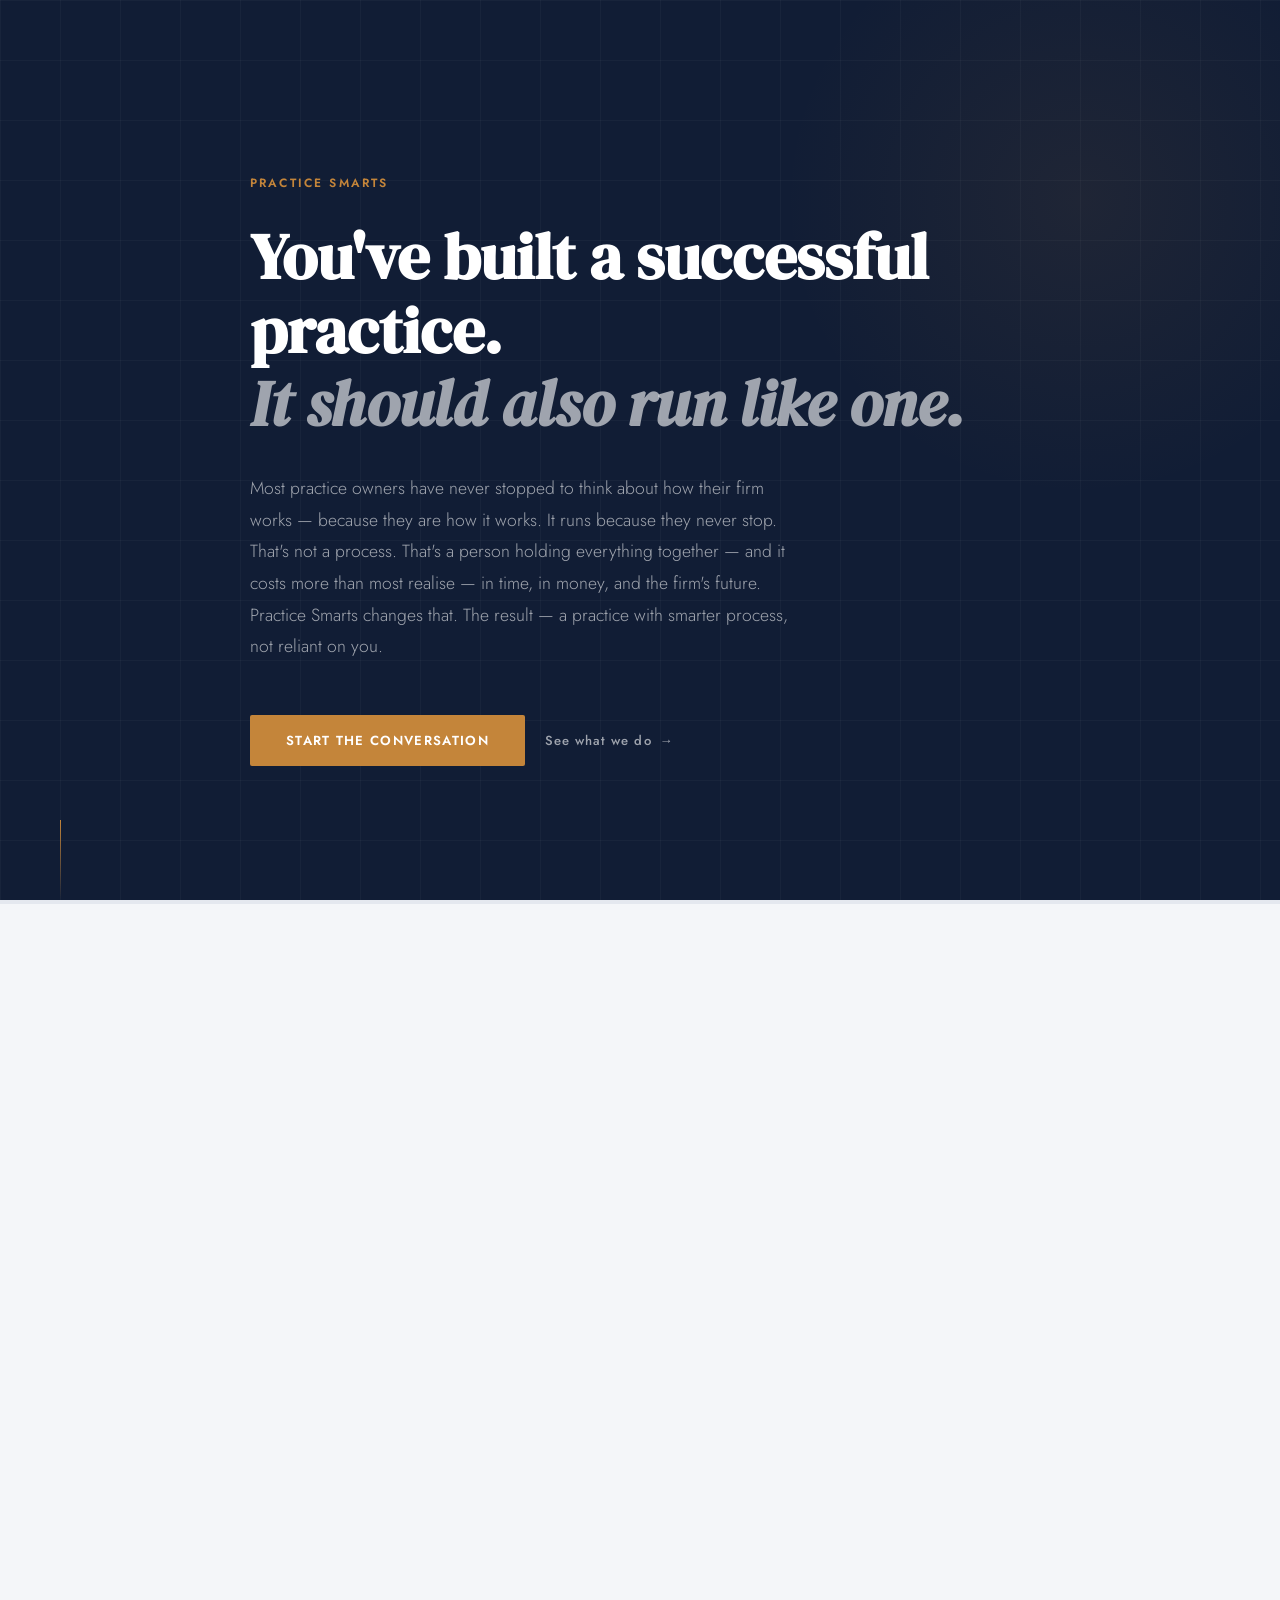
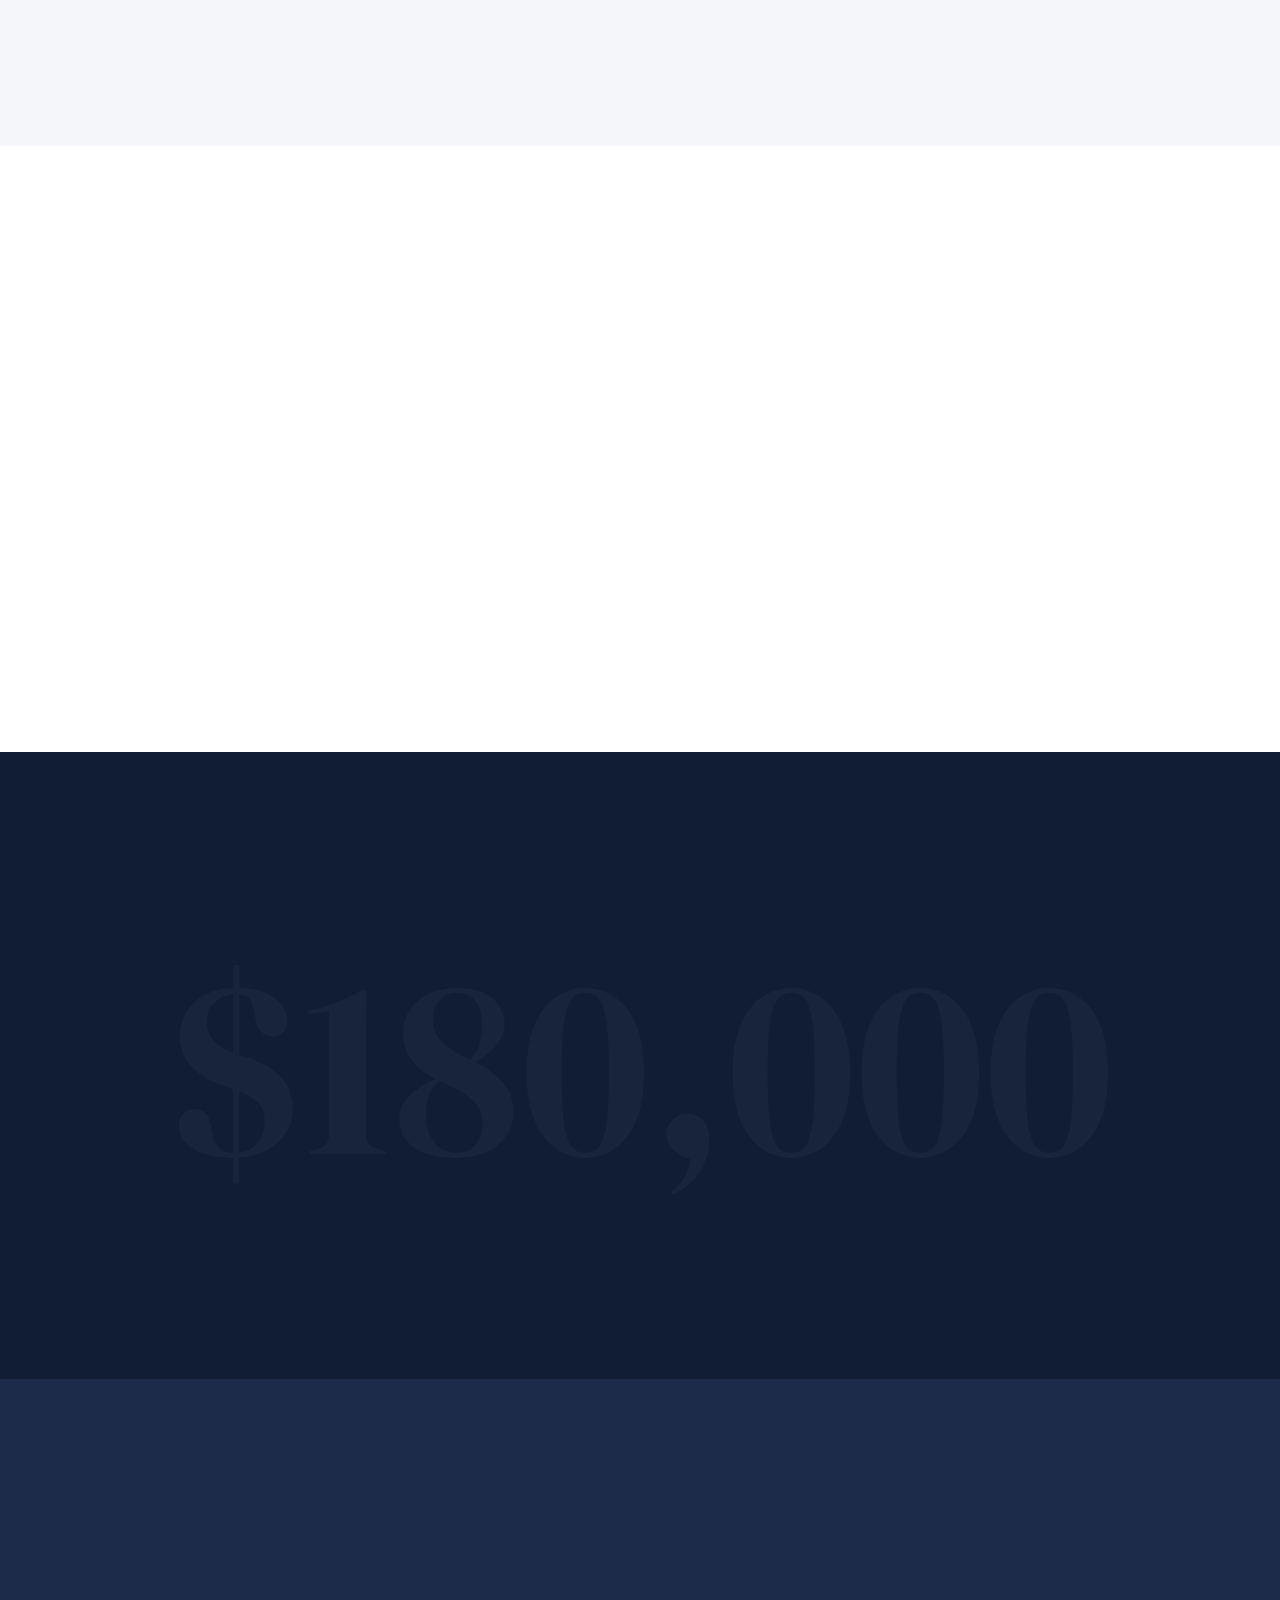
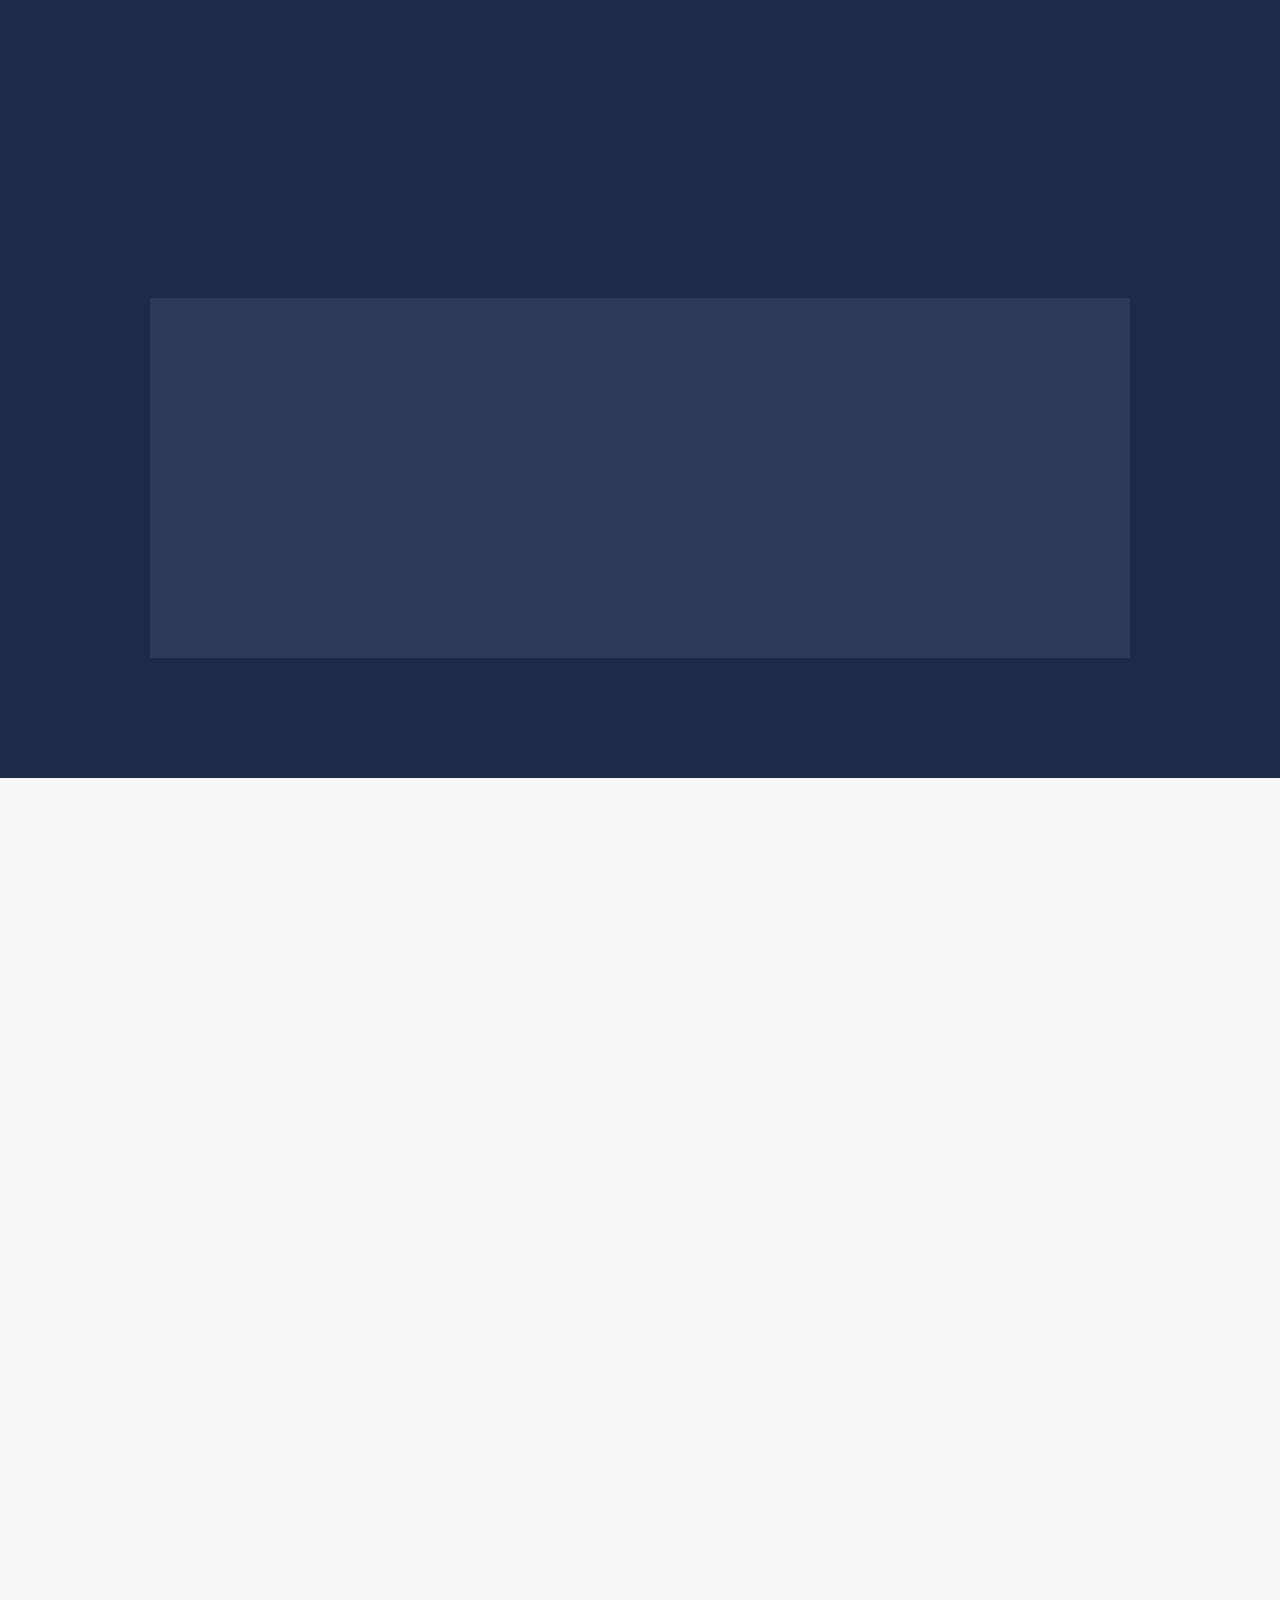
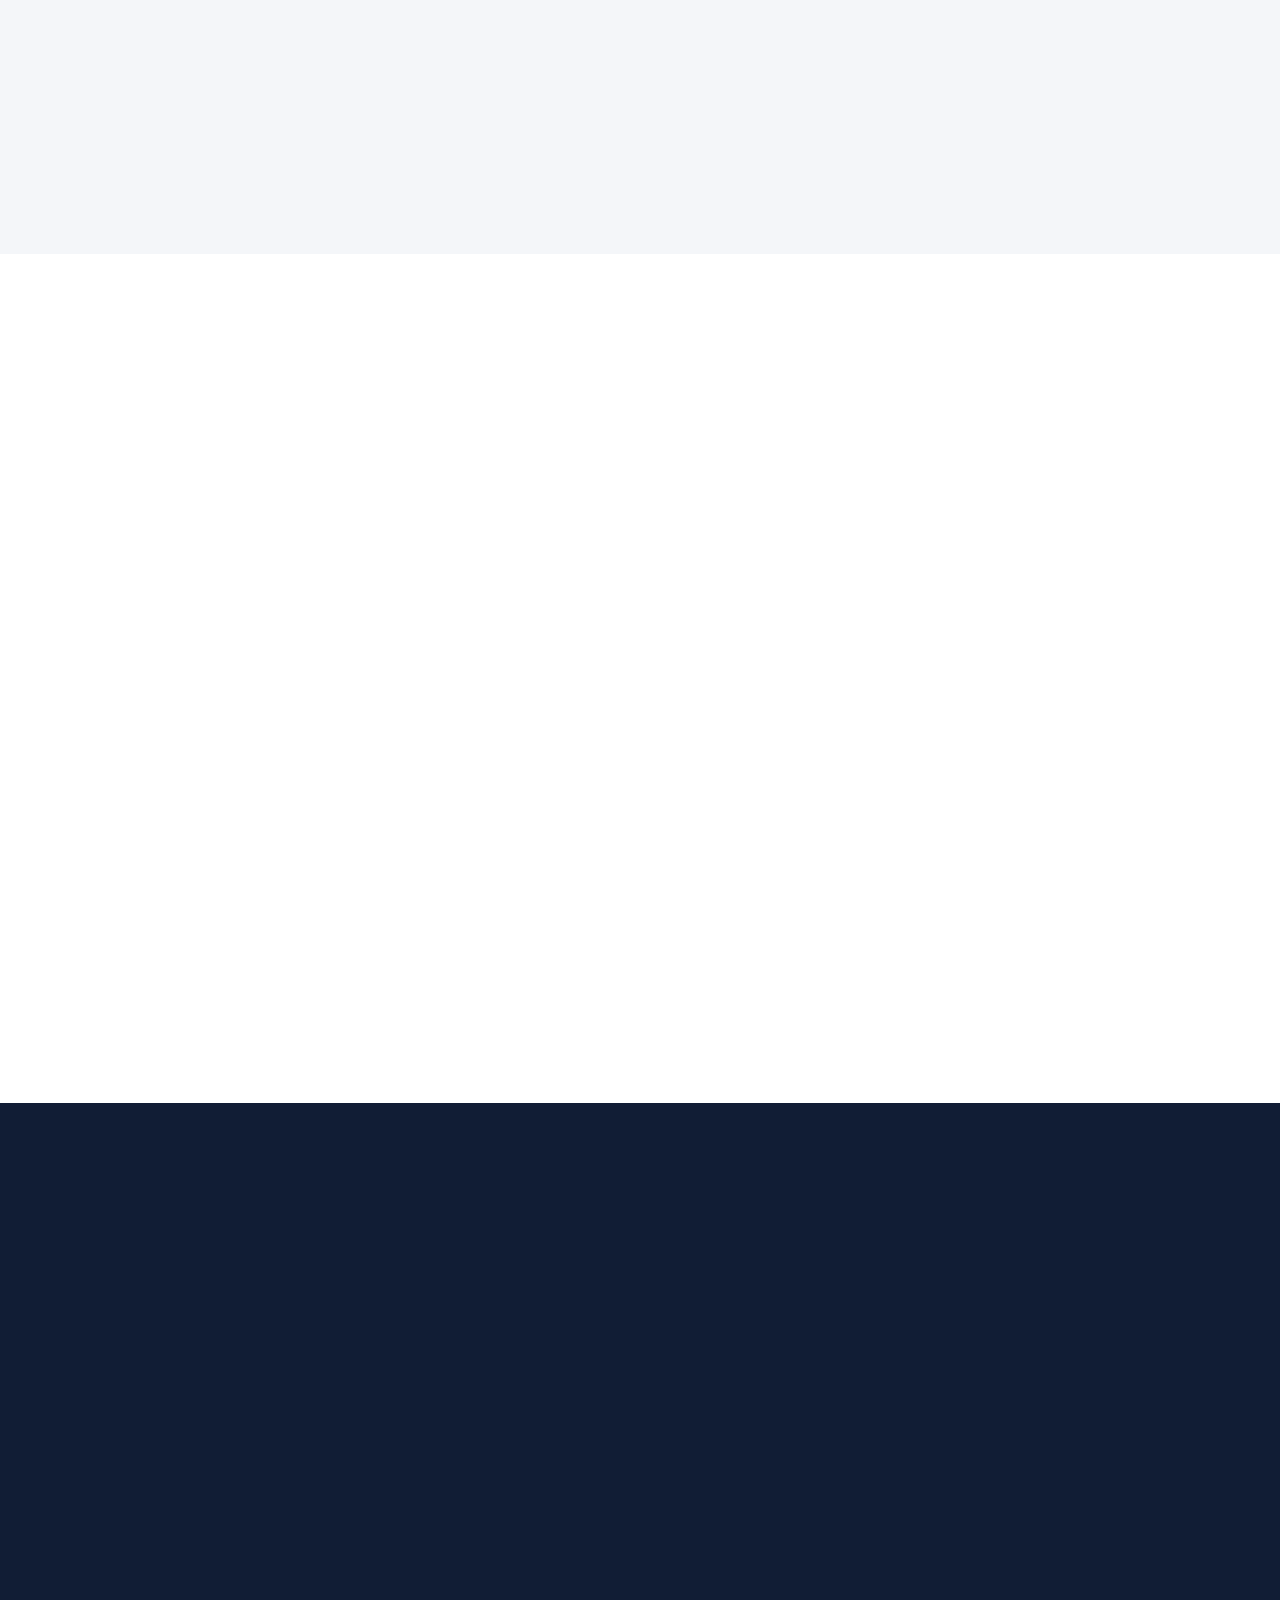
<file: index.html>
<!DOCTYPE html>
<html lang="en">
<head>
<meta charset="UTF-8">
<meta name="viewport" content="width=device-width, initial-scale=1.0">
<title>Practice Smarts — The clever way to run your practice.</title>
<link rel="preconnect" href="https://fonts.googleapis.com">
<link href="https://fonts.googleapis.com/css2?family=DM+Serif+Display:ital@0;1&family=Jost:wght@300;400;500;600&display=swap" rel="stylesheet">
<link rel="stylesheet" href="css/global.css">
<link rel="stylesheet" href="css/home.css">
</head>
<body>

<!-- NAV -->
<div id="nav-placeholder"></div>

<!-- HERO -->
<section id="hero">
  <div class="hero-grid-overlay"></div>
  <div class="hero-glow"></div>
  <div class="hero-inner">
    <p class="hero-eyebrow">Practice Smarts</p>
    <h1 class="hero-headline">You've built a successful practice.<br><em>It should also run like one.</em></h1>
    <p class="hero-body">Most practice owners have never stopped to think about how their firm works — because they are how it works. It runs because they never stop. That's not a process. That's a person holding everything together — and it costs more than most realise — in time, in money, and the firm's future. Practice Smarts changes that. The result — a practice with smarter process, not reliant on you.</p>
    <div class="hero-actions">
      <a href="#contact" class="btn-primary">Start the Conversation</a>
      <a href="#services" class="btn-ghost">See what we do</a>
    </div>
  </div>
  <div class="hero-rule"></div>
</section>

<!-- WHO WE HELP -->
<section id="who">
  <div class="section-inner">
    <div class="who-layout">
      <div class="who-left reveal">
        <p class="section-label">Who We Help</p>
        <h2 class="section-title">For the practice owner who's too busy to notice what busyness is costing them.</h2>
        <p class="who-body">You've grown your practice through skill, relationships, and hard work. But somewhere along the way, it outgrew the way it was built to operate. The work is still good. But the business of doing it is harder than it needs to be.</p>
        <p class="who-body">You don't have the time or energy to stop and fix it. None of the team does either. That's the reality of a busy practice. That's where we come in.</p>
      </div>
      <div class="who-right reveal reveal-delay-2">
        <div class="pain-cards">
          <div class="pain-card">
            <p class="pain-label">The time drain</p>
            <p>"I'm the first one in and the last one out. And I still feel like I'm behind."</p>
          </div>
          <div class="pain-card">
            <p class="pain-label">The delegation problem</p>
            <p>"I've told people what to do. I'm just never quite sure it's been done — until it hasn't."</p>
          </div>
          <div class="pain-card">
            <p class="pain-label">The cost they haven't counted</p>
            <p>"If I added up every hour I spend chasing, checking, and catching things — I don't think I'd want to know the number."</p>
          </div>
          <div class="pain-card">
            <p class="pain-label">The team</p>
            <p>"The team turns up and does the work. But I'm not sure they feel like they're part of something — or that they'd stay if something better came along."</p>
          </div>
        </div>
      </div>
    </div>
  </div>
</section>

<!-- SERVICES -->
<section id="services">
  <div class="section-inner">
    <div class="pf-header reveal">
      <p class="section-label">What We Do</p>
      <h2 class="section-title">One program. Designed around your firm.</h2>
    </div>
    <div class="pf-intro reveal">
      <p class="pf-line">Practice Flow is the operational state your firm reaches when everything works as it should — when work moves cleanly, nothing falls through the gaps, and your people enjoy doing the work they were hired to do. Clients get a better experience. You build a more valuable firm.</p>
      <p class="pf-line">Every engagement is tailored and begins only after you are convinced of its worth.</p>
      <a href="pages/practice-flow.html" class="btn-ghost-navy">Learn more about Practice Flow →</a>
    </div>
  </div>
</section>

<!-- CALCULATOR CTA -->
<section id="calculator-cta" style="background: var(--navy-dark); padding: 100px 0; position: relative; overflow: hidden;">
  <div style="position: absolute; inset: 0; display: flex; align-items: center; justify-content: center; pointer-events: none; user-select: none;">
    <span style="font-family: 'DM Serif Display', serif; font-size: clamp(8rem, 20vw, 18rem); color: rgba(255,255,255,0.03); line-height: 1; white-space: nowrap;">$180,000</span>
  </div>
  <div class="section-inner" style="position: relative; z-index: 2; text-align: center;">
    <p class="section-label reveal" style="text-align: center;">The Number That Changes the Conversation</p>
    <h2 class="section-title light reveal reveal-delay-1" style="max-width: 640px; margin: 0 auto 20px;">Most practice owners have never stopped to calculate what running on instinct actually costs.</h2>
    <p class="reveal reveal-delay-2" style="font-size: 1rem; font-weight: 300; color: rgba(255,255,255,0.5); max-width: 480px; margin: 0 auto 48px; line-height: 1.8;">Input a few details about your firm. See what inefficiency is costing you annually — in time, in money, and in people. This takes four minutes.</p>
    <a href="pages/calculator.html" class="btn-primary reveal reveal-delay-3">Put a Number on It →</a>
  </div>
</section>

<!-- HOW WE WORK -->
<section id="how">
  <div class="section-inner">
    <div class="reveal">
      <p class="section-label">How We Work</p>
      <h2 class="section-title" style="color:var(--white); max-width:100%;">Clear strategy. Effective process. Minimal disruption.<br>We carry the load.</h2>
    </div>
    <p class="how-body-intro reveal reveal-delay-1">You can't read the label from inside the bottle. An external perspective sees what familiarity hides — the habits, the workarounds, the things everyone does without asking why. We bring that perspective, then do the work of fixing what we find.</p>
    <div class="steps">
      <div class="step reveal">
        <p class="step-num">Step 01</p>
        <h3 class="step-title">Assess</h3>
        <p class="step-body">We spend time in your firm with your team — listening and mapping. We identify where time is being lost and where the friction really lives, not just where it's visible.</p>
        <div class="step-connector"></div>
      </div>
      <div class="step reveal reveal-delay-1">
        <p class="step-num">Step 02</p>
        <h3 class="step-title">Design</h3>
        <p class="step-body">We build a tailored plan for your firm — practical, sequenced, and grounded in what your team can actually adopt. No generic frameworks. No off-the-shelf answers.</p>
        <div class="step-connector"></div>
      </div>
      <div class="step reveal reveal-delay-2">
        <p class="step-num">Step 03</p>
        <h3 class="step-title">Implement</h3>
        <p class="step-body">We manage the rollout. We work alongside your people, help them adopt change, and make sure new systems land properly — not just on paper.</p>
        <div class="step-connector"></div>
      </div>
      <div class="step reveal reveal-delay-3">
        <p class="step-num">Step 04</p>
        <h3 class="step-title">Optimise</h3>
        <p class="step-body">Efficiency isn't a one-time project — and we're not a one-visit consultancy. We stay connected, keep refining, and make sure the gains don't quietly disappear once we're gone.</p>
      </div>
    </div>
  </div>
</section>

<!-- WHY PRACTICE SMARTS -->
<section id="why">
  <div class="section-inner">
    <div class="why-layout">
      <div class="why-left reveal">
        <p class="section-label">Why Practice Smarts</p>
        <h2 class="section-title">We understand the business of professional services</h2>
        <p class="why-body">Every practice we work with has the same story — built on talent, hard work, and relationships. Without noticing, it outgrows the way it runs. We've worked with firms ready to embrace what change offers — and we've been careful enough to know what to leave alone.</p>
      </div>
      <div class="why-right">
        <div class="differentiator reveal">
          <div class="diff-icon">
            <svg viewBox="0 0 24 24"><path d="M12 2L2 7l10 5 10-5-10-5z"/><path d="M2 17l10 5 10-5"/><path d="M2 12l10 5 10-5"/></svg>
          </div>
          <div>
            <h3 class="diff-title">We do the heavy lifting.</h3>
            <p class="diff-body">You don't need another project to manage. We own the process from start to finish — designing the changes, running the implementation, and making sure things stick. You're always across it. Making key decisions. You're just not doing all of it.</p>
          </div>
        </div>
        <div class="differentiator reveal reveal-delay-1">
          <div class="diff-icon">
            <svg viewBox="0 0 24 24"><circle cx="12" cy="12" r="10"/><path d="M12 8v4l3 3"/></svg>
          </div>
          <div>
            <h3 class="diff-title">Built for firms committed to a better vision.</h3>
            <p class="diff-body">Every firm we work with is running at its current capacity. Our approach is designed to enhance your day-to-day operations, not interrupt them.</p>
          </div>
        </div>
        <div class="differentiator reveal reveal-delay-2">
          <div class="diff-icon">
            <svg viewBox="0 0 24 24"><path d="M22 12h-4l-3 9L9 3l-3 9H2"/></svg>
          </div>
          <div>
            <h3 class="diff-title">Built to last beyond our involvement.</h3>
            <p class="diff-body">We don't hand over a report and leave. We build processes and tools that adapt — so the improvements we make today continue to strengthen as your firm grows and evolves.</p>
          </div>
        </div>
        <div class="differentiator reveal reveal-delay-3">
          <div class="diff-icon">
            <svg viewBox="0 0 24 24"><path d="M17 21v-2a4 4 0 0 0-4-4H5a4 4 0 0 0-4 4v2"/><circle cx="9" cy="7" r="4"/><path d="M23 21v-2a4 4 0 0 0-3-3.87"/><path d="M16 3.13a4 4 0 0 1 0 7.75"/></svg>
          </div>
          <div>
            <h3 class="diff-title">The team is often more than half the outcome.</h3>
            <p class="diff-body">The firms that perform best aren't just better organised — they're better places to work. When people operate in a well-run environment, with clear process and less daily friction, something shifts. They contribute more, stay longer, and care more about where the practice goes. That's not a side effect. It's the point.</p>
          </div>
        </div>
      </div>
    </div>
  </div>
</section>

<!-- ABOUT -->
<section id="about">
  <div class="section-inner">
    <div class="about-layout">
      <div class="about-left reveal">
        <p class="section-label">About Us</p>
        <h2 class="section-title">Specialists in the business of professional services</h2>
        <p class="about-body">Practice Smarts was founded on a straightforward observation: law firms and accounting practices are full of intelligent, capable people who could perform better, enjoy their work more, and build something stronger — if the processes and tools around them were better designed.</p>
        <p class="about-body">We work exclusively with law and accounting firms — because we know this world. The partnership culture, the client pressures, and what it actually takes to improve a practice without erasing what makes it work.</p>
        <p class="about-body">Our clients don't hire us because they're failing. They hire us because they're successful, and they want their practice to reflect that — and reinforce it to their people.</p>
      </div>
      <div class="about-right reveal reveal-delay-2">
        <blockquote class="about-quote">"The clever way to run your practice."</blockquote>
        <p class="about-quote-attr">Practice Smarts</p>
        <a href="pages/about.html" class="btn-ghost" style="margin-top: 32px; display: inline-flex; color: rgba(255,255,255,0.6); font-size: 0.82rem; font-weight: 500; letter-spacing: 0.08em; text-decoration: none; align-items: center; gap: 8px; transition: color 0.2s;">The people behind Practice Smarts →</a>
      </div>
    </div>
  </div>
</section>

<!-- CONTACT -->
<section id="contact">
  <div class="section-inner">
    <p class="section-label reveal">Get in Touch</p>
    <h2 class="contact-title reveal reveal-delay-1">Ready to see what a better-run practice looks like?</h2>
    <p class="contact-sub reveal reveal-delay-2">Tell us a little about your firm and what's on your mind. We'll take it from there.</p>
    <form class="contact-form reveal reveal-delay-3" onsubmit="return false;">
      <div class="form-row">
        <div class="form-field">
          <input type="text" placeholder="Your name">
        </div>
        <div class="form-field">
          <input type="text" placeholder="Firm name">
        </div>
      </div>
      <div class="form-row">
        <div class="form-field">
          <input type="email" placeholder="Email address">
        </div>
        <div class="form-field">
          <select>
            <option value="" disabled selected>Type of firm</option>
            <option>Law firm</option>
            <option>Accounting practice</option>
            <option>Both</option>
          </select>
        </div>
      </div>
      <div class="form-field">
        <textarea placeholder="What's on your mind? A rough sense of what you're dealing with is enough to get started."></textarea>
      </div>
      <button type="submit" class="form-submit">Send Message</button>
    </form>
  </div>
</section>

<!-- FOOTER -->
<div id="footer-placeholder"></div>

<script src="js/components.js"></script>
<script>
  loadNav('main');
  loadFooter('full');
</script>
</body>
</html>
</file>
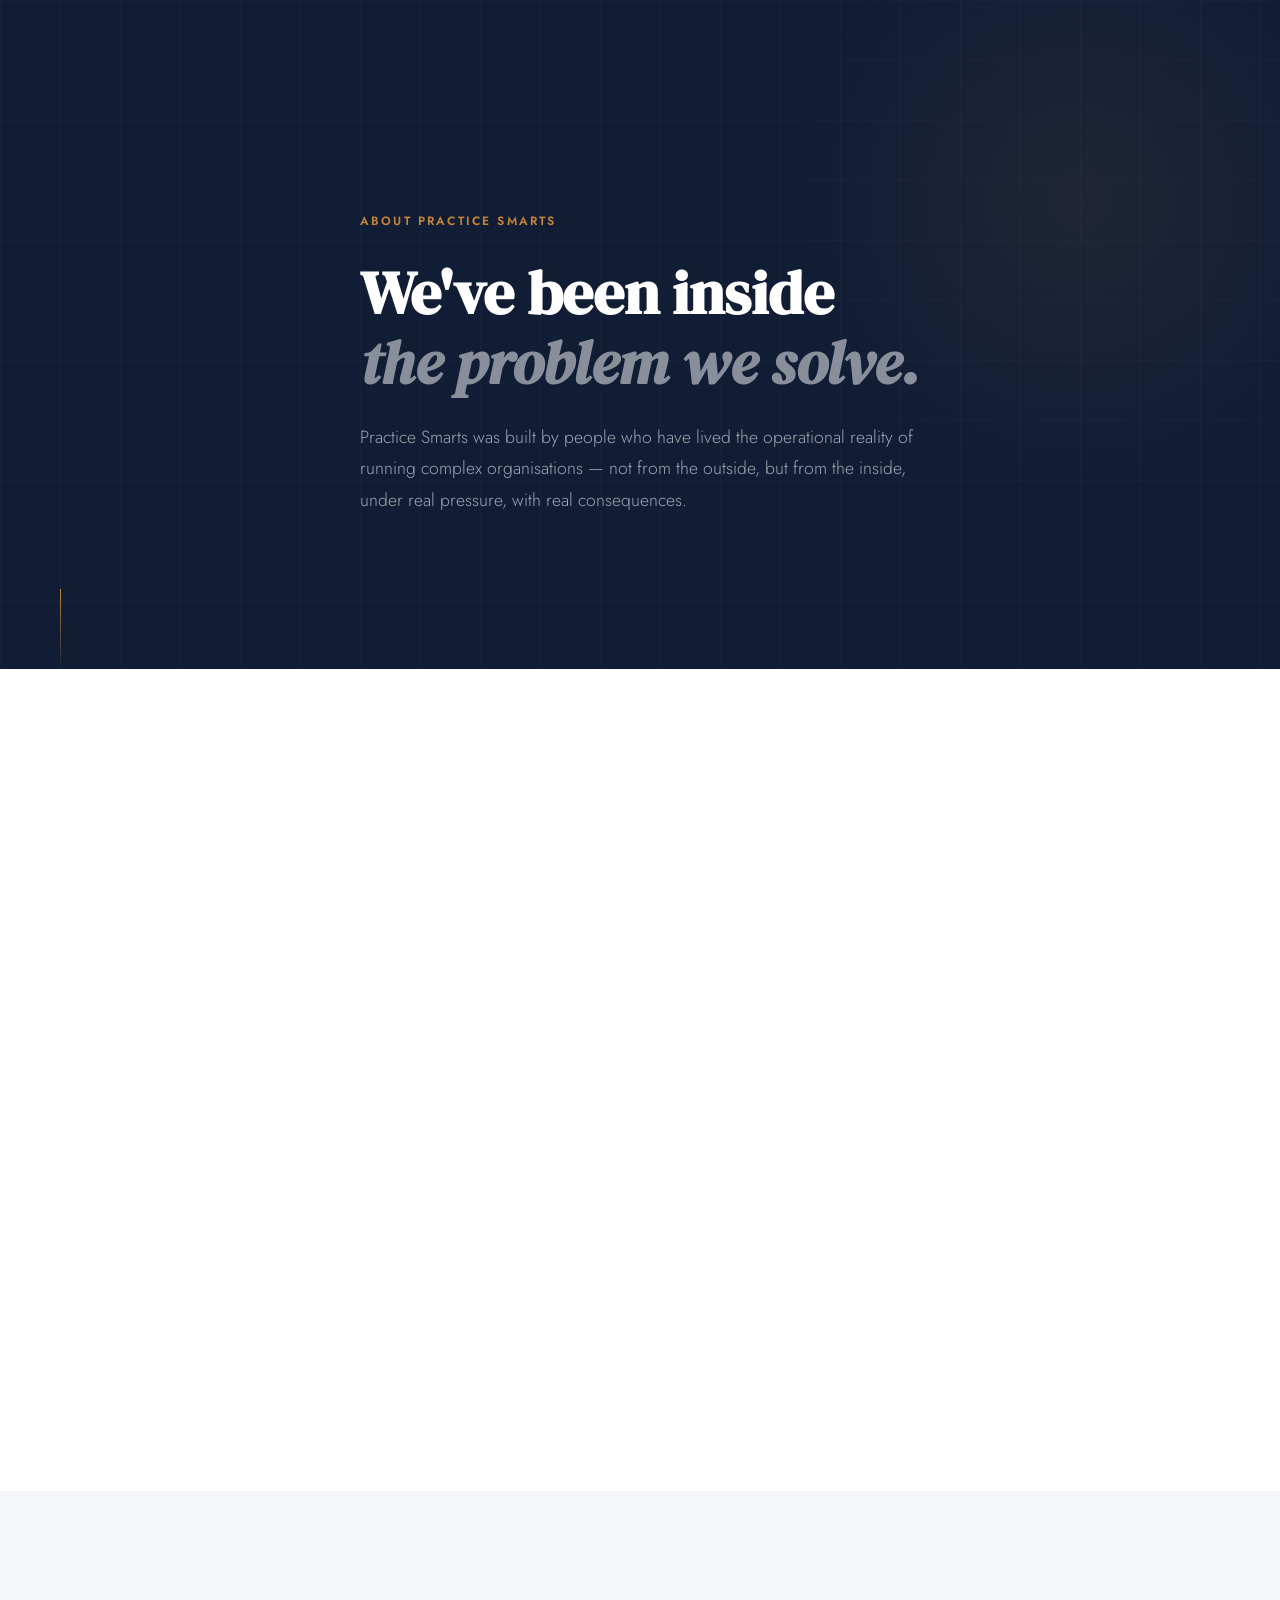
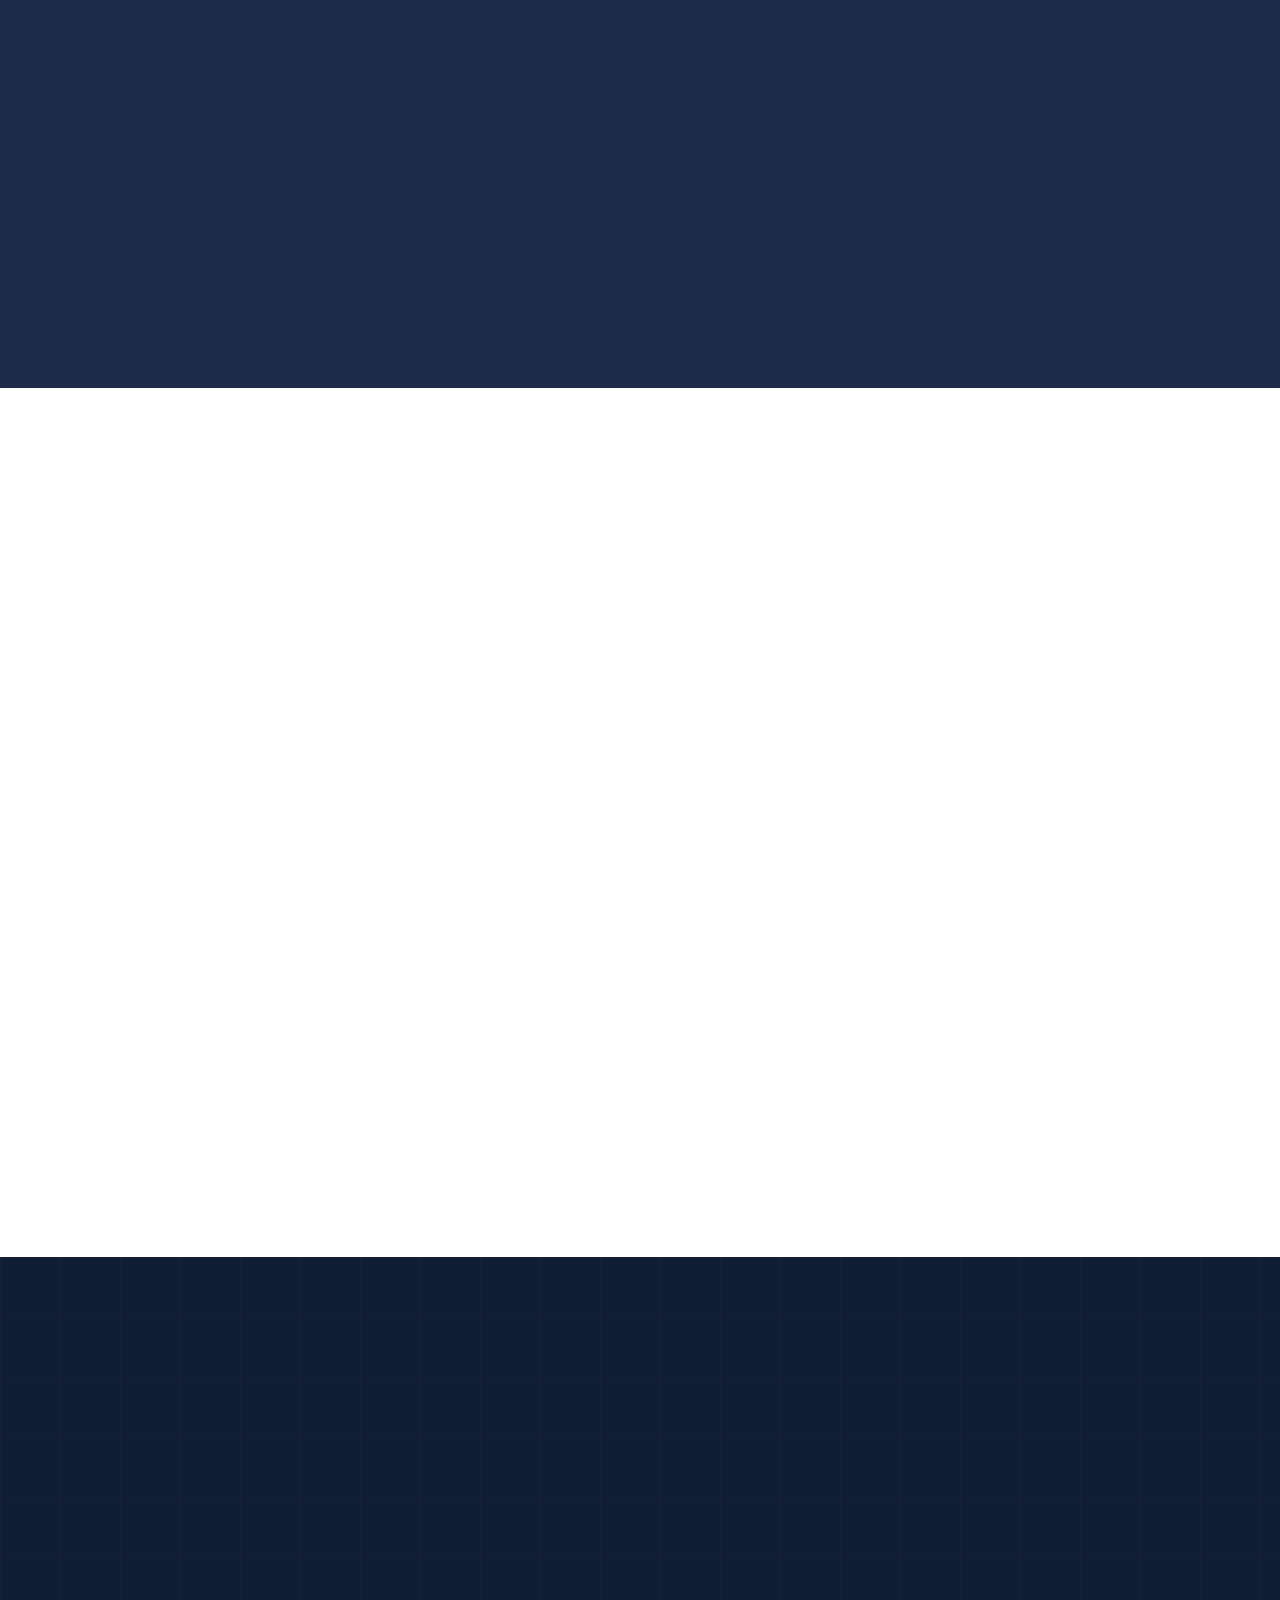
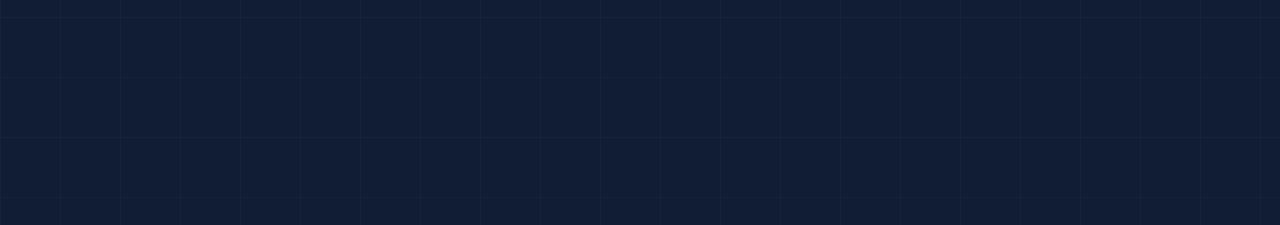
<file: pages/about.html>
<!DOCTYPE html>
<html lang="en">
<head>
<meta charset="UTF-8">
<meta name="viewport" content="width=device-width, initial-scale=1.0">
<title>About Us — Practice Smarts</title>
<link rel="preconnect" href="https://fonts.googleapis.com">
<link href="https://fonts.googleapis.com/css2?family=DM+Serif+Display:ital@0;1&family=Jost:wght@300;400;500;600&display=swap" rel="stylesheet">
<link rel="stylesheet" href="../css/global.css">
<link rel="stylesheet" href="../css/about.css">
<link rel="stylesheet" href="../css/home.css">
</head>
<body>

<div id="nav-placeholder"></div>

<!-- HERO -->
<section class="about-hero">
  <div class="hero-grid"></div>
  <div class="hero-glow"></div>
  <div class="hero-rule"></div>
  <div class="hero-inner">
    <p class="hero-eyebrow">About Practice Smarts</p>
    <h1 class="hero-title">We've been inside<br><em>the problem we solve.</em></h1>
    <p class="hero-body">Practice Smarts was built by people who have lived the operational reality of running complex organisations — not from the outside, but from the inside, under real pressure, with real consequences.</p>
  </div>
</section>

<!-- FOUNDING STORY -->
<section class="founding-section">
  <div class="section-inner">
    <div class="founding-layout">
      <div class="reveal">
        <p class="section-label">Why We Exist</p>
        <h2 class="section-title">Founded on experience, not theory.</h2>
        <p class="founding-body">Practice Smarts was founded on a straightforward observation: law firms and accounting practices are full of intelligent, capable people who could perform better, enjoy their work more, and build something stronger — if the processes and tools around them were better designed.</p>
        <p class="founding-body">We work exclusively with law and accounting firms because we know this world — the partnership culture, the client pressures, and what it actually takes to improve a practice without erasing what makes it work.</p>
        <p class="founding-body">Our clients don't hire us because they're failing. They hire us because they're successful — and they want their practice to reflect that, and reinforce it to the people around them.</p>
      </div>
      <div class="reveal reveal-delay-2">
        <div class="founding-quote">
          <p class="founding-quote-text">"Every practice we work with has the same story — built on talent, hard work, and relationships. Without noticing, it outgrows the way it runs."</p>
          <p class="founding-quote-attr">Practice Smarts</p>
        </div>
      </div>
    </div>
  </div>
</section>

<!-- TEAM -->
<section class="team-section">
  <div class="section-inner">
    <div class="team-header reveal">
      <p class="section-label">The People Behind Practice Smarts</p>
      <h2 class="section-title">Two careers. One clear purpose.</h2>
    </div>
    <div class="team-grid">
      <div class="team-card reveal">
        <div class="team-photo">
          <div class="team-photo-placeholder">
            <p class="team-photo-initials">DM</p>
            <p class="team-photo-label">Photo coming soon</p>
          </div>
          <div class="team-photo-tag">
            <p class="team-photo-name">Dee Marr</p>
            <p class="team-photo-role">Chief Executive Officer</p>
          </div>
        </div>
        <div class="team-content">
          <p class="team-bio">Dee spent her career building things that work — from the inside out. As a senior HR leader and then Operations Manager of a 50-person business, she was the person responsible for making complex organisations actually function. Not advising from the outside, but owning the outcome from within.</p>
          <p class="team-bio" style="margin-top:14px;">She has built process from scratch, restructured roles when the existing ones weren't working, and redesigned communication so that work moved the way it should. She has also led a business through genuine adversity — turning around a company deep in debt, then navigating the damage COVID brought when conditions had finally improved. That kind of experience doesn't come from a textbook.</p>
          <div class="team-credentials">
            <div class="credential"><div class="credential-dot"></div><p class="credential-text">Senior HR leadership across complex, multi-team organisations</p></div>
            <div class="credential"><div class="credential-dot"></div><p class="credential-text">Six years as Operations Manager of a 50-person business</p></div>
            <div class="credential"><div class="credential-dot"></div><p class="credential-text">Led business turnaround under financial pressure and through COVID</p></div>
            <div class="credential"><div class="credential-dot"></div><p class="credential-text">Deep experience in process design, role restructuring and workflow improvement</p></div>
          </div>
          <a href="https://www.linkedin.com/in/deannemarr/" target="_blank" class="team-linkedin">Connect on LinkedIn</a>
        </div>
      </div>
      <div class="team-card reveal reveal-delay-2">
        <div class="team-photo">
          <div class="team-photo-placeholder">
            <p class="team-photo-initials">RW</p>
            <p class="team-photo-label">Photo coming soon</p>
          </div>
          <div class="team-photo-tag">
            <p class="team-photo-name">Roy West</p>
            <p class="team-photo-role">Principal Consultant</p>
          </div>
        </div>
        <div class="team-content">
          <p class="team-bio">Roy has spent twenty years working with business owners — and fifteen of those specifically with law firms and accounting practices through his firm, Business for Lawyers. He understands the commercial reality these principals operate under, what it takes to earn their trust, and what they actually need to hear before they'll consider changing anything.</p>
          <p class="team-bio" style="margin-top:14px;">He has seen what sustained, trusted involvement can deliver. One accounting firm he worked with grew from six staff to thirty over eight years — not through a single intervention, but through the kind of consistent, compounding improvement that only comes when a business owner is genuinely committed to building something better. Before his coaching work, Roy spent three years in process implementation — giving him the operational grounding to match his commercial instincts.</p>
          <div class="team-credentials">
            <div class="credential"><div class="credential-dot"></div><p class="credential-text">Twenty years as a business coach, fifteen specifically with law and accounting firms</p></div>
            <div class="credential"><div class="credential-dot"></div><p class="credential-text">Founder of Business for Lawyers</p></div>
            <div class="credential"><div class="credential-dot"></div><p class="credential-text">Guided an accounting firm from 6 to 30 staff over eight years</p></div>
            <div class="credential"><div class="credential-dot"></div><p class="credential-text">Three years in process implementation prior to coaching career</p></div>
          </div>
          <a href="https://www.linkedin.com/in/westroy/" target="_blank" class="team-linkedin">Connect on LinkedIn</a>
        </div>
      </div>
    </div>
  </div>
</section>

<!-- STORY BAND -->
<div class="story-band">
  <div class="story-inner">
    <div class="story-header reveal">
      <p class="section-label" style="color: var(--amber);">What We've Lived</p>
      <h2 class="section-title" style="color: var(--white);">The experience that makes the difference.</h2>
    </div>
    <div class="story-grid">
      <div class="story-card reveal">
        <p class="story-card-name">Dee Marr — Operations</p>
        <p class="story-card-pull">"We turned it around. Then COVID arrived."</p>
        <p class="story-card-body">Dee led the operational recovery of a business carrying significant debt — rebuilding process, restructuring the team, and restoring momentum. Just as the firm found its footing, COVID changed everything again. Managing through both required the kind of calm, systematic thinking under pressure that no consulting engagement can teach. It's the experience that shapes how she approaches every Practice Flow engagement.</p>
      </div>
      <div class="story-card reveal reveal-delay-2">
        <p class="story-card-name">Roy West — Business for Lawyers</p>
        <p class="story-card-pull">"Six staff to thirty. Eight years of trust."</p>
        <p class="story-card-body">Over eight years, Roy worked alongside the owner of an accounting practice as it grew from a small team of six to a thirty-person firm. That kind of growth doesn't happen through a series of recommendations — it happens through sustained, trusted involvement where the adviser understands the business as well as the owner does. It's the model Roy brings to every Practice Smarts engagement.</p>
      </div>
    </div>
  </div>
</div>

<!-- COMBINED -->
<section class="combined-section">
  <div class="section-inner">
    <div class="combined-layout">
      <div class="combined-left reveal">
        <p class="section-label">Together</p>
        <h2 class="section-title">The combination that works.</h2>
        <p class="combined-body">Dee brings the operational depth — the experience of building and fixing complex organisations from the inside. Roy brings the professional services relationship — two decades of understanding what law and accounting firm owners need before they'll trust anyone with the way their firm runs.</p>
        <p class="combined-body">Between them, they've lived both sides of the problem. That's what Practice Smarts is built on.</p>
      </div>
      <div class="combined-right reveal reveal-delay-2">
        <div class="combined-item">
          <h3 class="combined-item-title">Operational credibility</h3>
          <p class="combined-item-body">We've built process, restructured teams, and improved workflow inside real organisations under real pressure — not in theory, not from the outside.</p>
        </div>
        <div class="combined-item">
          <h3 class="combined-item-title">Professional services fluency</h3>
          <p class="combined-item-body">Fifteen years working exclusively with law firms and accounting practices means we understand the culture, the constraints, and what it takes to earn the trust of a senior principal.</p>
        </div>
        <div class="combined-item">
          <h3 class="combined-item-title">Sustained involvement</h3>
          <p class="combined-item-body">Our best work happens over time — not in a single engagement. We build the kind of relationship where the improvements we make today keep compounding as the firm grows.</p>
        </div>
        <div class="combined-item">
          <h3 class="combined-item-title">Careful by design</h3>
          <p class="combined-item-body">We've worked with enough firms to know what shouldn't change. We improve what needs improving — and leave alone what's working.</p>
        </div>
      </div>
    </div>
  </div>
</section>

<!-- CTA -->
<section class="cta-section">
  <div class="cta-grid-overlay"></div>
  <div class="section-inner cta-inner">
    <p class="section-label reveal" style="text-align:center;">The First Step</p>
    <h2 class="cta-title reveal reveal-delay-1">Ready to see what a better-run practice looks like?</h2>
    <p class="cta-body reveal reveal-delay-2">Three questions. No obligation. A clear picture of what's possible — and whether Practice Flow is the right fit for your firm.</p>
    <a href="first-step.html" class="btn-primary reveal reveal-delay-3">Take the First Step</a>
  </div>
</section>

<div id="footer-placeholder"></div>

<script src="../js/components.js"></script>
<script>
  loadNav('main');
  loadFooter('simple');
</script>
</body>
</html>
</file>
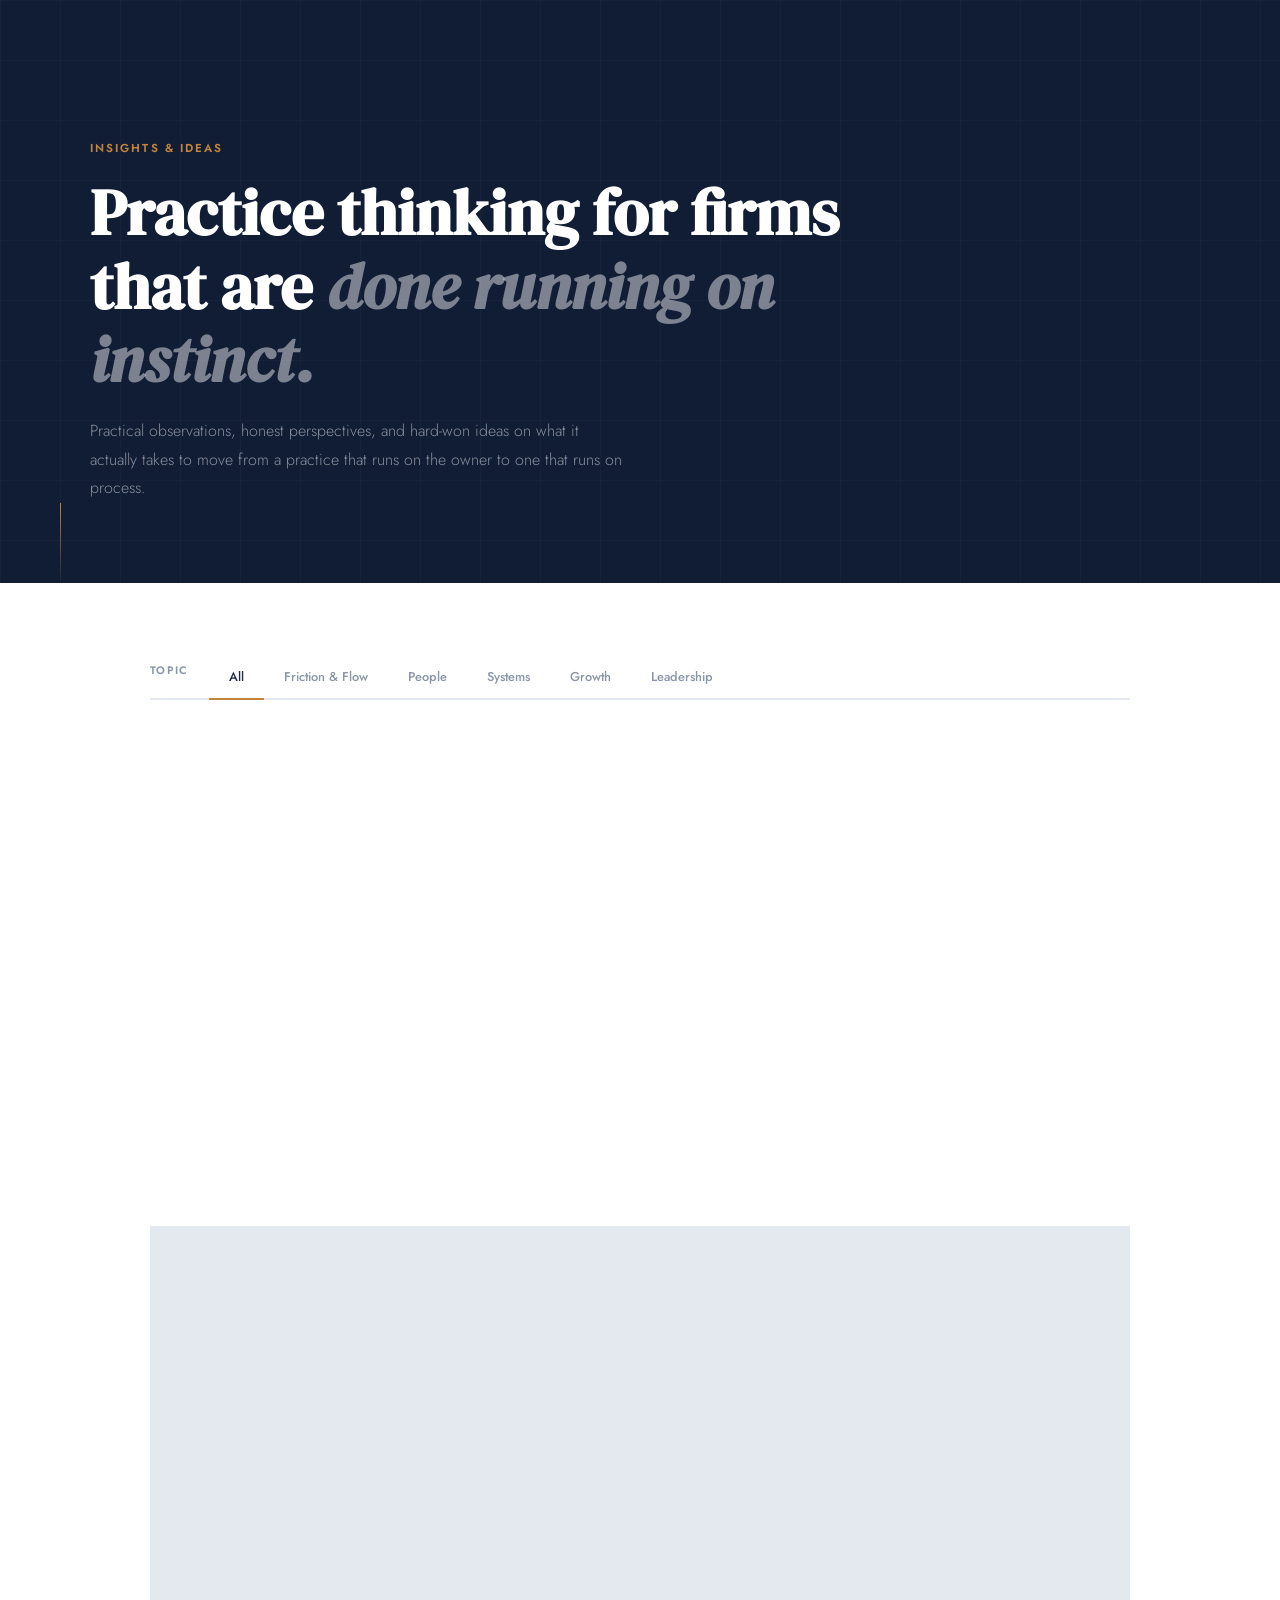
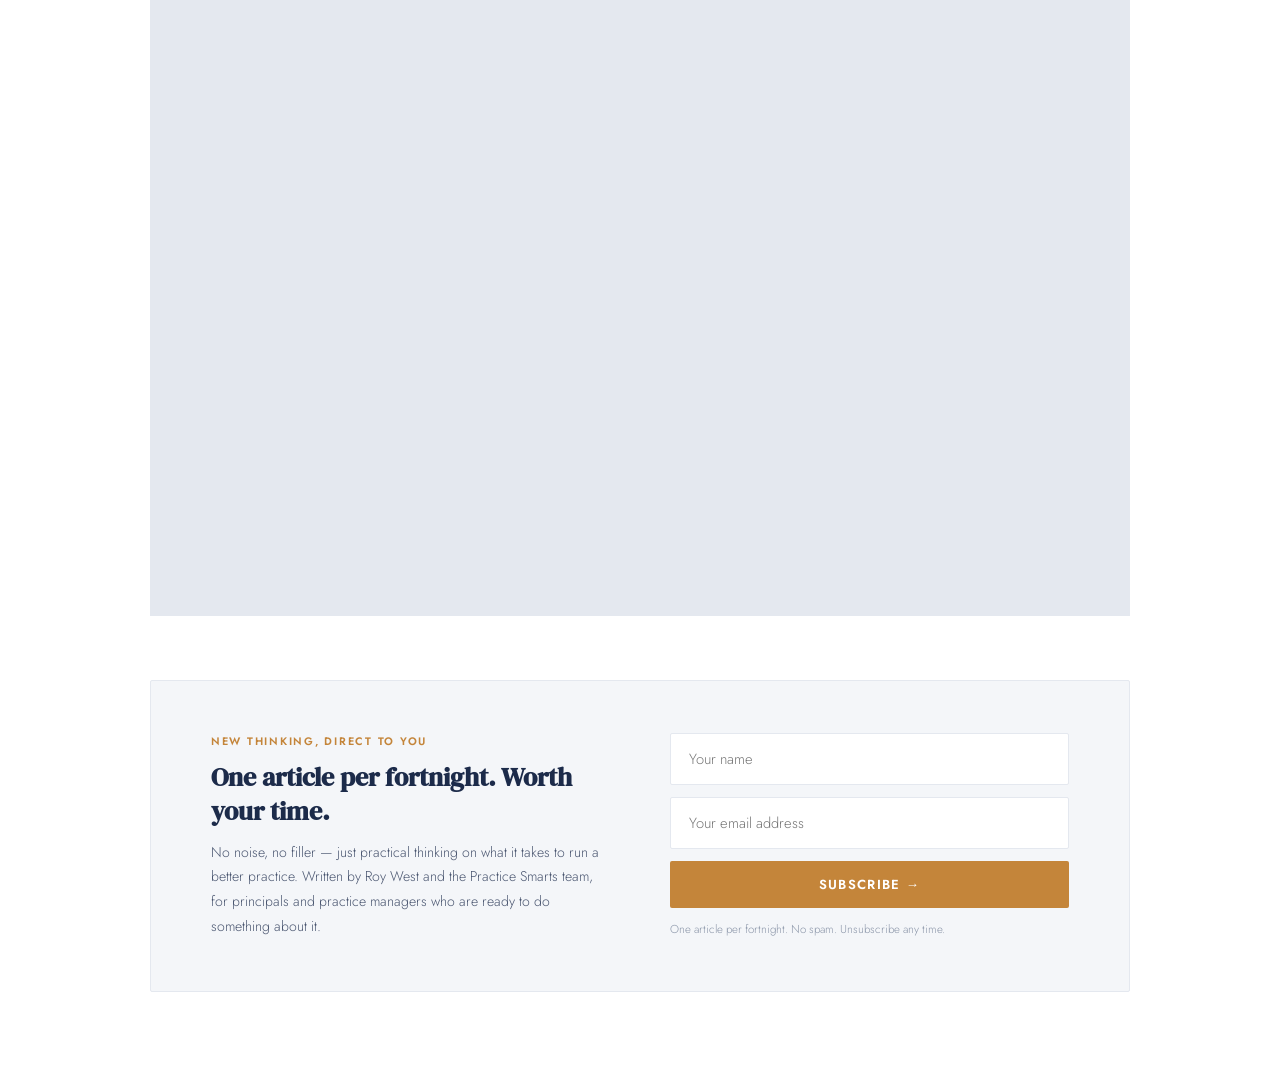
<file: pages/blog.html>
<!DOCTYPE html>
<html lang="en">
<head>
<meta charset="UTF-8">
<meta name="viewport" content="width=device-width, initial-scale=1.0">
<title>Insights — Practice Smarts</title>
<link rel="preconnect" href="https://fonts.googleapis.com">
<link href="https://fonts.googleapis.com/css2?family=DM+Serif+Display:ital@0;1&family=Jost:wght@300;400;500;600&display=swap" rel="stylesheet">
<link rel="stylesheet" href="../css/global.css">
<link rel="stylesheet" href="../css/blog.css">
<style>
/* ── Clickable card overrides ── */
a.blog-card-link {
  text-decoration: none;
  color: inherit;
  display: block;
}
a.blog-card-link:hover .blog-title {
  color: var(--amber, #c4853a);
  transition: color 0.2s;
}
a.blog-card-link:hover .blog-readlink {
  opacity: 1;
}
.blog-featured-link {
  text-decoration: none;
  color: inherit;
  display: block;
}
.blog-featured-link:hover h2 {
  color: var(--amber-light, #d4a95a) !important;
  transition: color 0.2s;
}
</style>
</head>
<body>

<div id="nav-placeholder"></div>

<div class="blog-hero">
  <div class="hero-grid"></div>
  <div class="hero-rule"></div>
  <div class="blog-hero-inner">
    <p class="blog-hero-eyebrow">Insights &amp; Ideas</p>
    <h1 class="blog-hero-title">Practice thinking for firms that are <em>done running on instinct.</em></h1>
    <p class="blog-hero-body">Practical observations, honest perspectives, and hard-won ideas on what it actually takes to move from a practice that runs on the owner to one that runs on process.</p>
  </div>
</div>

<div class="blog-content">

  <!-- FILTERS -->
  <div class="blog-filters">
    <span class="blog-filters-label">Topic</span>
    <button class="blog-filter active" onclick="blogFilter('all',this)">All</button>
    <button class="blog-filter" onclick="blogFilter('friction',this)">Friction &amp; Flow</button>
    <button class="blog-filter" onclick="blogFilter('people',this)">People</button>
    <button class="blog-filter" onclick="blogFilter('systems',this)">Systems</button>
    <button class="blog-filter" onclick="blogFilter('growth',this)">Growth</button>
    <button class="blog-filter" onclick="blogFilter('leadership',this)">Leadership</button>
  </div>

  <!-- ★ FEATURED POST — The Workaround That Became Permanent -->
  <a href="workaround-blog.html" class="blog-featured-link">
    <div class="blog-featured reveal" data-btopic="friction" style="display:grid;grid-template-columns:1fr 1fr;gap:0;background:var(--navy);border-radius:2px;overflow:hidden;margin-bottom:48px;cursor:pointer;">
      <div style="background:var(--navy-mid);position:relative;overflow:hidden;min-height:360px;display:flex;align-items:flex-end;padding:36px;">
        <div style="position:absolute;inset:0;background-image:linear-gradient(rgba(255,255,255,0.03) 1px,transparent 1px),linear-gradient(90deg,rgba(255,255,255,0.03) 1px,transparent 1px);background-size:40px 40px;"></div>
        <div style="font-family:'DM Serif Display',serif;font-size:8rem;color:rgba(255,255,255,0.04);line-height:1;position:absolute;bottom:-20px;right:20px;pointer-events:none;user-select:none;">01</div>
        <p style="font-family:'DM Serif Display',serif;font-size:1.3rem;font-style:italic;color:rgba(255,255,255,0.55);line-height:1.5;position:relative;z-index:2;max-width:320px;border-left:3px solid var(--amber);padding-left:20px;">"The question isn't whether your firm has workarounds. The question is whether you're running them, or they're running you."</p>
      </div>
      <div style="padding:44px 48px;display:flex;flex-direction:column;justify-content:space-between;position:relative;">
        <div style="position:absolute;top:0;left:0;width:100%;height:3px;background:var(--amber);"></div>
        <div>
          <div style="display:flex;gap:8px;margin-bottom:20px;">
            <span style="font-size:0.62rem;font-weight:600;letter-spacing:0.1em;text-transform:uppercase;padding:4px 10px;background:rgba(196,133,58,0.2);color:var(--amber-light);border:1px solid rgba(196,133,58,0.3);border-radius:2px;">★ Featured</span>
            <span style="font-size:0.62rem;font-weight:600;letter-spacing:0.1em;text-transform:uppercase;padding:4px 10px;background:rgba(255,255,255,0.06);color:rgba(255,255,255,0.4);border:1px solid rgba(255,255,255,0.1);border-radius:2px;">Friction &amp; Flow</span>
          </div>
          <h2 style="font-family:'DM Serif Display',serif;font-size:1.7rem;color:var(--white);line-height:1.25;margin-bottom:16px;transition:color 0.2s;">The Workaround That Became Permanent</h2>
          <p style="font-size:0.92rem;font-weight:300;color:rgba(255,255,255,0.55);line-height:1.8;margin-bottom:28px;">There's a workaround in your law firm that's been there so long nobody remembers why it started. It didn't begin as a workaround. It began as a solution. Maybe a partner left and someone inherited their files without a handover. Maybe the billing software couldn't do what you needed, so someone built a spreadsheet to fill the gap.</p>
        </div>
        <div style="display:flex;align-items:center;justify-content:space-between;">
          <span style="font-size:0.72rem;font-weight:500;color:rgba(255,255,255,0.3);">5 min read</span>
          <span style="font-size:0.78rem;font-weight:600;letter-spacing:0.08em;color:var(--amber);">Read →</span>
        </div>
      </div>
    </div>
  </a>

  <!-- POST GRID -->
  <div id="blog-grid" class="blog-grid">

    <a href="#" class="blog-card-link"><div class="blog-card reveal" data-btopic="friction"><p class="blog-topic">Friction &amp; Flow</p><h3 class="blog-title">The Five Things That Happen When a Law Firm Outgrows the Way It Runs</h3><p class="blog-excerpt">There's a moment in the life of most small law firms when the growth that made the firm successful starts making it harder to run. It doesn't arrive with a memo.</p><div class="blog-card-footer"><span class="blog-readtime">6 min read</span><span class="blog-readlink">Read →</span></div></div></a>

    <a href="#" class="blog-card-link"><div class="blog-card reveal" data-btopic="people"><p class="blog-topic">People</p><h3 class="blog-title">What Happens to a Law Firm When the Practice Manager Leaves</h3><p class="blog-excerpt">Most principals don't think much about what would happen if their practice manager resigned. Let me make it concrete.</p><div class="blog-card-footer"><span class="blog-readtime">5 min read</span><span class="blog-readlink">Read →</span></div></div></a>

    <a href="#" class="blog-card-link"><div class="blog-card reveal" data-btopic="systems"><p class="blog-topic">Systems</p><h3 class="blog-title">The LEAP Problem: Why the System Doesn't Fix the Process</h3><p class="blog-excerpt">LEAP is a good system. The problem isn't LEAP. The problem is that most firms implement it and then use it as a filing cabinet.</p><div class="blog-card-footer"><span class="blog-readtime">5 min read</span><span class="blog-readlink">Read →</span></div></div></a>

    <a href="#" class="blog-card-link"><div class="blog-card reveal" data-btopic="leadership"><p class="blog-topic">Leadership</p><h3 class="blog-title">The Principal Who Thought Everything Was Fine</h3><p class="blog-excerpt">He was polite but slightly puzzled about why he'd been referred. "Things are going well," he said. "I'm not sure what the problem is supposed to be."</p><div class="blog-card-footer"><span class="blog-readtime">6 min read</span><span class="blog-readlink">Read →</span></div></div></a>

    <a href="#" class="blog-card-link"><div class="blog-card reveal" data-btopic="people"><p class="blog-topic">People</p><h3 class="blog-title">The Real Cost of a Good Person Leaving a Law Firm</h3><p class="blog-excerpt">Most principals calculate the cost of a resignation at $10,000–$15,000. The actual number is usually three to four times that. Here's what gets missed.</p><div class="blog-card-footer"><span class="blog-readtime">5 min read</span><span class="blog-readlink">Read →</span></div></div></a>

    <a href="#" class="blog-card-link"><div class="blog-card reveal" data-btopic="growth"><p class="blog-topic">Growth</p><h3 class="blog-title">Why I Started Practice Smarts</h3><p class="blog-excerpt">I kept running into the same wall. Principals would commit to growing — and then the growth would arrive, and the firm couldn't absorb it. The bottleneck was always operational.</p><div class="blog-card-footer"><span class="blog-readtime">4 min read</span><span class="blog-readlink">Read →</span></div></div></a>

    <a href="#" class="blog-card-link"><div class="blog-card reveal" data-btopic="friction"><p class="blog-topic">Friction &amp; Flow</p><h3 class="blog-title">The Friday Afternoon Problem</h3><p class="blog-excerpt">It's 4pm on Friday. The week's work has moved — but not the way it was supposed to. Nobody did anything wrong. The week just moved the way weeks move without clear process.</p><div class="blog-card-footer"><span class="blog-readtime">3 min read</span><span class="blog-readlink">Read →</span></div></div></a>

    <a href="#" class="blog-card-link"><div class="blog-card reveal" data-btopic="leadership"><p class="blog-topic">Leadership</p><h3 class="blog-title">Running Well — or Running Well Despite Yourself?</h3><p class="blog-excerpt">The principals who think their firm runs well and the principals whose firms actually run well are not the same group. The overlap is smaller than you'd expect.</p><div class="blog-card-footer"><span class="blog-readtime">3 min read</span><span class="blog-readlink">Read →</span></div></div></a>

    <a href="#" class="blog-card-link"><div class="blog-card reveal" data-btopic="systems"><p class="blog-topic">Systems</p><h3 class="blog-title">AI, Applied Practically: Where It Actually Helps a Law Firm</h3><p class="blog-excerpt">AI in a professional services firm isn't just automation. It's also training, reviewing, and filling the gaps where your current systems fall short.</p><div class="blog-card-footer"><span class="blog-readtime">5 min read</span><span class="blog-readlink">Read →</span></div></div></a>

    <div id="blog-empty" style="grid-column:1/-1;padding:60px;text-align:center;display:none;"><p style="font-size:0.95rem;font-weight:300;color:var(--grey-mid);">No articles in this topic yet — check back soon.</p></div>
  </div>

  <!-- NEWSLETTER -->
  <div class="blog-newsletter">
    <div>
      <p class="newsletter-eyebrow">New Thinking, Direct to You</p>
      <h3 class="newsletter-title">One article per fortnight. Worth your time.</h3>
      <p class="newsletter-body">No noise, no filler — just practical thinking on what it takes to run a better practice. Written by Roy West and the Practice Smarts team, for principals and practice managers who are ready to do something about it.</p>
    </div>
    <div class="newsletter-form">
      <input type="text" placeholder="Your name">
      <input type="email" placeholder="Your email address">
      <button>Subscribe →</button>
      <p class="newsletter-note">One article per fortnight. No spam. Unsubscribe any time.</p>
    </div>
  </div>

</div>

<div id="footer-placeholder"></div>

<script src="../js/components.js"></script>
<script>
loadNav('main');
loadFooter('full');

function blogFilter(topic, btn) {
  document.querySelectorAll('.blog-filter').forEach(function(b) { b.classList.remove('active'); });
  btn.classList.add('active');
  var cards = document.querySelectorAll('.blog-card[data-btopic]');
  var featured = document.querySelector('.blog-featured');
  var featuredLink = document.querySelector('.blog-featured-link');
  var empty = document.getElementById('blog-empty');
  var visibleCount = 0;

  cards.forEach(function(card) {
    var wrapper = card.closest('a.blog-card-link');
    if (topic === 'all' || card.getAttribute('data-btopic') === topic) {
      if (wrapper) wrapper.style.display = '';
      card.classList.remove('hidden');
      visibleCount++;
    } else {
      if (wrapper) wrapper.style.display = 'none';
      card.classList.add('hidden');
    }
  });

  if (featured && featuredLink) {
    if (topic === 'all' || featured.getAttribute('data-btopic') === topic) {
      featuredLink.style.display = '';
      featured.style.display = 'grid';
    } else {
      featuredLink.style.display = 'none';
      featured.style.display = 'none';
    }
  }

  if (empty) empty.style.display = visibleCount === 0 ? 'block' : 'none';
}
</script>
</body>
</html>
</file>
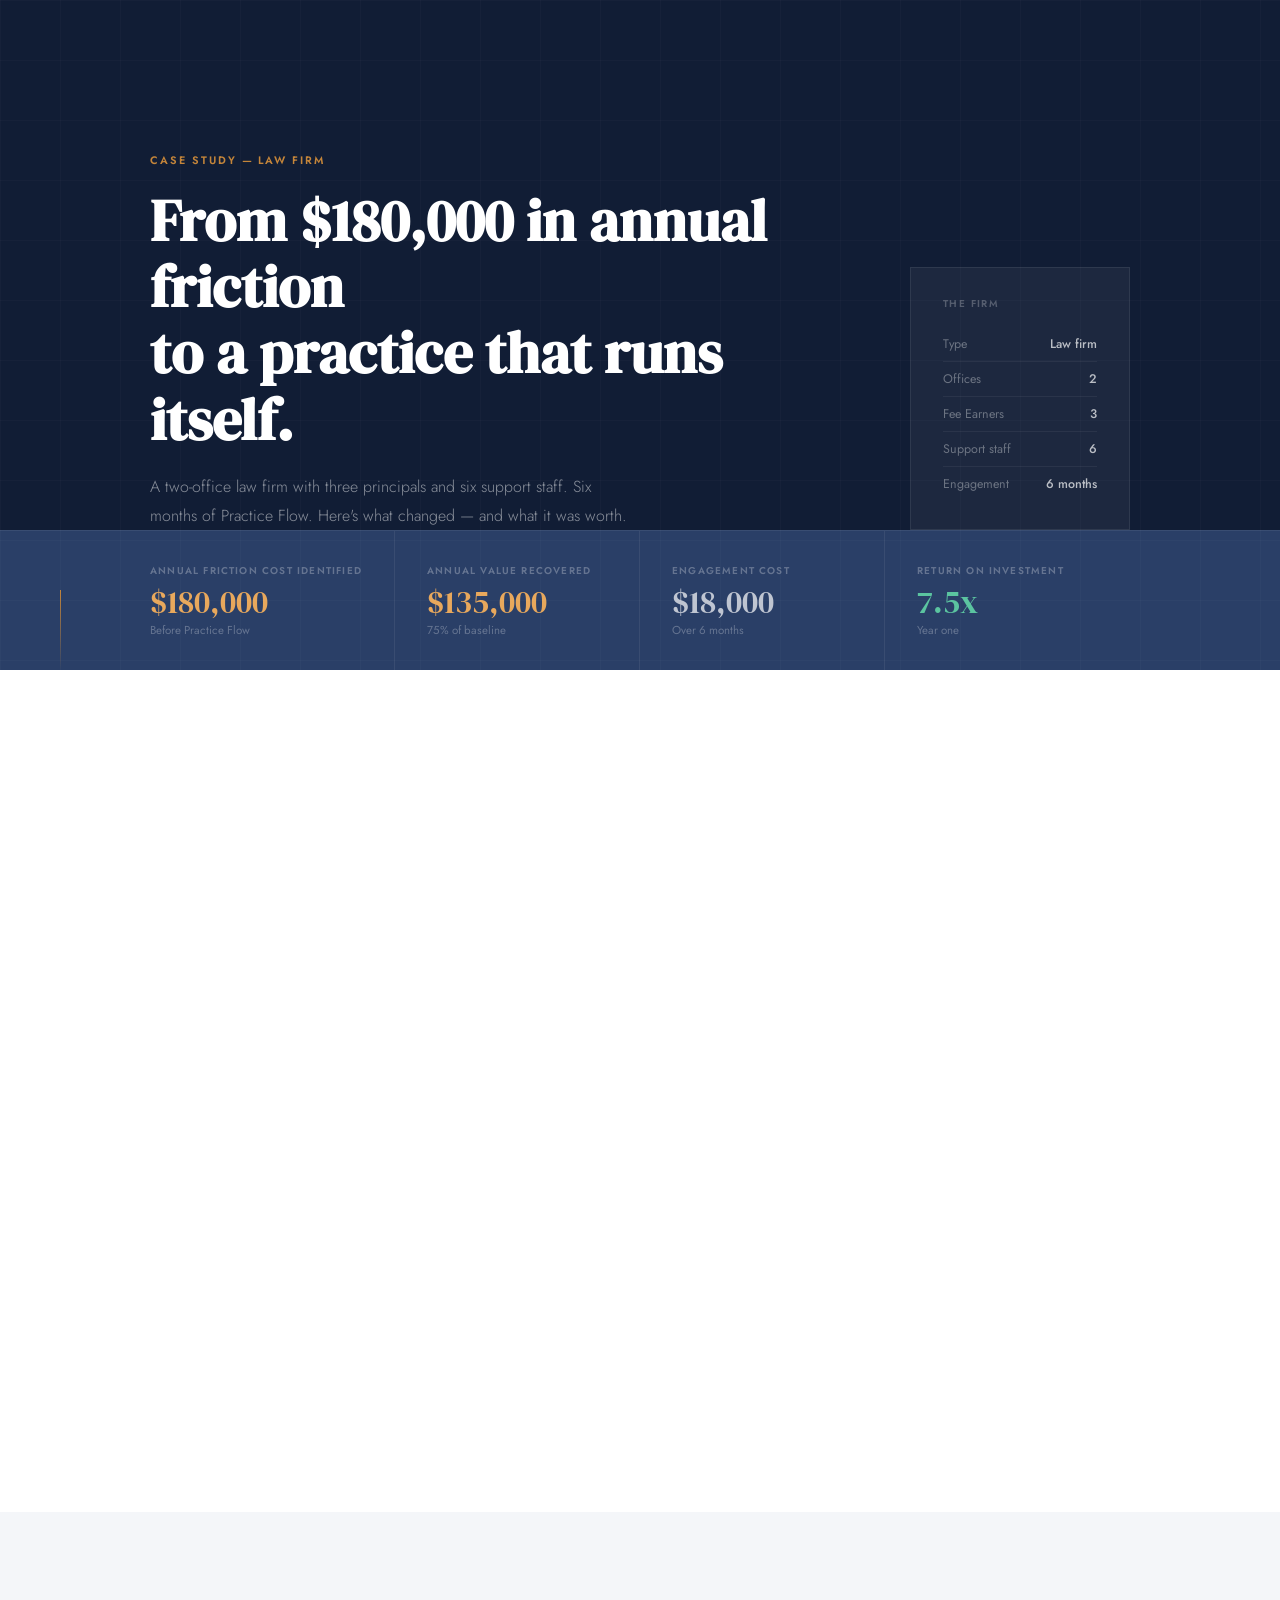
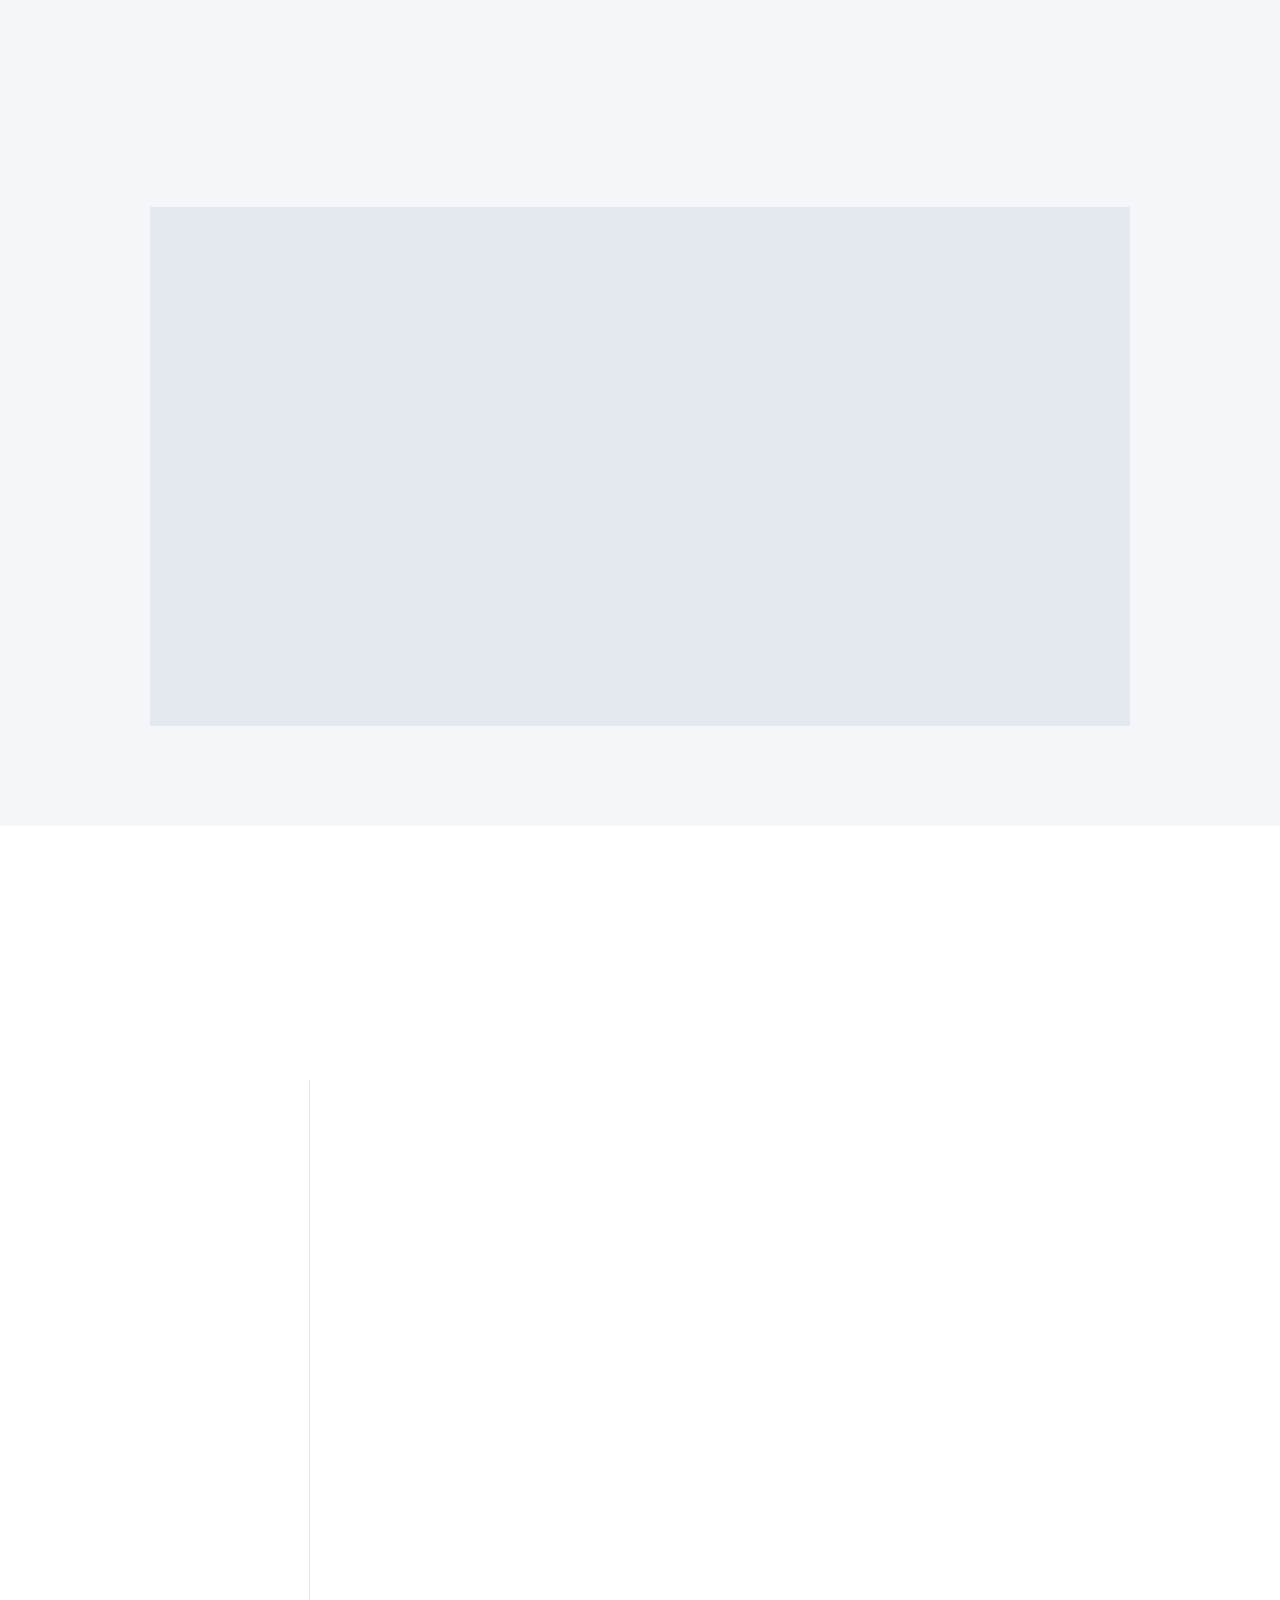
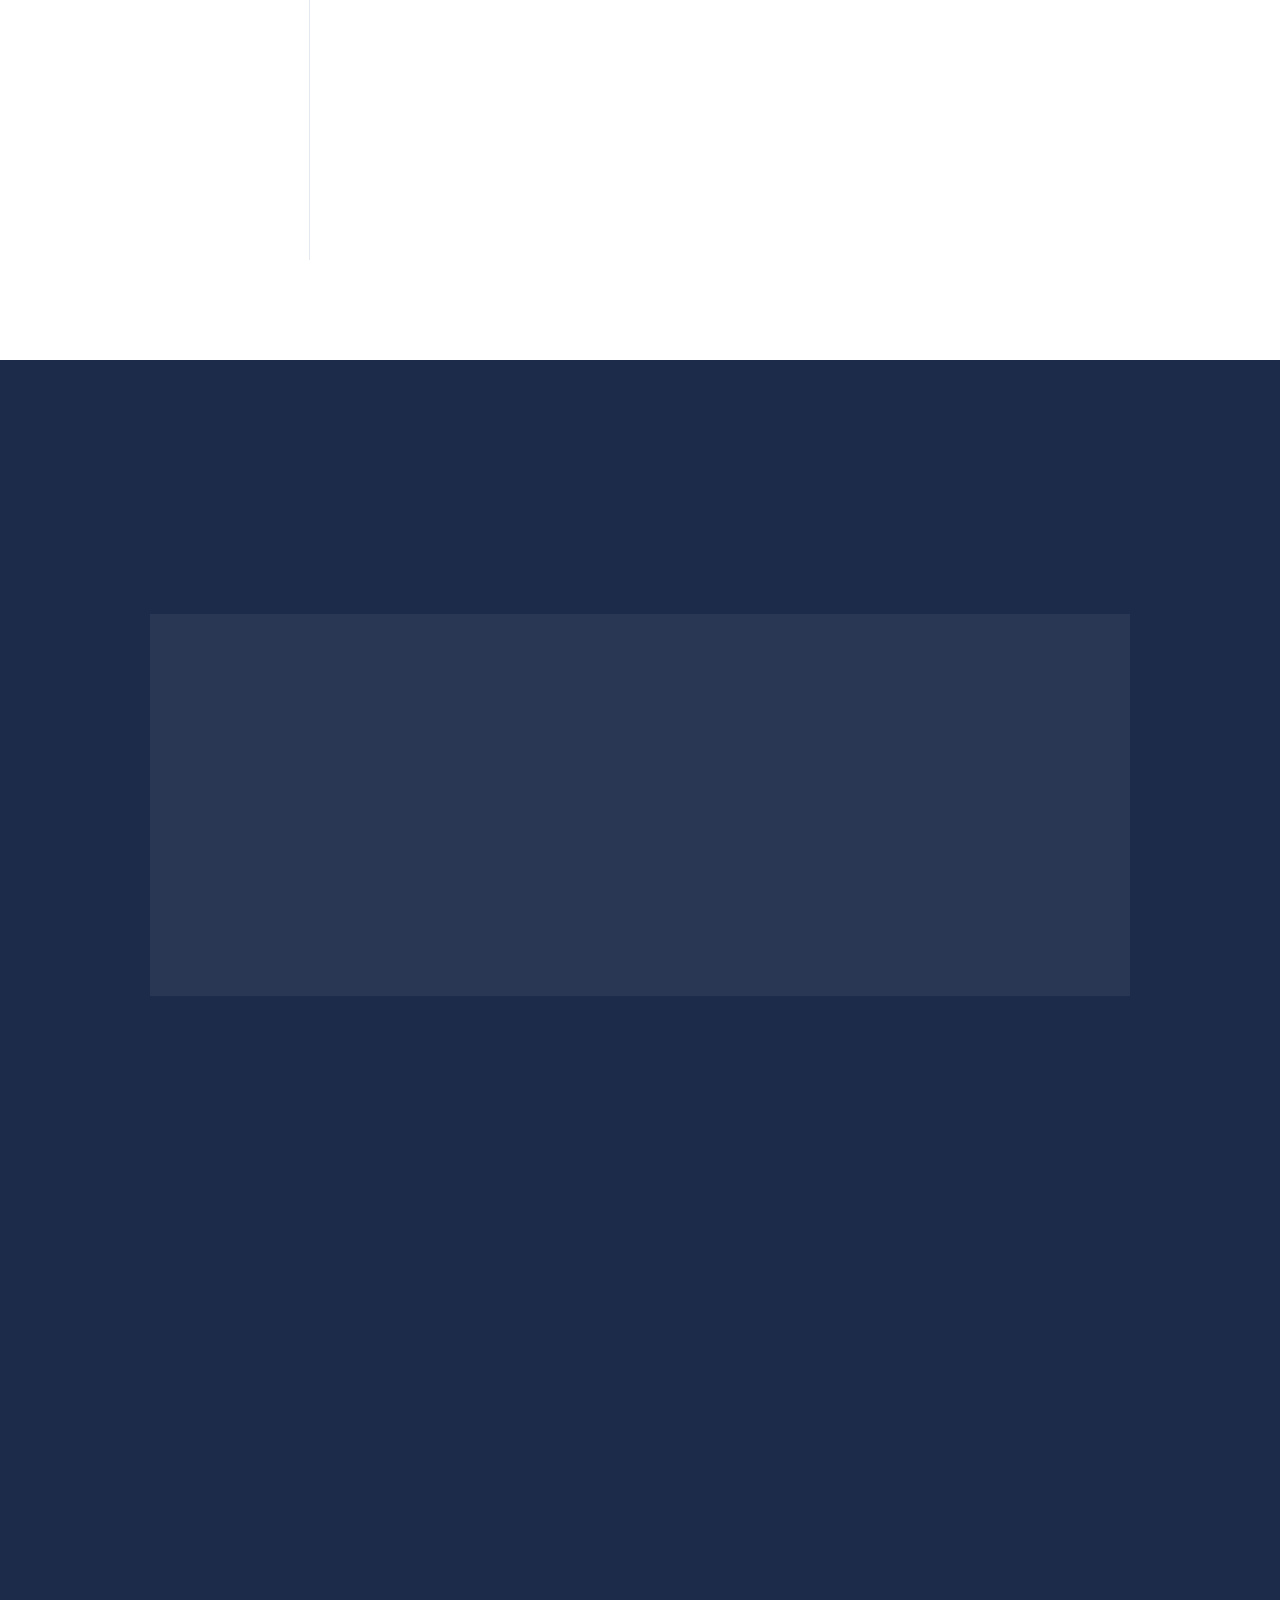
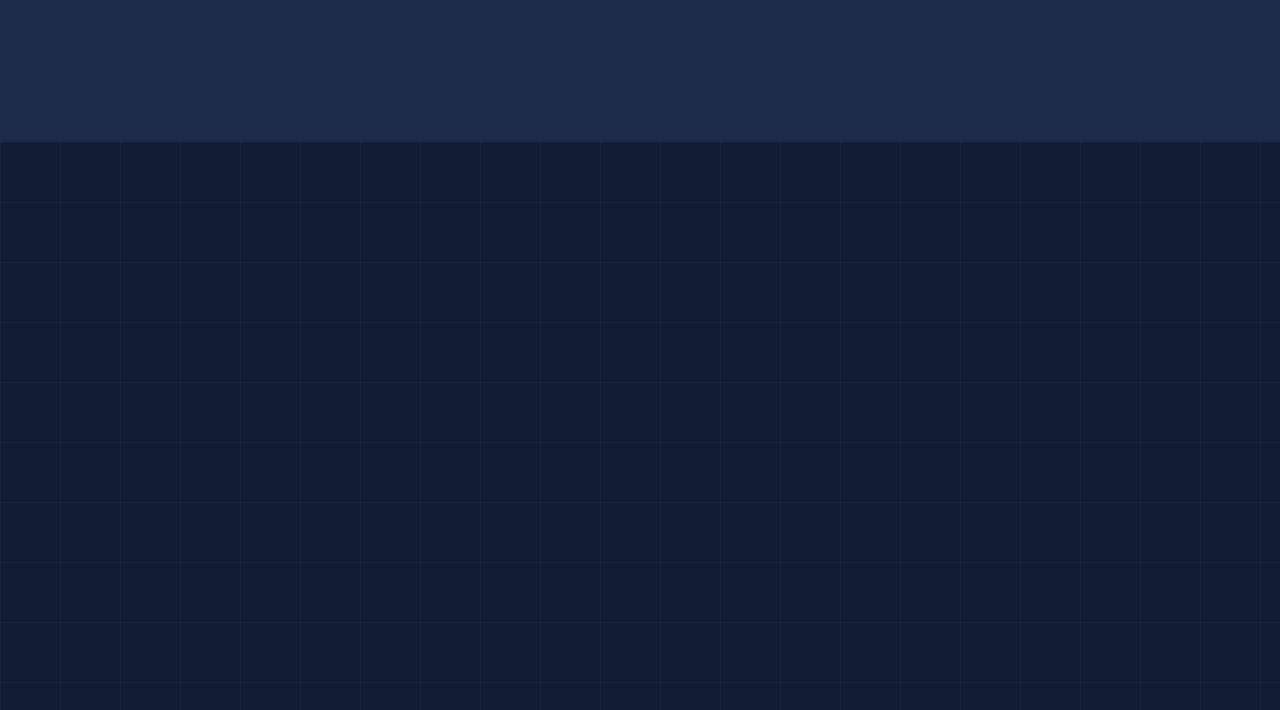
<file: pages/case-study.html>
<!DOCTYPE html>
<html lang="en">
<head>
<meta charset="UTF-8">
<meta name="viewport" content="width=device-width, initial-scale=1.0">
<title>Case Study — Practice Smarts</title>
<link rel="preconnect" href="https://fonts.googleapis.com">
<link href="https://fonts.googleapis.com/css2?family=DM+Serif+Display:ital@0;1&family=Jost:wght@300;400;500;600&display=swap" rel="stylesheet">
<link rel="stylesheet" href="../css/global.css">
<link rel="stylesheet" href="../css/case-study.css">
<link rel="stylesheet" href="../css/home.css">
</head>
<body>

<div id="nav-placeholder"></div>

<!-- HERO -->
<div class="cs-hero">
  <div class="hero-grid"></div>
  <div class="hero-rule"></div>
  <div class="cs-hero-inner">
    <div>
      <p class="hero-tag">Case Study — Law Firm</p>
      <h1 class="hero-title">From $180,000 in annual friction<br>to a practice that runs itself.</h1>
      <p class="hero-subtitle">A two-office law firm with three principals and six support staff. Six months of Practice Flow. Here's what changed — and what it was worth.</p>
    </div>
    <div class="hero-firm-card">
      <p class="firm-card-label">The Firm</p>
      <div class="firm-card-row"><span class="firm-card-key">Type</span><span class="firm-card-val">Law firm</span></div>
      <div class="firm-card-row"><span class="firm-card-key">Offices</span><span class="firm-card-val">2</span></div>
      <div class="firm-card-row"><span class="firm-card-key">Fee Earners</span><span class="firm-card-val">3</span></div>
      <div class="firm-card-row"><span class="firm-card-key">Support staff</span><span class="firm-card-val">6</span></div>
      <div class="firm-card-row"><span class="firm-card-key">Engagement</span><span class="firm-card-val">6 months</span></div>
    </div>
  </div>
  <div class="numbers-strip">
    <div class="numbers-strip-inner">
      <div class="strip-num"><p class="strip-num-label">Annual friction cost identified</p><p class="strip-num-value amber">$180,000</p><p class="strip-num-sub">Before Practice Flow</p></div>
      <div class="strip-num"><p class="strip-num-label">Annual value recovered</p><p class="strip-num-value amber">$135,000</p><p class="strip-num-sub">75% of baseline</p></div>
      <div class="strip-num"><p class="strip-num-label">Engagement cost</p><p class="strip-num-value white">$18,000</p><p class="strip-num-sub">Over 6 months</p></div>
      <div class="strip-num"><p class="strip-num-label">Return on investment</p><p class="strip-num-value green">7.5x</p><p class="strip-num-sub">Year one</p></div>
    </div>
  </div>
</div>

<!-- THE FIRM -->
<section class="firm-section">
  <div class="section-inner">
    <div class="firm-layout">
      <div class="reveal">
        <p class="section-label">The Firm</p>
        <h2 class="section-title">A well-regarded practice that had quietly outgrown the way it ran.</h2>
        <p class="firm-body">This firm had been operating for over a decade. Three principals across two offices, supported by six staff — a mix of full and part-time. The work was good. The client relationships were strong. The firm had grown steadily, largely on reputation.</p>
        <p class="firm-body">But somewhere in the growth, the operational foundations hadn't kept pace. The principals were carrying more than they should have — not because the team wasn't capable, but because the systems around them weren't designed to carry the load.</p>
        <p class="firm-body">The managing principal put it plainly at the outset: <em>"I spend more time managing the firm than running it. I'm not sure when that happened."</em></p>
      </div>
      <div class="firm-stats reveal reveal-delay-2">
        <div class="firm-stat"><p class="firm-stat-label">Annual revenue</p><p class="firm-stat-value">~$1.8 million</p></div>
        <div class="firm-stat"><p class="firm-stat-label">Avg. billing rate</p><p class="firm-stat-value">$450 per hour</p></div>
        <div class="firm-stat"><p class="firm-stat-label">Hours lost per fee earner / week</p><p class="firm-stat-value">~5 hours</p></div>
        <div class="firm-stat"><p class="firm-stat-label">Staff departures (prior 18 months)</p><p class="firm-stat-value">2</p></div>
        <div class="firm-stat"><p class="firm-stat-label">Annual cost of friction identified</p><p class="firm-stat-value">$180,000</p></div>
      </div>
    </div>
  </div>
</section>

<!-- FRICTION FOUND -->
<section class="friction-section">
  <div class="section-inner">
    <div class="friction-header reveal">
      <p class="section-label">What Practice Flow Found</p>
      <h2 class="section-title">Four friction points. Each one costing more than the firm realised.</h2>
    </div>
    <div class="friction-grid">
      <div class="friction-card reveal"><div class="friction-num">01</div><p class="friction-title">Work entered the firm inconsistently</p><p class="friction-body">New client intake varied by principal. Support staff never knew what to expect or what was needed next. Files sat incomplete because nobody had defined what complete looked like — so the principals filled the gap, every time.</p></div>
      <div class="friction-card reveal reveal-delay-1"><div class="friction-num">02</div><p class="friction-title">The practice management system wasn't trusted</p><p class="friction-body">LEAP held the data but not the team's confidence. Parallel records — emails, spreadsheets, handwritten notes — had grown up around it. The system was being used as a filing cabinet, not a workflow tool. Information was findable, but only if you knew where to look.</p></div>
      <div class="friction-card reveal"><div class="friction-num">03</div><p class="friction-title">Support staff were capable but directionless</p><p class="friction-body">When a principal was available, work moved. When they were in court or with a client, it didn't. The team did their best work reactively — responding to what was asked of them — because the process for doing things proactively hadn't been built.</p></div>
      <div class="friction-card reveal reveal-delay-1"><div class="friction-num">04</div><p class="friction-title">Departures were expensive and disruptive</p><p class="friction-body">Two support staff had left in eighteen months. Each departure cost in advertising, principal time, and a slow ramp-up — because there was no documented process for a new person to follow. The firm absorbed all of it, quietly, without ever adding it up.</p></div>
    </div>
  </div>
</section>

<!-- WHAT CHANGED -->
<section class="changes-section">
  <div class="section-inner">
    <div class="changes-header reveal">
      <p class="section-label">The Practice Flow Engagement</p>
      <h2 class="section-title">Six months. Highest friction first.</h2>
    </div>
    <div class="changes-timeline">
      <div class="change-item reveal"><div class="change-month">Month 1–2</div><div class="change-content"><h3 class="change-title">Standardised client intake across both offices</h3><p class="change-body">A consistent intake process was designed, documented, and embedded — the same regardless of which principal opened the matter or which office handled it. For the first time, support staff knew exactly what was needed before they had to ask.</p></div></div>
      <div class="change-item reveal"><div class="change-month">Month 2–3</div><div class="change-content"><h3 class="change-title">LEAP reconfigured to reflect how the firm actually works</h3><p class="change-body">Matter templates were rebuilt. Status fields were mapped to real workflow stages. The team was trained — not on the software, but on the process the software now supported. The parallel records disappeared within weeks, because the system had finally earned their trust.</p></div></div>
      <div class="change-item reveal"><div class="change-month">Month 3–4</div><div class="change-content"><h3 class="change-title">AI introduced for routine correspondence and document review</h3><p class="change-body">First-pass document review and client update drafts were handed to AI tools — reducing the time principals spent on routine correspondence by an estimated three hours per week. The principals reviewed and approved. The drafting stopped being their job.</p></div></div>
      <div class="change-item reveal"><div class="change-month">Month 4–5</div><div class="change-content"><h3 class="change-title">Communication structure established across both offices</h3><p class="change-body">A clear protocol replaced the tangle of email threads and ad hoc conversations. Support staff could follow it without needing to ask. Information reached the right people. The principals stopped being the only reliable path for anything important.</p></div></div>
      <div class="change-item reveal"><div class="change-month">Month 5–6</div><div class="change-content"><h3 class="change-title">Staff onboarding guide built and embedded</h3><p class="change-body">A documented onboarding process was built for new support staff — drawing on how the firm actually worked, not how a generic manual said it should. Ramp-up time reduced from approximately three months to four weeks. The process doesn't leave when a person does.</p></div></div>
    </div>
  </div>
</section>

<!-- OUTCOME -->
<section class="outcome-section">
  <div class="outcome-inner">
    <div class="outcome-header reveal"><p class="section-label" style="color:var(--amber);">The Outcome</p><h2 class="section-title" style="color:var(--white);">At six months — what the numbers showed.</h2></div>
    <div class="outcome-grid">
      <div class="outcome-card reveal"><p class="outcome-card-label">Principal time recovered</p><p class="outcome-card-value">~4 hrs / week</p><p class="outcome-card-body">Per fee earner. Redirected to billable work and business development — the work they were hired to do.</p></div>
      <div class="outcome-card reveal reveal-delay-1"><p class="outcome-card-label">Staff departures post-engagement</p><p class="outcome-card-value">Zero</p><p class="outcome-card-body">In the six months following implementation, compared to two departures in the previous eighteen.</p></div>
      <div class="outcome-card reveal"><p class="outcome-card-label">Client feedback</p><p class="outcome-card-value">2 unsolicited</p><p class="outcome-card-body">Compliments about communication and responsiveness in the month following the new client update process going live.</p></div>
      <div class="outcome-card reveal reveal-delay-1"><p class="outcome-card-label">Annual value recovered</p><p class="outcome-card-value">$135,000</p><p class="outcome-card-body">75% of the $180,000 baseline. The systems built continue to compound — they don't disappear when Practice Smarts does.</p></div>
    </div>
    <div class="roi-card reveal">
      <div><p class="roi-left-label">The return</p><p class="roi-body">Practice Flow cost this firm <strong>$18,000</strong> over six months — <strong>$3,000 per month</strong>. Against <strong>$135,000</strong> in recovered annual value, that's a <strong>7.5x return in year one</strong>. The intake process, the LEAP configuration, the onboarding guide, the communication structure — none of that disappears when the engagement ends. The compounding continues.</p></div>
      <div class="roi-right"><p class="roi-num-label">Year one ROI</p><p class="roi-num">7.5x</p><p class="roi-num-sub">$135k recovered on $18k invested</p></div>
    </div>
    <div class="closing-quote reveal"><p class="quote-mark">"</p><p class="quote-text">I used to spend my Sunday evenings thinking about the week ahead and feeling behind before it started. I don't do that anymore.</p><p class="quote-attr">Managing Principal — [Firm name withheld by request]</p></div>
  </div>
</section>

<!-- CTA -->
<section class="cta-section">
  <div class="cta-grid-overlay"></div>
  <div class="section-inner cta-inner">
    <p class="section-label reveal" style="text-align:center;">Your Firm</p>
    <h2 class="cta-title reveal reveal-delay-1">Find out what friction is costing yours.</h2>
    <p class="cta-body reveal reveal-delay-2">Three questions. Five minutes. A clear picture of what Practice Flow could deliver — and whether it's the right fit.</p>
    <a href="first-step.html" class="btn-primary reveal reveal-delay-2">Take the First Step</a>
  </div>
</section>

<div id="footer-placeholder"></div>

<script src="../js/components.js"></script>
<script>
  loadNav('main');
  loadFooter('simple');
</script>
</body>
</html>
</file>
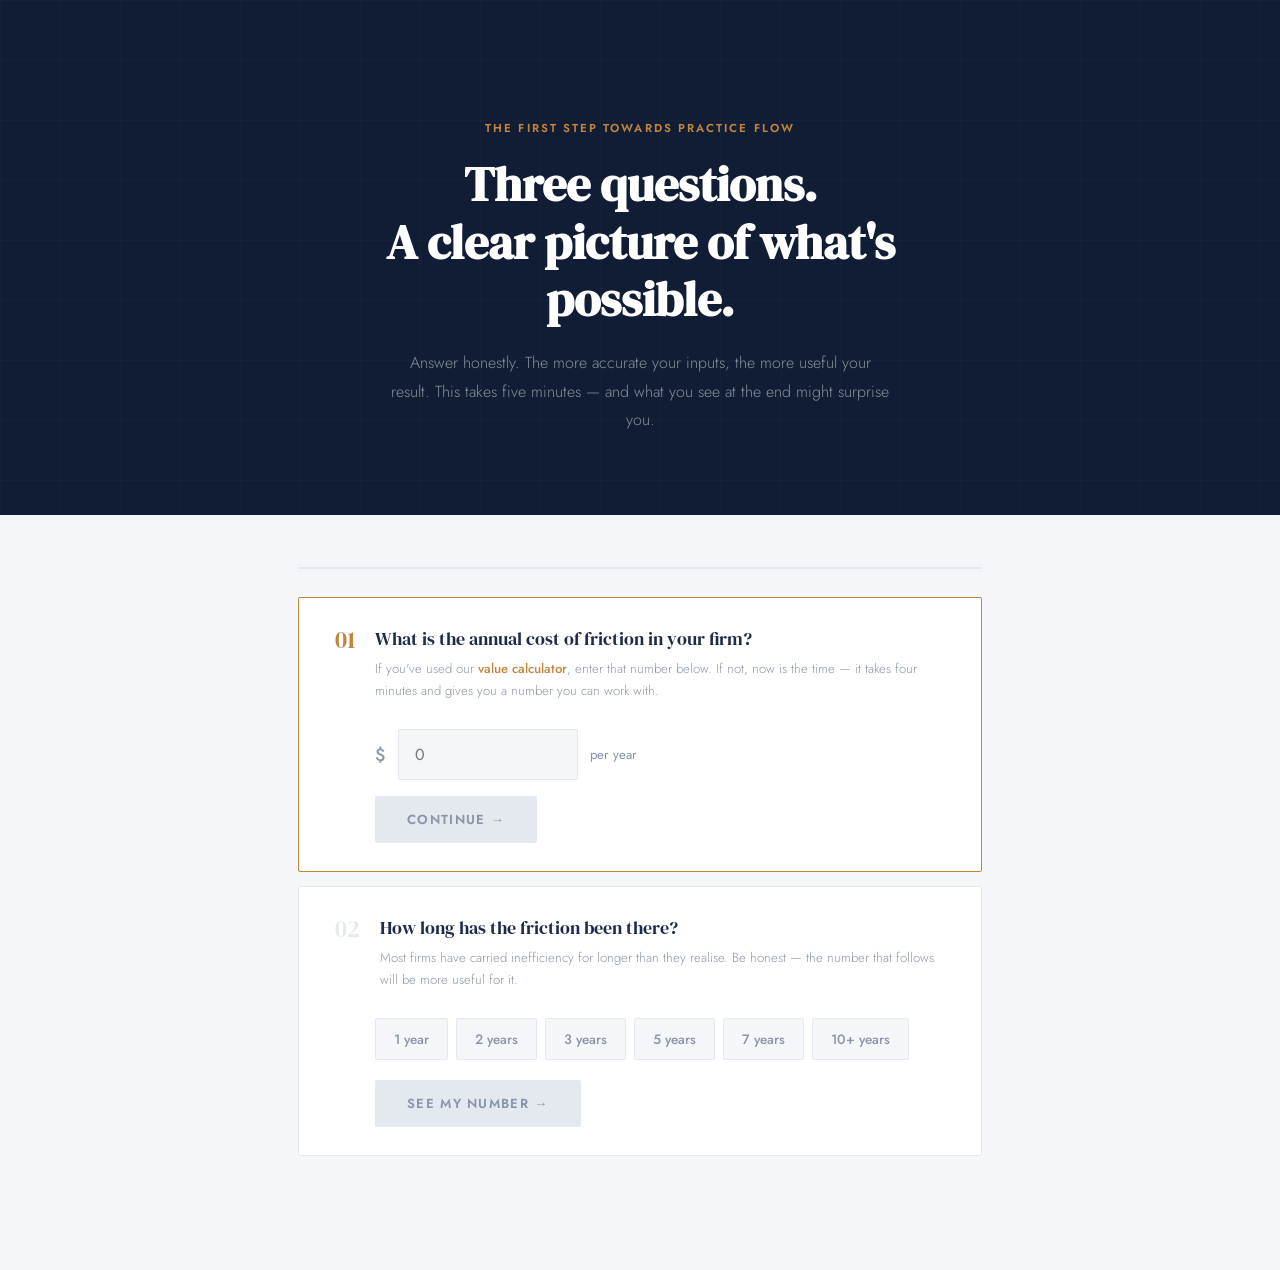
<file: pages/first-step.html>
<!DOCTYPE html>
<html lang="en">
<head>
<meta charset="UTF-8">
<meta name="viewport" content="width=device-width, initial-scale=1.0">
<title>The First Step — Practice Smarts</title>
<link rel="preconnect" href="https://fonts.googleapis.com">
<link href="https://fonts.googleapis.com/css2?family=DM+Serif+Display:ital@0;1&family=Jost:wght@300;400;500;600&display=swap" rel="stylesheet">
<link rel="stylesheet" href="../css/global.css">
<link rel="stylesheet" href="../css/first-step.css">
</head>
<body>

<div id="nav-placeholder"></div>

<div class="page-hero">
  <div class="hero-grid"></div>
  <div class="hero-inner">
    <p class="hero-eyebrow">The First Step Towards Practice Flow</p>
    <h1 class="hero-title">Three questions.<br>A clear picture of what's possible.</h1>
    <p class="hero-body">Answer honestly. The more accurate your inputs, the more useful your result. This takes five minutes — and what you see at the end might surprise you.</p>
  </div>
</div>

<div class="form-page">
  <div class="progress-bar"><div class="progress-fill" id="progress"></div></div>

  <!-- STEP 1 -->
  <div class="step active" id="step1">
    <div class="step-header">
      <div class="step-num">01</div>
      <div>
        <p class="step-question">What is the annual cost of friction in your firm?</p>
        <p class="step-hint">If you've used our <a href="calculator.html">value calculator</a>, enter that number below. If not, now is the time — it takes four minutes and gives you a number you can work with.</p>
      </div>
    </div>
    <div class="step-body">
      <div class="input-row">
        <span class="input-prefix">$</span>
        <input type="number" id="q1-input" placeholder="0" min="0" step="1000">
        <span class="input-unit">per year</span>
      </div>
      <button class="step-cta" onclick="submitQ1()" id="q1-btn" disabled>Continue →</button>
    </div>
  </div>

  <!-- Running total -->
  <div class="running-total" id="running-total">
    <p class="rt-label">Your numbers so far</p>
    <div class="rt-row"><span class="rt-row-label">Annual cost of friction</span><span class="rt-row-value" id="rt-annual">—</span></div>
    <div class="rt-row" id="rt-total-row" style="display:none;"><span class="rt-row-label">Total cost over that period</span><span class="rt-row-value" id="rt-total">—</span></div>
  </div>

  <!-- STEP 2 -->
  <div class="step" id="step2">
    <div class="step-header">
      <div class="step-num">02</div>
      <div>
        <p class="step-question">How long has the friction been there?</p>
        <p class="step-hint">Most firms have carried inefficiency for longer than they realise. Be honest — the number that follows will be more useful for it.</p>
      </div>
    </div>
    <div class="step-body">
      <div class="years-row">
        <button class="year-btn" onclick="selectYears(this, 1)">1 year</button>
        <button class="year-btn" onclick="selectYears(this, 2)">2 years</button>
        <button class="year-btn" onclick="selectYears(this, 3)">3 years</button>
        <button class="year-btn" onclick="selectYears(this, 5)">5 years</button>
        <button class="year-btn" onclick="selectYears(this, 7)">7 years</button>
        <button class="year-btn" onclick="selectYears(this, 10)">10+ years</button>
      </div>
      <button class="step-cta" onclick="submitQ2()" id="q2-btn" disabled>See my number →</button>
    </div>
  </div>

  <!-- Result -->
  <div class="result-panel" id="result-panel"></div>

  <!-- STEP 3 -->
  <div class="step" id="step3" style="display:none;">
    <div class="step-header">
      <div class="step-num">03</div>
      <div>
        <p class="step-question" id="q3-question">If we recovered that for you this year — what would you do with it?</p>
        <p class="step-hint">Be honest. A family holiday, a new hire, paying down debt, growing into a new area — whatever it means for you. This is the question that matters most.</p>
      </div>
    </div>
    <div class="step-body">
      <textarea id="q3-input" placeholder="Write whatever comes to mind. There's no wrong answer."></textarea>
      <button class="step-cta" onclick="submitQ3()" style="margin-top:14px;">Book a conversation →</button>
    </div>
  </div>

  <!-- Calendly -->
  <div class="calendly-section" id="calendly-section" style="display:none; margin-top:14px;">
    <div class="result-high" style="padding:36px 40px;">
      <p class="result-eyebrow">Next Step</p>
      <p class="result-narrative" style="margin-bottom:24px;">You've done the hard part. You know your number and what you'd do with it. The next step is a conversation — no pitch, no pressure. Just an honest look at whether Practice Flow is the right fit.</p>
      <div style="background:var(--white);border-radius:2px;padding:36px;text-align:center;">
        <p style="font-size:0.88rem;color:var(--grey-mid);margin-bottom:16px;line-height:1.7;">Schedule a conversation with Practice Smarts.<br>Usually 30 minutes. No obligation.</p>
        <a href="https://calendly.com/YOUR-LINK-HERE" target="_blank" class="cal-btn">Choose a time that suits you →</a>
        <p class="cal-note" style="margin-top:12px;">Can't find a time? Email us at hello@practicesmarts.com.au</p>
      </div>
    </div>
  </div>
</div>

<div id="footer-placeholder"></div>

<script src="../js/components.js"></script>
<script>
loadNav('main');
loadFooter('simple');

var q1Value = 0, q2Years = 0, THRESHOLD = 80000, CALENDLY_URL = 'https://calendly.com/YOUR-LINK-HERE';
function fmt(n) { return '$' + Math.round(n).toLocaleString('en-AU'); }

document.addEventListener('input', function(e) {
  if (e.target && e.target.id === 'q1-input') {
    var btn = document.getElementById('q1-btn');
    if (btn) btn.disabled = !(parseFloat(e.target.value) > 0);
  }
});

function submitQ1() {
  q1Value = parseFloat(document.getElementById('q1-input').value);
  if (!q1Value || q1Value <= 0) return;
  lockStep('step1');
  document.getElementById('rt-annual').textContent = fmt(q1Value);
  document.getElementById('running-total').classList.add('visible');
  activateStep('step2');
  document.getElementById('progress').style.width = '50%';
  document.getElementById('step2').scrollIntoView({ behavior:'smooth', block:'center' });
}

function selectYears(btn, y) {
  q2Years = y;
  document.querySelectorAll('.year-btn').forEach(function(b) { b.classList.remove('selected'); });
  btn.classList.add('selected');
  var q2btn = document.getElementById('q2-btn');
  if (q2btn) q2btn.disabled = false;
  document.getElementById('rt-total').textContent = fmt(q1Value * q2Years);
  document.getElementById('rt-total-row').style.display = 'flex';
}

function submitQ2() {
  if (!q2Years) return;
  lockStep('step2');
  document.getElementById('progress').style.width = '100%';
  var annual = q1Value, total = q1Value * q2Years, recovery = annual * 0.75, roi = (recovery / 30000).toFixed(1);
  var el = document.getElementById('result-panel');
  el.innerHTML = annual >= THRESHOLD ? buildHigh(annual, total, recovery, roi) : buildLow(annual, total);
  el.classList.add('visible');
  var step3 = document.getElementById('step3');
  if (step3) {
    step3.style.display = 'block';
    var q3q = document.getElementById('q3-question');
    if (q3q && annual >= THRESHOLD) {
      q3q.textContent = 'If we recovered ' + fmt(recovery) + ' for you this year — what would you do with it?';
    }
    step3.classList.add('active');
  }
  setTimeout(function() { el.scrollIntoView({behavior:'smooth',block:'start'}); }, 100);
}

function lockStep(id) { var s=document.getElementById(id); if(s){s.classList.remove('active');s.classList.add('completed','locked');} }
function activateStep(id) { var s=document.getElementById(id); if(s) s.classList.add('active'); }

function buildHigh(annual,total,recovery,roi) {
  return '<div class="result-high">' +
    '<p class="result-eyebrow">Your Practice Flow Number</p>' +
    '<div class="result-numbers">' +
      '<div class="result-num-card"><p class="result-num-label">Annual cost of friction</p><p class="result-num-value white">'+fmt(annual)+'</p></div>' +
      '<div class="result-num-card"><p class="result-num-label">75% recovery / year</p><p class="result-num-value">'+fmt(recovery)+'</p></div>' +
      '<div class="result-num-card"><p class="result-num-label">Return on engagement</p><p class="result-num-value green">'+roi+'x</p></div>' +
    '</div>' +
    '<p class="result-narrative">Your firm is carrying an estimated <strong>'+fmt(annual)+'</strong> in annual friction. Over the time you\'ve carried it, that\'s <strong>'+fmt(total)+'</strong>. A 75% improvement would recover <strong>'+fmt(recovery)+'</strong> annually. Against a maximum engagement cost of $30,000, that\'s a <strong>'+roi+'x return</strong>. Before accounting for what a better-run firm does for your team, your clients, and your own peace of mind.</p>' +
  '</div>';
}

function buildLow(annual,total) {
  return '<div class="result-low">' +
    '<h3 class="result-low-title">Thank you — we\'ve received your responses.</h3>' +
    '<p class="result-low-body">Your firm is carrying an estimated <strong>'+fmt(annual)+'</strong> in annual friction — a total of <strong>'+fmt(total)+'</strong> over the period you\'ve carried it. We\'ll review your responses personally and come back to you within 24 hours.</p>' +
    '<p class="result-low-note">We only take on engagements we\'re confident will deliver meaningful value. That conversation starts here.</p>' +
  '</div>';
}

function submitQ3() {
  var q3=document.getElementById('q3-input');
  if(!q3||q3.value.trim().length<3){if(q3)q3.focus();return;}
  lockStep('step3');
  var cal=document.getElementById('calendly-section');
  if(cal){
    cal.style.display='block';
    setTimeout(function(){cal.scrollIntoView({behavior:'smooth',block:'start'});},100);
  }
}
</script>
</body>
</html>
</file>
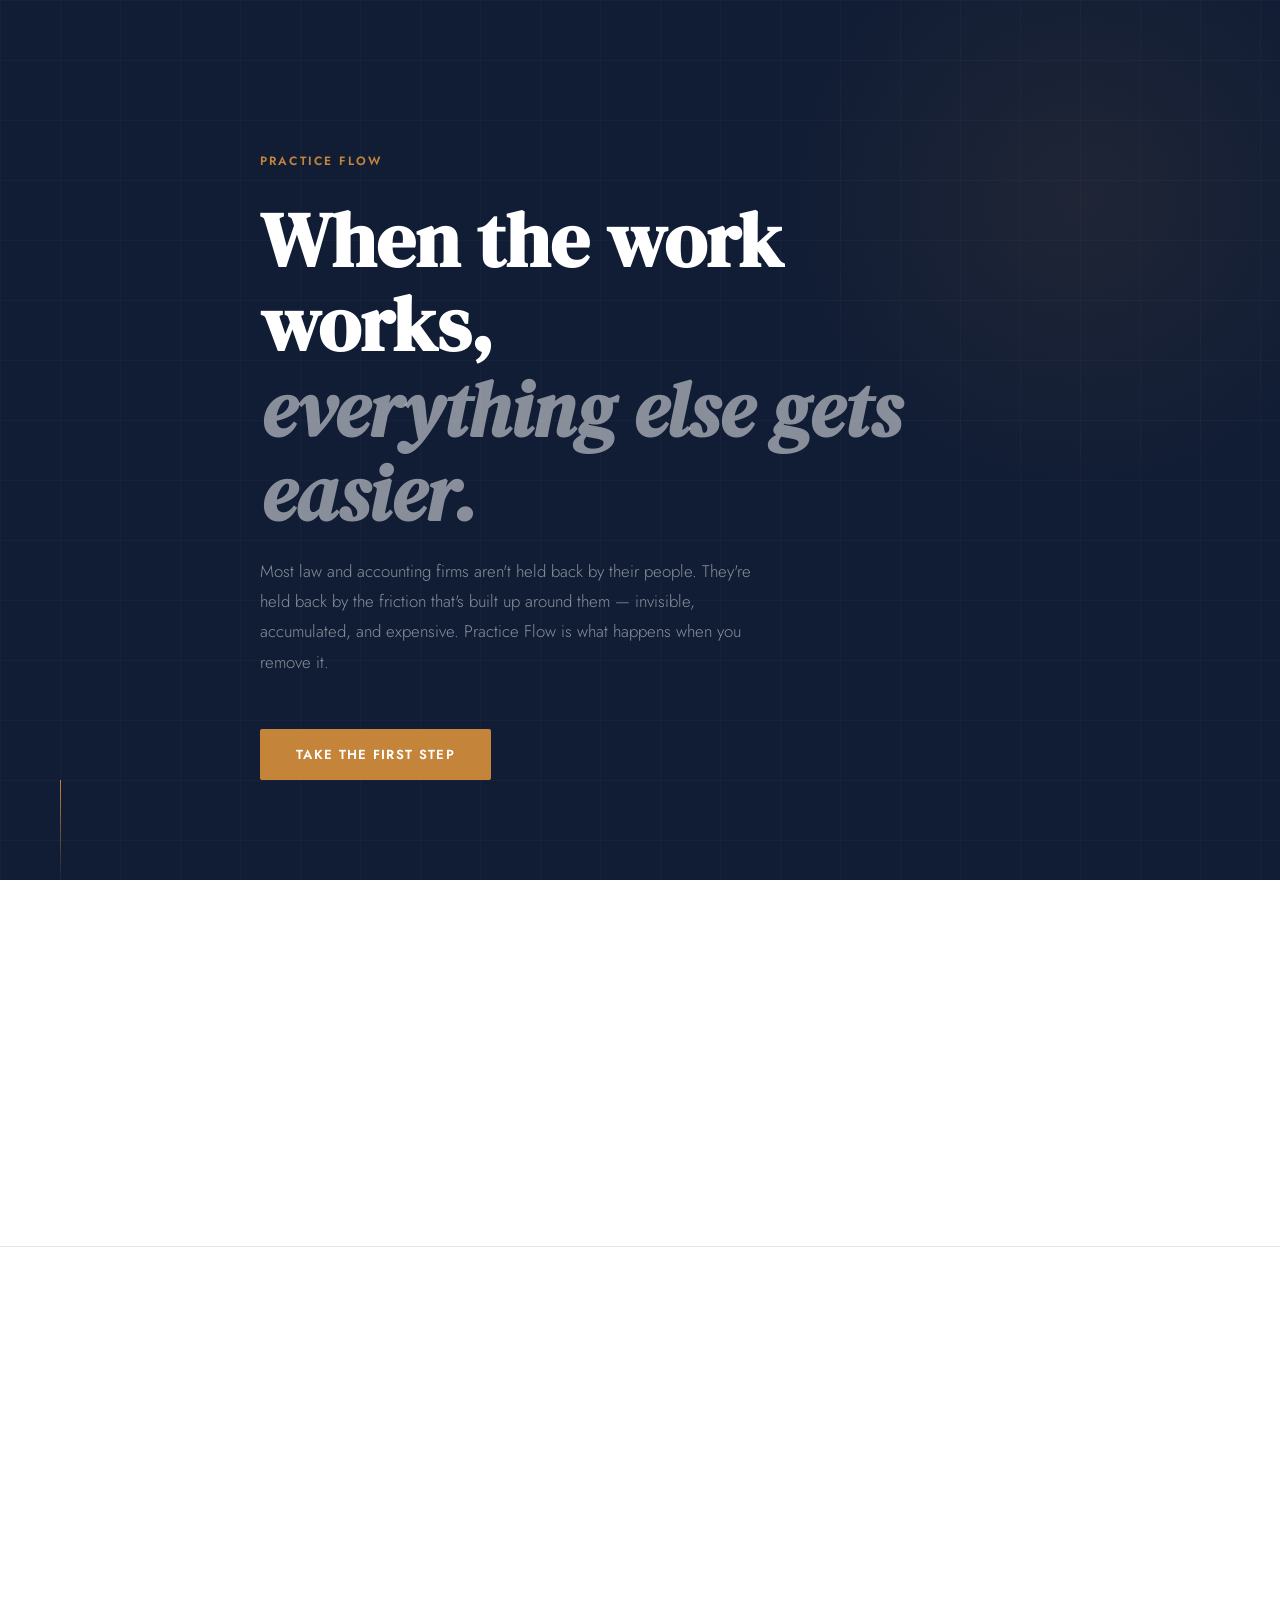
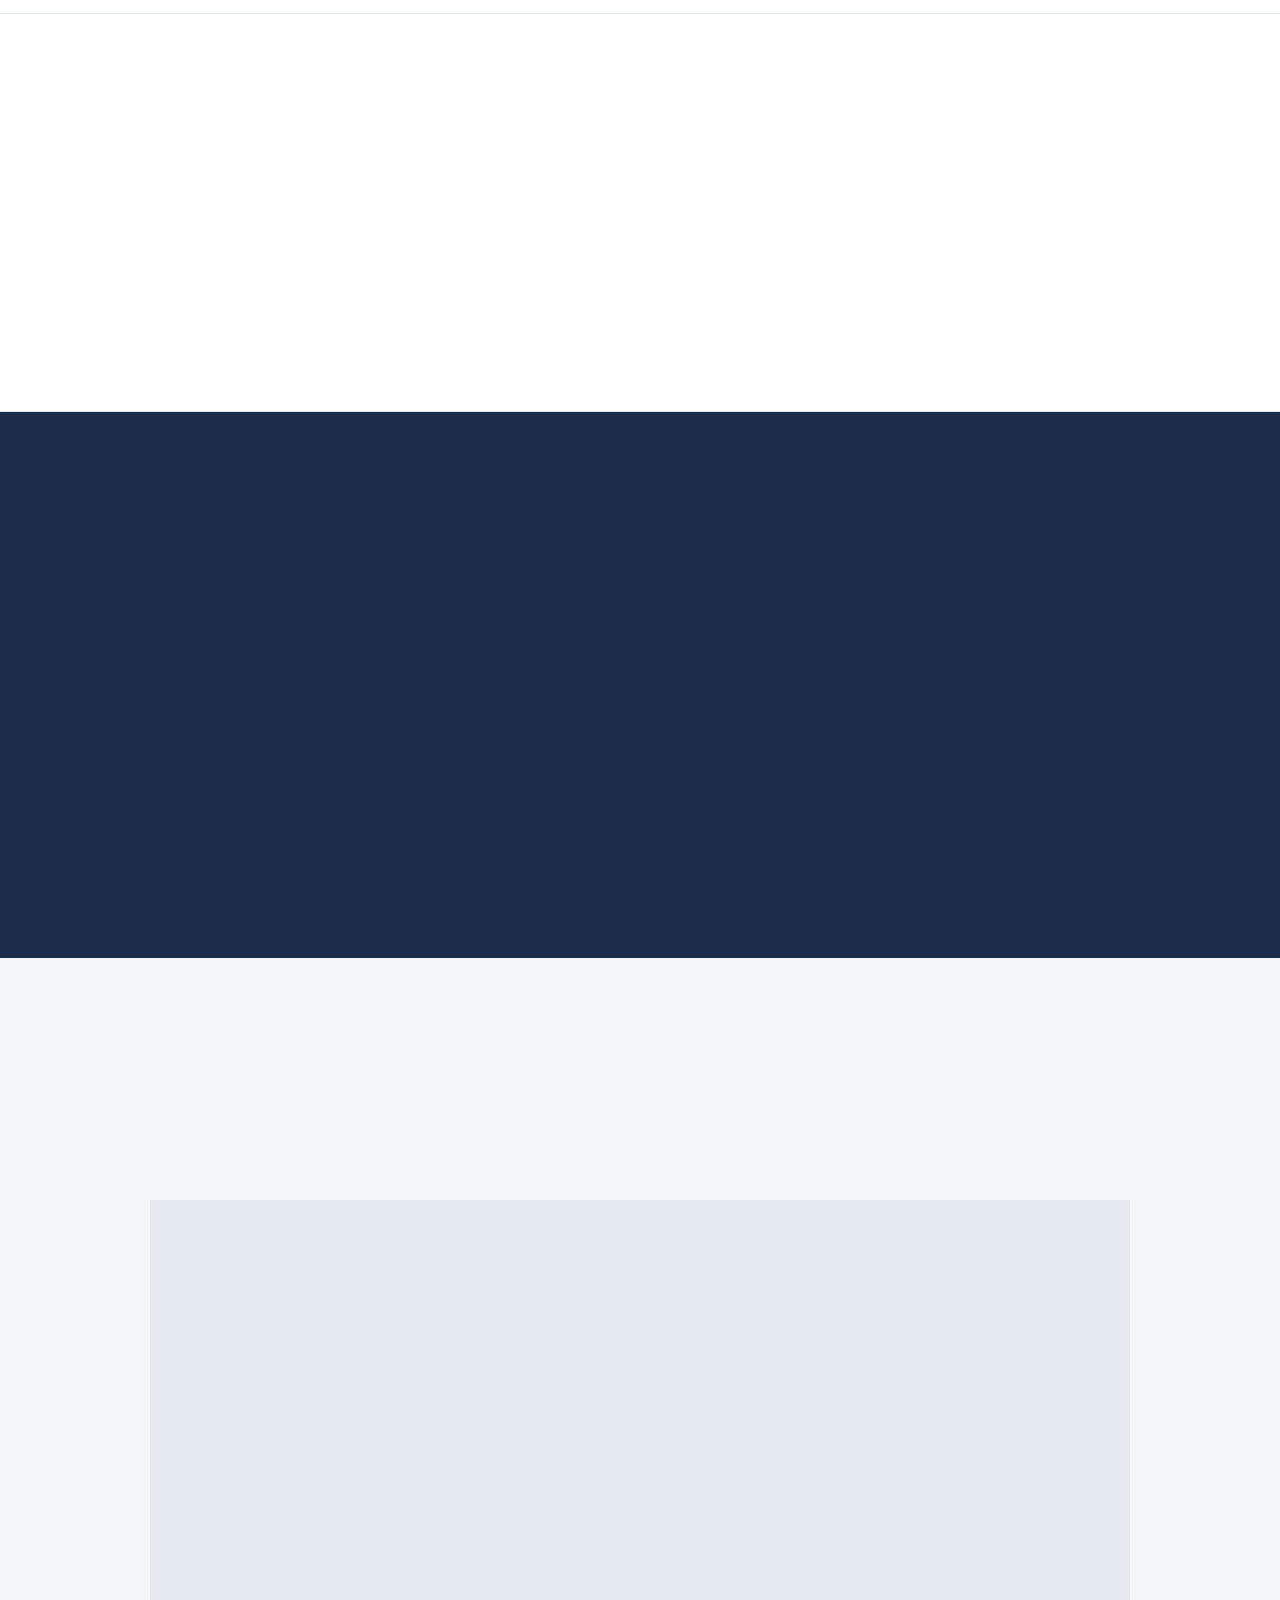
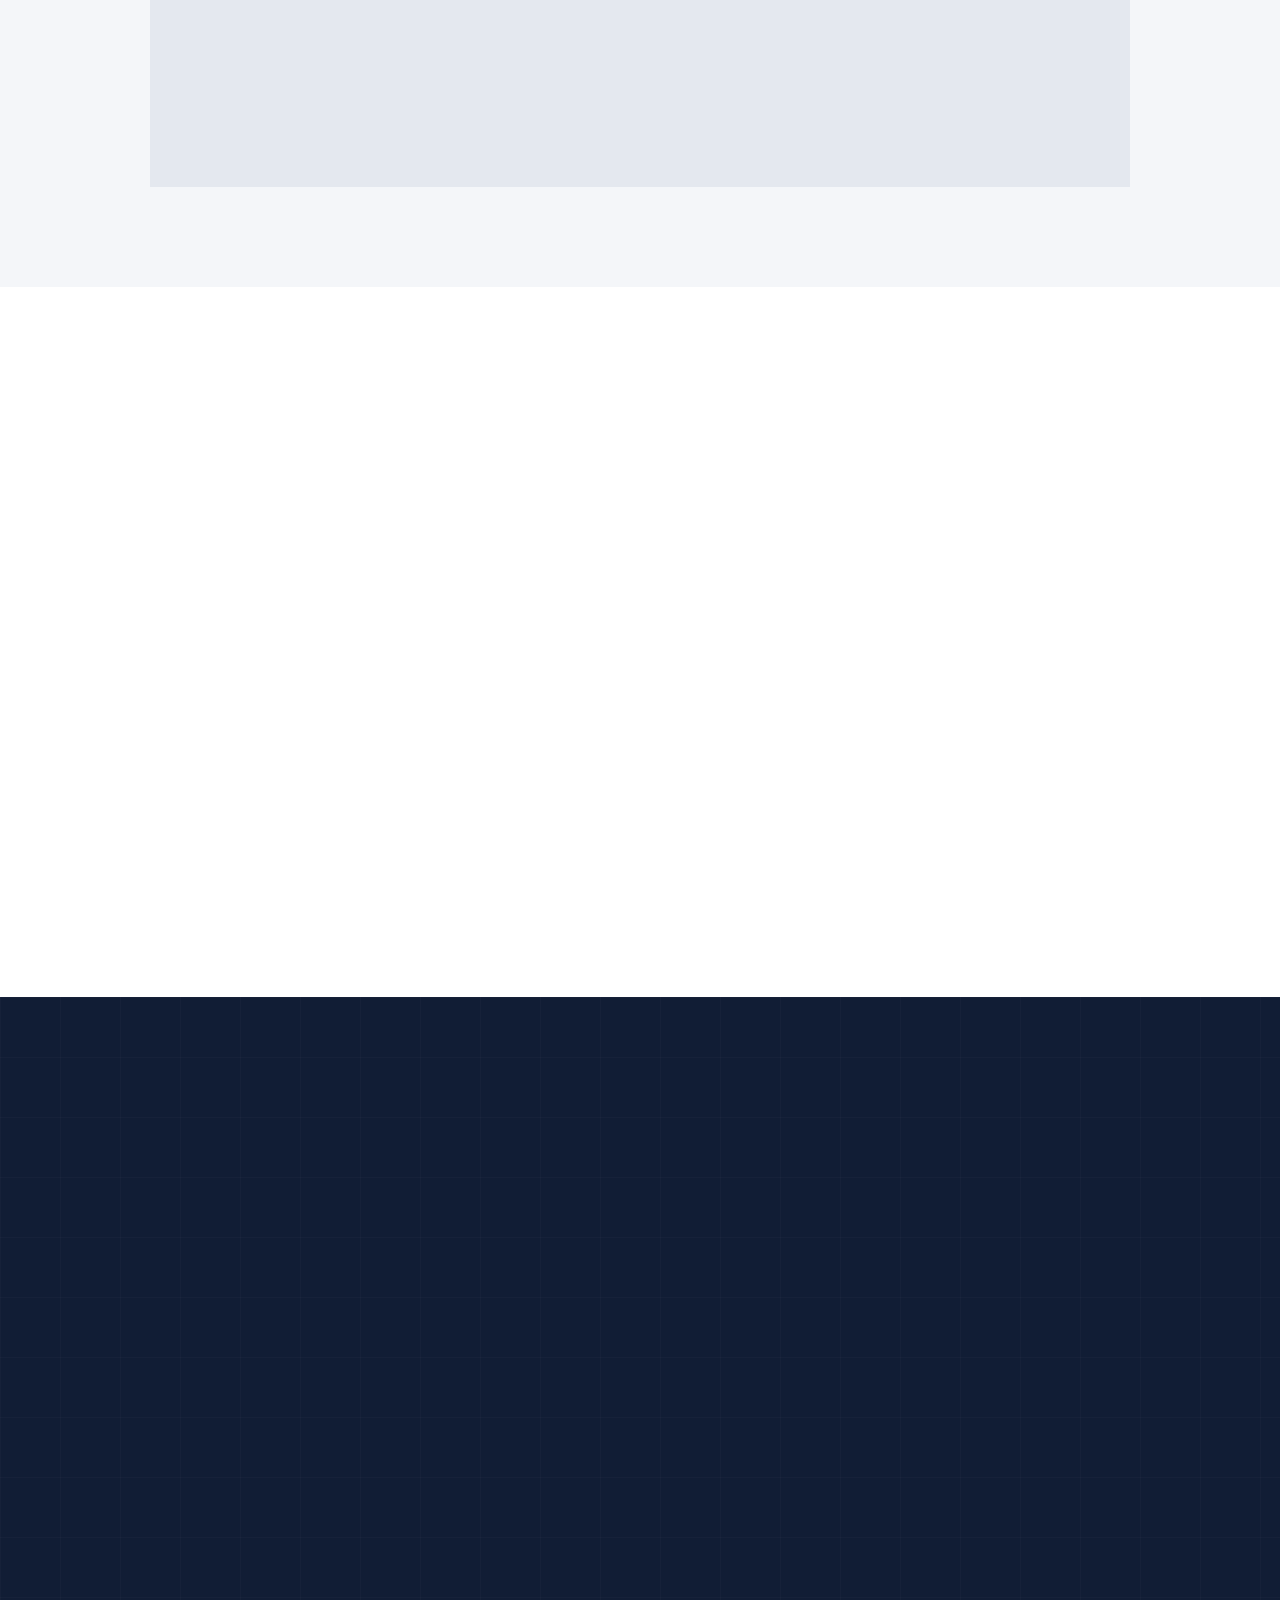
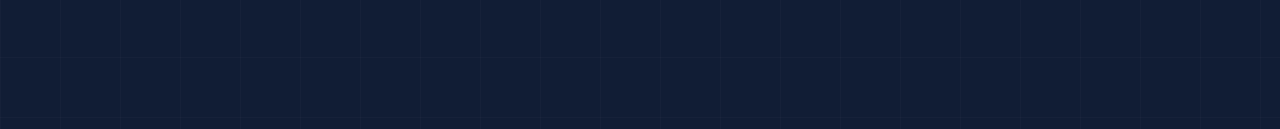
<file: pages/practice-flow.html>
<!DOCTYPE html>
<html lang="en">
<head>
<meta charset="UTF-8">
<meta name="viewport" content="width=device-width, initial-scale=1.0">
<title>Practice Flow — Practice Smarts</title>
<link rel="preconnect" href="https://fonts.googleapis.com">
<link href="https://fonts.googleapis.com/css2?family=DM+Serif+Display:ital@0;1&family=Jost:wght@300;400;500;600&display=swap" rel="stylesheet">
<link rel="stylesheet" href="../css/global.css">
<link rel="stylesheet" href="../css/practice-flow.css">
<link rel="stylesheet" href="../css/home.css">
</head>
<body>

<div id="nav-placeholder"></div>

<!-- HERO -->
<section class="pf-hero">
  <div class="hero-grid"></div>
  <div class="hero-glow"></div>
  <div class="hero-rule-left"></div>
  <div class="pf-hero-inner">
    <p class="hero-eyebrow">Practice Flow</p>
    <h1 class="hero-tagline">When the work works,<br><em>everything else gets easier.</em></h1>
    <p class="hero-sub">Most law and accounting firms aren't held back by their people. They're held back by the friction that's built up around them — invisible, accumulated, and expensive. Practice Flow is what happens when you remove it.</p>
    <a href="first-step.html" class="hero-cta">Take the First Step</a>
  </div>
</section>

<!-- MOVEMENTS -->
<div class="movements-section">
  <div class="movement">
    <div class="movement-inner reveal">
      <div class="movement-label">What it is</div>
      <div>
        <p class="movement-pull">The operational state your firm reaches when everything works as it should.</p>
        <p class="movement-body">Practice Flow isn't a technology project. It isn't a wellbeing program. It's the deliberate improvement of the operational foundations your firm runs on — when work moves cleanly from one stage to the next, nothing important falls through the gaps, and your people can bring their full ability to the work that actually matters. The compounding human and commercial benefits that follow are the point.</p>
      </div>
    </div>
  </div>
  <div class="movement">
    <div class="movement-inner reveal">
      <div class="movement-label">The journey</div>
      <div>
        <p class="movement-pull">Every engagement begins where the friction actually lives — not where you think it is.</p>
        <p class="movement-body">That means looking at how work comes in, how it moves, where it stalls, and what it costs your business when it does. The highest-friction points come first. Quick wins build confidence and momentum. Each improvement creates the conditions for the next one — systems that connect, people who aren't firefighting, and room to do the work that actually matters. Good things happen.</p>
      </div>
    </div>
  </div>
  <div class="movement">
    <div class="movement-inner reveal">
      <div class="movement-label">The outcome</div>
      <div>
        <p class="movement-pull">A practice that delivers consistently. Every client. Every matter. Every time.</p>
        <p class="movement-body">Not just more efficient — more resilient. When a key person is away, their work gets done. When seasonal load surges, the firm absorbs it. When someone new joins, they're productive sooner. Growth doesn't mean it gets harder to operate. And a practice with that kind of operational maturity is worth more — more attractive to the people you want to hire, more valuable at exit, and more capable of delivering consistently, not just when conditions are perfect.</p>
      </div>
    </div>
  </div>
</div>

<!-- FRICTION BAND -->
<div class="friction-band">
  <div class="friction-inner">
    <div class="reveal">
      <h2 class="friction-title">What friction actually costs your firm</h2>
      <p class="friction-body">It shows up differently in every firm. None of it feels catastrophic. But it accumulates — and the people who feel it most are usually the ones you can least afford to lose. The ones who care enough to notice, and who have enough options to eventually do something about it.</p>
    </div>
    <div class="friction-cards reveal reveal-delay-2">
      <div class="friction-card"><p>"A file that sits waiting for one missing piece of information."</p></div>
      <div class="friction-card"><p>"A client who has asked the same question twice and is about to ask again."</p></div>
      <div class="friction-card"><p>"A good lawyer spending forty minutes on something a well-built system would handle in four."</p></div>
      <div class="friction-card"><p>"Another Friday afternoon where the week's work hasn't moved the way it should have."</p></div>
    </div>
  </div>
</div>

<!-- WHAT IT COVERS -->
<section class="covers-section">
  <div class="section-inner">
    <div class="covers-header reveal">
      <p class="section-label">What Practice Flow Covers</p>
      <h2 class="section-title">The operational friction that costs you every day</h2>
    </div>
    <div class="covers-grid">
      <div class="cover-card reveal">
        <div class="cover-num">01</div>
        <p class="cover-title">How work enters the firm and flows through the right hands</p>
        <p class="cover-body">From the moment a client makes contact to the moment work lands with the right person — without the owner having to orchestrate every step.</p>
      </div>
      <div class="cover-card reveal reveal-delay-1">
        <div class="cover-num">02</div>
        <p class="cover-title">How information moves — inside the firm and out to clients</p>
        <p class="cover-body">The gap between what's in your practice management system and what your team actually knows is where things fall through. The same gap exists between your firm and your clients. We close both.</p>
      </div>
      <div class="cover-card reveal reveal-delay-2">
        <div class="cover-num">03</div>
        <p class="cover-title">How communication flows through the firm</p>
        <p class="cover-body">How instructions move from principal to team, how clients are kept updated without someone having to remember, and how nothing important gets lost between people.</p>
      </div>
      <div class="cover-card reveal">
        <div class="cover-num">04</div>
        <p class="cover-title">How the firm handles workload when someone is away</p>
        <p class="cover-body">When a key person is absent, work shouldn't stall. We build the handover structures that keep things moving without the owner stepping in.</p>
      </div>
      <div class="cover-card reveal reveal-delay-1">
        <div class="cover-num">05</div>
        <p class="cover-title">How new people get up to speed</p>
        <p class="cover-body">Without a structured onboarding process, new hires absorb senior time for months. We build the path that gets them productive sooner.</p>
      </div>
      <div class="cover-card reveal reveal-delay-2" style="border-top:3px solid var(--amber);">
        <div class="cover-num">06</div>
        <p class="cover-title">AI, applied practically</p>
        <p class="cover-body">Every firm carries work that's too important to get wrong and too routine to deserve the attention it takes. Too consequential to be rushed, too repetitive to deserve senior time. That's where AI earns its place — and takes it off the list.</p>
      </div>
    </div>
  </div>
</section>

<!-- OUTCOME STATS -->
<section class="outcome-section">
  <div class="section-inner">
    <div class="outcome-layout">
      <div class="reveal">
        <p class="section-label">When Practice Flow is in place</p>
        <h2 class="section-title">The firm that comes out the other side</h2>
        <p class="outcome-body">We've worked with firms ready to embrace what change offers — and we've been careful enough to know what to leave alone. Every Practice Flow engagement is tailored. Every one begins with understanding your firm before we recommend a single thing.</p>
        <p class="outcome-body" style="margin-top: 16px;">We don't begin until we know it will work for you. The first step tells us both.</p>
      </div>
      <div class="outcome-stats reveal reveal-delay-2">
        <div class="outcome-stat">
          <p class="outcome-stat-title">A more profitable firm</p>
          <p class="outcome-stat-body">Recovered time, reduced friction, and lower staff turnover costs compound into meaningful bottom-line improvement.</p>
        </div>
        <div class="outcome-stat">
          <p class="outcome-stat-title">A team that wants to be there</p>
          <p class="outcome-stat-body">People do better work in a well-run environment. They contribute more, stay longer, and invest in the firm's future.</p>
        </div>
        <div class="outcome-stat">
          <p class="outcome-stat-title">A practice that doesn't rely on you</p>
          <p class="outcome-stat-body">Work moves on process, not memory. The firm runs the way it should — whether you're in the room or not.</p>
        </div>
        <div class="outcome-stat">
          <p class="outcome-stat-title">Something worth more</p>
          <p class="outcome-stat-body">Operational maturity makes a practice more attractive to talent, more valuable at exit, and more capable of consistent delivery.</p>
        </div>
      </div>
    </div>
  </div>
</section>

<!-- CTA -->
<section class="cta-section">
  <div class="cta-grid-overlay"></div>
  <div class="section-inner cta-inner">
    <p class="cta-eyebrow reveal">The First Step Towards Practice Flow</p>
    <h2 class="cta-title reveal reveal-delay-1">Three questions. No obligation. A clear picture of what's possible.</h2>
    <p class="cta-body reveal reveal-delay-2">Tell us where your firm is now. We'll come back to you within 24 hours with an honest view of what Practice Flow could deliver — and whether it's the right fit.</p>
    <a href="first-step.html" class="hero-cta reveal reveal-delay-3">Take the First Step</a>
    <div class="cta-details reveal reveal-delay-3">
      <div class="cta-detail"><p class="cta-detail-label">Time</p><p class="cta-detail-value">Five minutes</p></div>
      <div class="cta-detail"><p class="cta-detail-label">Response</p><p class="cta-detail-value">Within 24 hours</p></div>
      <div class="cta-detail"><p class="cta-detail-label">Commitment</p><p class="cta-detail-value">None</p></div>
    </div>
  </div>
</section>

<div id="footer-placeholder"></div>

<script src="../js/components.js"></script>
<script>
  loadNav('main');
  loadFooter('simple');
</script>
</body>
</html>
</file>
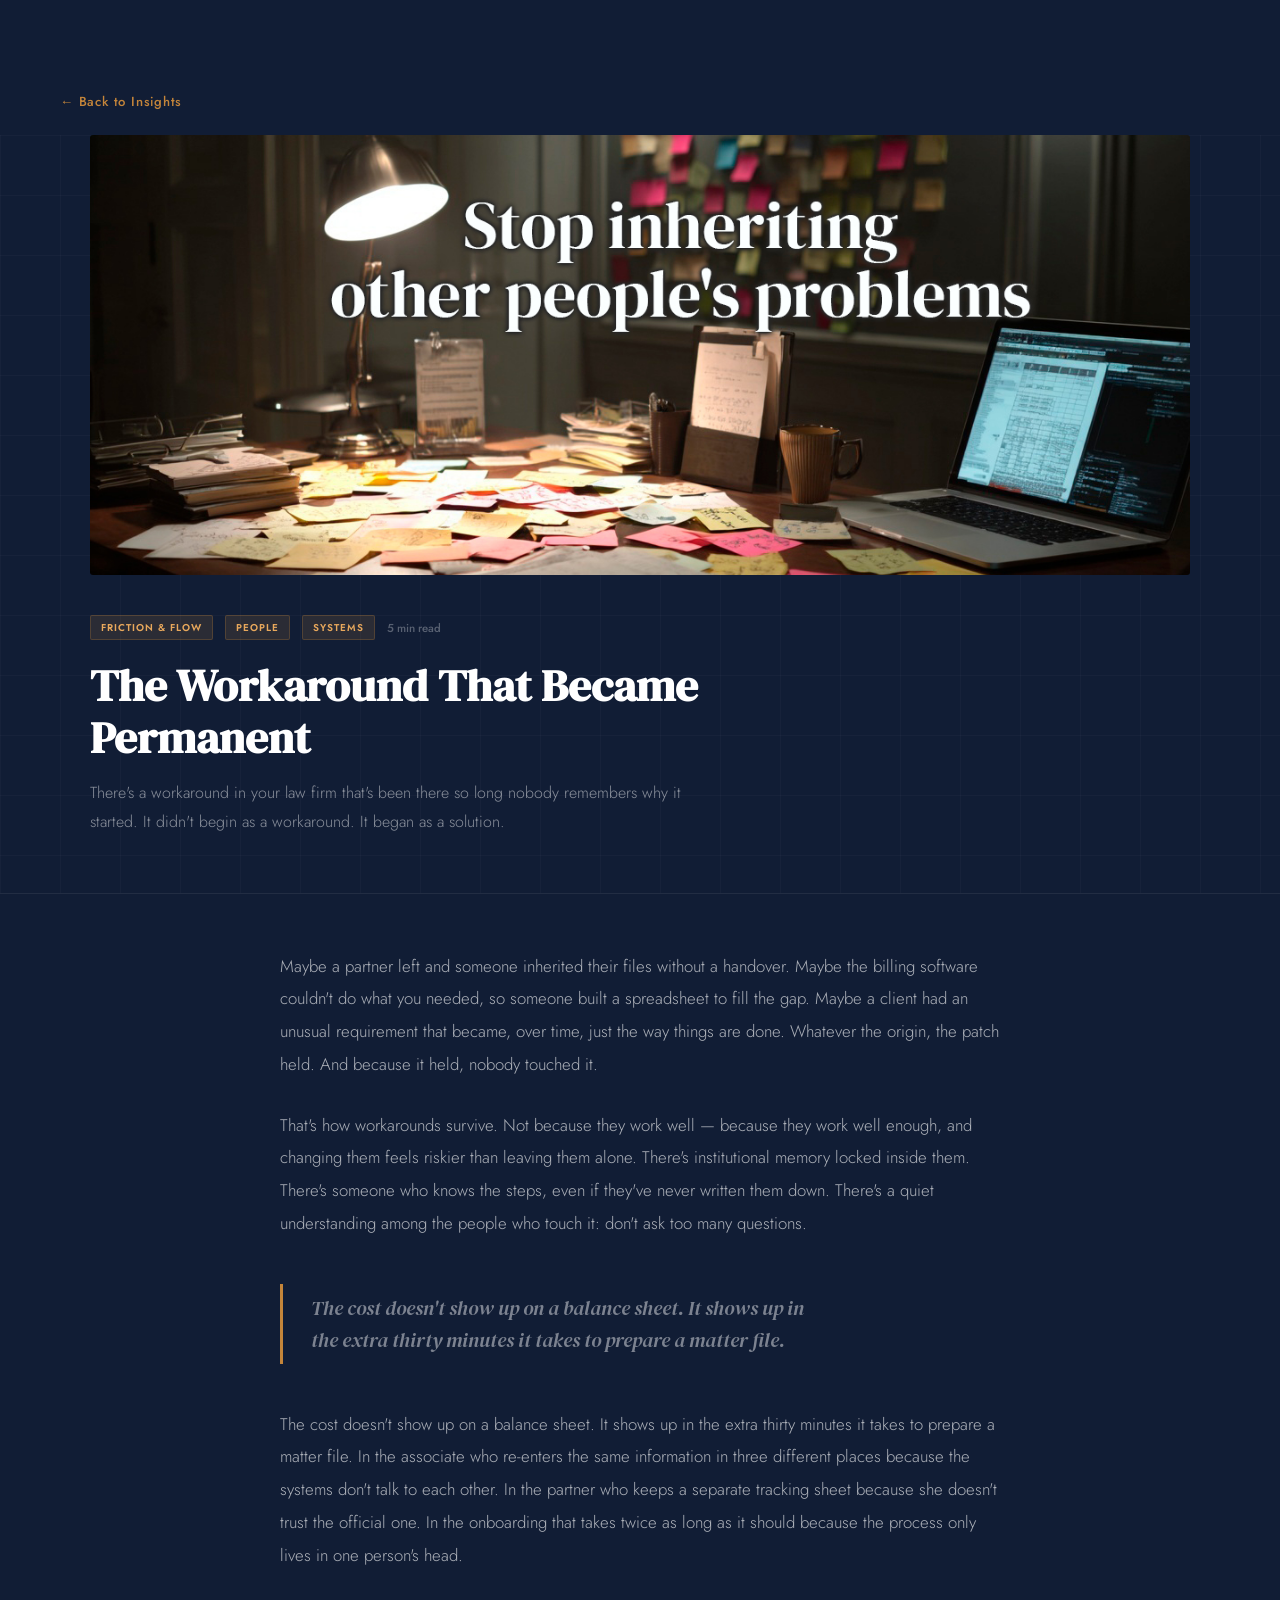
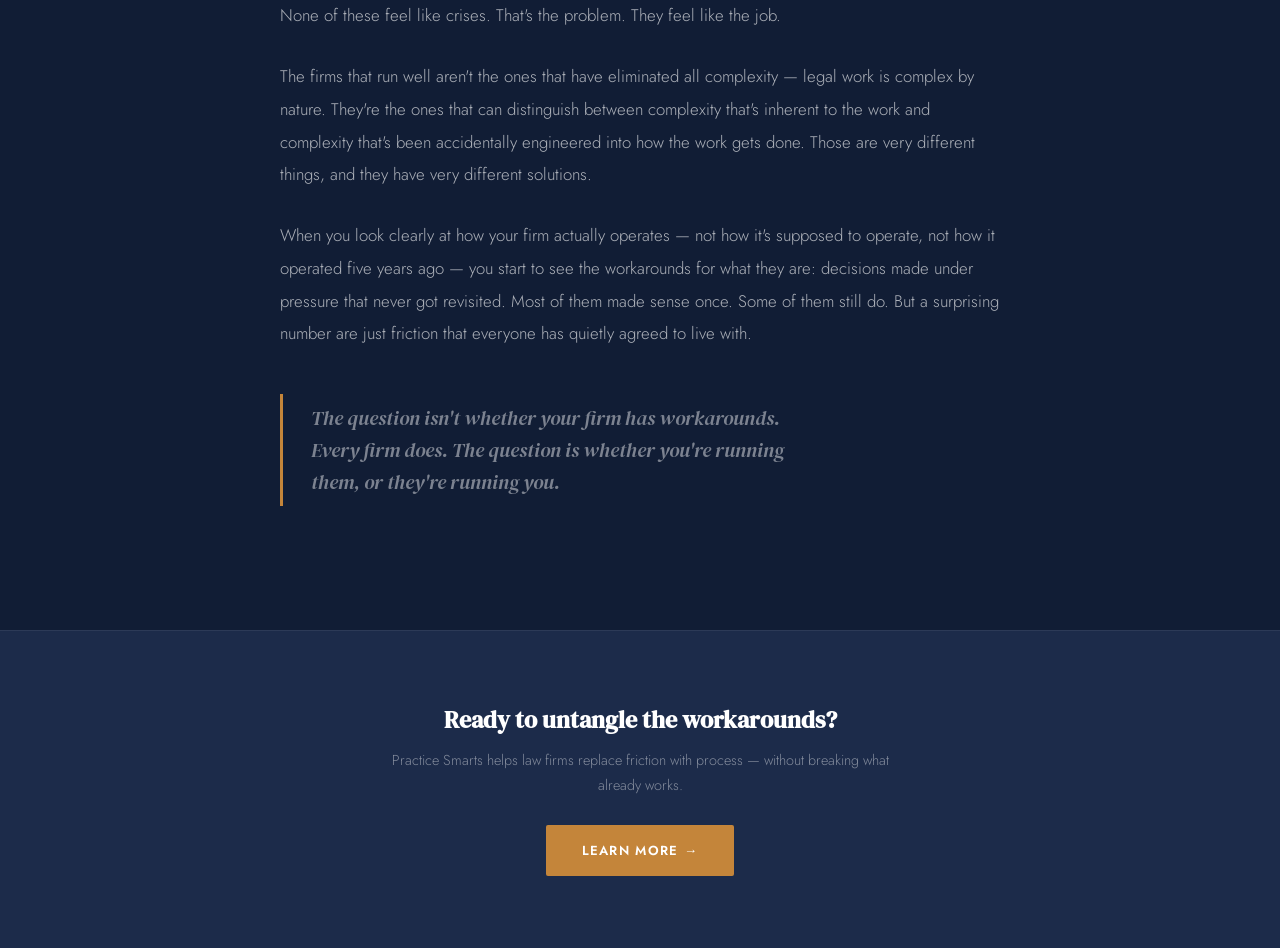
<file: pages/workaround-blog.html>
<!DOCTYPE html>
<html lang="en">
<head>
<meta charset="UTF-8">
<meta name="viewport" content="width=device-width, initial-scale=1.0">
<title>The Workaround That Became Permanent — Practice Smarts</title>
<link rel="preconnect" href="https://fonts.googleapis.com">
<link href="https://fonts.googleapis.com/css2?family=DM+Serif+Display:ital@0;1&family=Jost:wght@300;400;500;600&display=swap" rel="stylesheet">
<link rel="stylesheet" href="../css/global.css">
<link rel="stylesheet" href="../css/blog.css">
<style>
/* ══════════════════════════════════════════
   Blog Post — full-width navy background
   ══════════════════════════════════════════ */

/* Override global white body for blog post pages */
body {
  background: var(--navy-dark) !important;
  color: var(--white) !important;
}

/* ── Back link ── */
.post-back {
  display: inline-flex;
  align-items: center;
  gap: 8px;
  font-family: 'Jost', sans-serif;
  font-size: 0.82rem;
  font-weight: 500;
  letter-spacing: 0.06em;
  color: var(--amber);
  text-decoration: none;
  background: var(--navy-dark);
  padding: 92px 60px 24px;
  transition: opacity 0.2s;
  width: 100%;
}

.post-back:hover {
  opacity: 0.7;
}

/* ── Hero — full-width navy ── */
.post-hero {
  background: var(--navy-dark);
  padding: 0 60px 56px;
  position: relative;
}

/* Subtle grid pattern like blog hero */
.post-hero::before {
  content: '';
  position: absolute;
  inset: 0;
  background-image:
    linear-gradient(rgba(255,255,255,0.025) 1px, transparent 1px),
    linear-gradient(90deg, rgba(255,255,255,0.025) 1px, transparent 1px);
  background-size: 60px 60px;
  pointer-events: none;
}

.post-hero-inner {
  max-width: 1100px;
  margin: 0 auto;
  position: relative;
  z-index: 2;
}

/* Image — fully visible, separate block */
.post-hero-image {
  width: 100%;
  height: 440px;
  object-fit: cover;
  display: block;
  border-radius: 3px;
  margin-bottom: 40px;
}

/* Meta tags */
.post-meta {
  display: flex;
  align-items: center;
  gap: 12px;
  margin-bottom: 20px;
  flex-wrap: wrap;
}

.post-category {
  font-family: 'Jost', sans-serif;
  font-size: 0.62rem;
  font-weight: 600;
  letter-spacing: 0.1em;
  text-transform: uppercase;
  padding: 4px 10px;
  background: rgba(196,133,58,0.15);
  color: var(--amber-light);
  border: 1px solid rgba(196,133,58,0.25);
  border-radius: 2px;
}

.post-readtime {
  font-family: 'Jost', sans-serif;
  font-size: 0.72rem;
  font-weight: 500;
  color: rgba(255,255,255,0.3);
}

/* Title */
.post-hero-title {
  font-family: 'DM Serif Display', serif;
  font-size: clamp(2rem, 4vw, 2.8rem);
  color: var(--white);
  line-height: 1.15;
  max-width: 760px;
  margin: 0 0 16px 0;
}

/* Excerpt */
.post-hero-excerpt {
  font-family: 'Jost', sans-serif;
  font-size: 1rem;
  font-weight: 300;
  color: rgba(255,255,255,0.5);
  line-height: 1.8;
  max-width: 600px;
  margin: 0;
}

/* ── Article Body — full-width navy ── */
.post-article {
  background: var(--navy-dark);
  padding: 0 60px;
  border-top: 1px solid rgba(255,255,255,0.07);
}

.post-article-inner {
  max-width: 720px;
  margin: 0 auto;
  padding: 56px 0 80px;
}

.post-article-inner p {
  font-family: 'Jost', sans-serif;
  font-size: 1.05rem;
  font-weight: 300;
  color: rgba(255,255,255,0.65);
  line-height: 1.95;
  margin: 0 0 28px 0;
}

.post-article-inner h2 {
  font-family: 'DM Serif Display', serif;
  font-size: 1.6rem;
  color: var(--white);
  margin: 48px 0 20px 0;
  line-height: 1.3;
}

.post-article-inner h3 {
  font-family: 'DM Serif Display', serif;
  font-size: 1.25rem;
  color: var(--white);
  margin: 36px 0 16px 0;
  line-height: 1.35;
}

.post-pullquote {
  font-family: 'DM Serif Display', serif;
  font-size: 1.25rem;
  font-style: italic;
  color: rgba(255,255,255,0.45);
  line-height: 1.6;
  border-left: 3px solid var(--amber);
  padding: 8px 0 8px 28px;
  margin: 44px 0;
  max-width: 540px;
}

/* ── CTA Section ── */
.post-cta {
  background: var(--navy);
  border-top: 1px solid rgba(255,255,255,0.07);
  padding: 72px 60px;
  text-align: center;
}

.post-cta-inner {
  max-width: 520px;
  margin: 0 auto;
}

.post-cta h3 {
  font-family: 'DM Serif Display', serif;
  font-size: 1.5rem;
  color: var(--white);
  margin: 0 0 12px 0;
}

.post-cta p {
  font-family: 'Jost', sans-serif;
  font-size: 0.9rem;
  font-weight: 300;
  color: rgba(255,255,255,0.45);
  line-height: 1.7;
  margin: 0 0 28px 0;
}

.post-cta a {
  display: inline-block;
  font-family: 'Jost', sans-serif;
  font-size: 0.82rem;
  font-weight: 600;
  letter-spacing: 0.1em;
  text-transform: uppercase;
  color: var(--white);
  background: var(--amber);
  padding: 16px 36px;
  border-radius: 2px;
  text-decoration: none;
  transition: background 0.2s, transform 0.2s;
}

.post-cta a:hover {
  background: var(--amber-light);
  transform: translateY(-1px);
}

/* ── Responsive ── */
@media (max-width: 900px) {
  .post-back {
    padding: 92px 28px 20px;
  }
  .post-hero {
    padding: 0 28px 40px;
  }
  .post-article {
    padding: 0 28px;
  }
  .post-article-inner {
    padding: 40px 0 60px;
  }
  .post-cta {
    padding: 52px 28px;
  }
}

@media (max-width: 560px) {
  .post-hero-image {
    height: 240px;
  }
  .post-hero-title {
    font-size: 1.7rem;
  }
  .post-back {
    padding: 80px 20px 16px;
  }
  .post-hero {
    padding: 0 20px 32px;
  }
  .post-article {
    padding: 0 20px;
  }
  .post-article-inner {
    padding: 32px 0 48px;
  }
  .post-cta {
    padding: 40px 20px;
  }
}
</style>
</head>
<body>

<div id="nav-placeholder"></div>

<!-- Back to Blog -->
<a href="blog.html" class="post-back">← Back to Insights</a>

<!-- Hero Section — full-width navy -->
<div class="post-hero">
  <div class="post-hero-inner">

    <!-- Image — fully visible, no overlay -->
    <img src="../images/blog/blogimg-workaround.jpg" alt="The Workaround That Became Permanent" class="post-hero-image">

    <!-- Meta + Title -->
    <div class="post-meta">
      <span class="post-category">Friction &amp; Flow</span>
      <span class="post-category">People</span>
      <span class="post-category">Systems</span>
      <span class="post-readtime">5 min read</span>
    </div>
    <h1 class="post-hero-title">The Workaround That Became Permanent</h1>
    <p class="post-hero-excerpt">There's a workaround in your law firm that's been there so long nobody remembers why it started. It didn't begin as a workaround. It began as a solution.</p>

  </div>
</div>

<!-- Article Body — full-width navy -->
<div class="post-article">
  <article class="post-article-inner">

    <p>Maybe a partner left and someone inherited their files without a handover. Maybe the billing software couldn't do what you needed, so someone built a spreadsheet to fill the gap. Maybe a client had an unusual requirement that became, over time, just the way things are done. Whatever the origin, the patch held. And because it held, nobody touched it.</p>

    <p>That's how workarounds survive. Not because they work well — because they work well enough, and changing them feels riskier than leaving them alone. There's institutional memory locked inside them. There's someone who knows the steps, even if they've never written them down. There's a quiet understanding among the people who touch it: don't ask too many questions.</p>

    <div class="post-pullquote">The cost doesn't show up on a balance sheet. It shows up in the extra thirty minutes it takes to prepare a matter file.</div>

    <p>The cost doesn't show up on a balance sheet. It shows up in the extra thirty minutes it takes to prepare a matter file. In the associate who re-enters the same information in three different places because the systems don't talk to each other. In the partner who keeps a separate tracking sheet because she doesn't trust the official one. In the onboarding that takes twice as long as it should because the process only lives in one person's head.</p>

    <p>None of these feel like crises. That's the problem. They feel like the job.</p>

    <p>The firms that run well aren't the ones that have eliminated all complexity — legal work is complex by nature. They're the ones that can distinguish between complexity that's inherent to the work and complexity that's been accidentally engineered into how the work gets done. Those are very different things, and they have very different solutions.</p>

    <p>When you look clearly at how your firm actually operates — not how it's supposed to operate, not how it operated five years ago — you start to see the workarounds for what they are: decisions made under pressure that never got revisited. Most of them made sense once. Some of them still do. But a surprising number are just friction that everyone has quietly agreed to live with.</p>

    <div class="post-pullquote">The question isn't whether your firm has workarounds. Every firm does. The question is whether you're running them, or they're running you.</div>

  </article>
</div>

<!-- CTA -->
<div class="post-cta">
  <div class="post-cta-inner">
    <h3>Ready to untangle the workarounds?</h3>
    <p>Practice Smarts helps law firms replace friction with process — without breaking what already works.</p>
    <a href="../index.html">Learn More →</a>
  </div>
</div>

<div id="footer-placeholder"></div>

<script src="../js/components.js"></script>
<script>
loadNav('main');
loadFooter('full');
</script>
</body>
</html>
</file>
<file: css/global.css>
/* ══════════════════════════════════════════
   Practice Smarts — Global Styles
   ══════════════════════════════════════════ */

*, *::before, *::after { box-sizing: border-box; margin: 0; padding: 0; }

:root {
  --navy:       #1C2B4A;
  --navy-dark:  #111d35;
  --navy-mid:   #2a3f67;
  --grey-soft:  #e4e8ef;
  --grey-mid:   #8a95a8;
  --grey-light: #f4f6f9;
  --white:      #ffffff;
  --amber:      #C4853A;
  --amber-light:#e8a85c;
  --text-body:  #4a5670;
  --green:      #1a7a60;
  --green-light:#5bc4a0;
  --teal:       #1a7a60;
  --blue:       #2a5fad;
  --coral:      #b84f3a;
}

html { scroll-behavior: smooth; }

body {
  font-family: 'Jost', sans-serif;
  font-weight: 400;
  color: var(--navy);
  background: var(--white);
  overflow-x: hidden;
  -webkit-font-smoothing: antialiased;
}

/* ── NAV ── */
#main-nav {
  position: fixed;
  top: 0; left: 0; right: 0;
  z-index: 100;
  display: flex;
  align-items: center;
  justify-content: space-between;
  padding: 0 60px;
  height: 72px;
  background: var(--navy-dark);
  border-bottom: 1px solid rgba(255,255,255,0.07);
  transition: all 0.3s ease;
}

#main-nav.scrolled {
  height: 62px;
  background: rgba(17, 29, 53, 0.97);
  backdrop-filter: blur(8px);
}

.nav-logo {
  font-family: 'DM Serif Display', serif;
  font-size: 1.25rem;
  color: var(--white);
  letter-spacing: 0.01em;
  text-decoration: none;
  cursor: pointer;
}

.nav-logo span {
  color: var(--amber);
}

.nav-links {
  display: flex;
  gap: 36px;
  list-style: none;
}

.nav-links a {
  font-size: 0.8rem;
  font-weight: 500;
  letter-spacing: 0.1em;
  text-transform: uppercase;
  color: rgba(255,255,255,0.65);
  text-decoration: none;
  transition: color 0.2s;
}

.nav-links a:hover { color: var(--white); }

.nav-cta {
  font-size: 0.78rem;
  font-weight: 600;
  letter-spacing: 0.08em;
  text-transform: uppercase;
  color: var(--amber) !important;
  border: 1px solid var(--amber);
  padding: 8px 20px;
  border-radius: 2px;
  transition: all 0.2s !important;
}

.nav-cta:hover {
  background: var(--amber) !important;
  color: var(--white) !important;
}

.nav-back {
  font-size: 0.78rem;
  font-weight: 500;
  letter-spacing: 0.08em;
  text-transform: uppercase;
  color: rgba(255,255,255,0.45);
  text-decoration: none;
  transition: color 0.2s;
}

.nav-back::before { content: '← '; }
.nav-back:hover { color: var(--white); }

/* Mobile menu button */
.nav-hamburger {
  display: none;
  background: none;
  border: none;
  cursor: pointer;
  padding: 8px;
  z-index: 101;
}

.nav-hamburger span {
  display: block;
  width: 22px;
  height: 2px;
  background: var(--white);
  margin: 5px 0;
  transition: all 0.3s ease;
}

.nav-hamburger.active span:nth-child(1) {
  transform: rotate(45deg) translate(5px, 5px);
}
.nav-hamburger.active span:nth-child(2) {
  opacity: 0;
}
.nav-hamburger.active span:nth-child(3) {
  transform: rotate(-45deg) translate(5px, -5px);
}

/* ── SECTION BASE ── */
section { position: relative; }

.section-inner {
  max-width: 1100px;
  margin: 0 auto;
  padding: 0 60px;
}

.section-label {
  font-size: 0.72rem;
  font-weight: 600;
  letter-spacing: 0.18em;
  text-transform: uppercase;
  color: var(--amber);
  margin-bottom: 20px;
}

.section-title {
  font-family: 'DM Serif Display', serif;
  font-size: clamp(1.9rem, 3.5vw, 2.9rem);
  line-height: 1.2;
  color: var(--navy);
  margin-bottom: 24px;
}

.section-title.light {
  color: var(--white);
}

/* ── REVEAL ANIMATION ── */
.reveal {
  opacity: 0;
  transform: translateY(28px);
  transition: opacity 0.7s ease, transform 0.7s ease;
}

.reveal.visible {
  opacity: 1;
  transform: translateY(0);
}

.reveal-delay-1 { transition-delay: 0.1s; }
.reveal-delay-2 { transition-delay: 0.2s; }
.reveal-delay-3 { transition-delay: 0.3s; }
.reveal-delay-4 { transition-delay: 0.4s; }

@keyframes fadeUp {
  to { opacity: 1; transform: translateY(0); }
}

@keyframes fadeIn {
  to { opacity: 1; }
}

/* ── BUTTONS ── */
.btn-primary {
  display: inline-block;
  background: var(--amber);
  color: var(--white);
  font-size: 0.82rem;
  font-weight: 600;
  letter-spacing: 0.1em;
  text-transform: uppercase;
  padding: 16px 36px;
  border-radius: 2px;
  text-decoration: none;
  transition: background 0.2s, transform 0.2s;
}

.btn-primary:hover {
  background: var(--amber-light);
  transform: translateY(-1px);
}

.btn-ghost {
  display: inline-flex;
  align-items: center;
  gap: 8px;
  color: rgba(255,255,255,0.6);
  font-size: 0.82rem;
  font-weight: 500;
  letter-spacing: 0.08em;
  text-decoration: none;
  transition: color 0.2s;
}

.btn-ghost:hover { color: var(--white); }
.btn-ghost::after { content: '→'; transition: transform 0.2s; }
.btn-ghost:hover::after { transform: translateX(4px); }

.btn-ghost-navy {
  display: inline-flex;
  align-items: center;
  gap: 8px;
  font-size: 0.82rem;
  font-weight: 600;
  letter-spacing: 0.08em;
  color: var(--amber);
  text-decoration: none;
  margin-top: 8px;
  transition: color 0.2s;
}

.btn-ghost-navy:hover { color: var(--amber-light); }

/* ── FOOTER ── */
footer {
  background: var(--navy-dark);
  border-top: 1px solid rgba(255,255,255,0.07);
  padding: 60px 60px 40px;
}

.footer-inner {
  max-width: 1100px;
  margin: 0 auto;
}

.footer-top {
  display: grid;
  grid-template-columns: 1fr 1fr;
  gap: 80px;
  padding-bottom: 48px;
  border-bottom: 1px solid rgba(255,255,255,0.07);
  margin-bottom: 32px;
}

.footer-brand { text-align: left; }

.footer-logo {
  font-family: 'DM Serif Display', serif;
  font-size: 1.1rem;
  color: var(--white);
  margin-bottom: 10px;
  cursor: pointer;
  text-decoration: none;
}

.footer-logo span { color: var(--amber); }

.footer-tagline {
  font-size: 0.78rem;
  color: rgba(255,255,255,0.25);
  letter-spacing: 0.06em;
  margin-bottom: 24px;
}

.footer-nav {
  display: flex;
  flex-direction: column;
  gap: 10px;
  text-align: left;
}

.footer-nav a {
  font-size: 0.8rem;
  font-weight: 400;
  color: rgba(255,255,255,0.35);
  text-decoration: none;
  transition: color 0.2s;
}

.footer-nav a:hover { color: rgba(255,255,255,0.7); }

.footer-calculator {
  background: rgba(255,255,255,0.04);
  border: 1px solid rgba(255,255,255,0.08);
  border-left: 3px solid var(--amber);
  padding: 36px 40px;
  border-radius: 2px;
}

.footer-calc-label {
  font-size: 0.68rem;
  font-weight: 600;
  letter-spacing: 0.16em;
  text-transform: uppercase;
  color: var(--amber);
  margin-bottom: 12px;
}

.footer-calc-title {
  font-family: 'DM Serif Display', serif;
  font-size: 1.3rem;
  color: var(--white);
  line-height: 1.3;
  margin-bottom: 12px;
}

.footer-calc-body {
  font-size: 0.85rem;
  font-weight: 300;
  color: rgba(255,255,255,0.45);
  line-height: 1.75;
  margin-bottom: 24px;
}

.footer-calc-link {
  display: inline-flex;
  align-items: center;
  gap: 8px;
  font-size: 0.8rem;
  font-weight: 600;
  letter-spacing: 0.08em;
  color: var(--amber);
  text-decoration: none;
  transition: color 0.2s;
}

.footer-calc-link:hover { color: var(--amber-light); }
.footer-calc-link::after { content: '→'; transition: transform 0.2s; }
.footer-calc-link:hover::after { transform: translateX(4px); }

.footer-bottom {
  display: flex;
  align-items: center;
  justify-content: space-between;
}

.footer-copy {
  font-size: 0.72rem;
  color: rgba(255,255,255,0.18);
}

/* ── SIMPLE FOOTER (for sub-pages) ── */
.footer-simple {
  background: var(--navy-dark);
  border-top: 1px solid rgba(255,255,255,0.07);
  padding: 32px 60px;
  display: flex;
  align-items: center;
  justify-content: space-between;
}

.footer-simple .footer-logo {
  font-size: 1rem;
  color: rgba(255,255,255,0.3);
}

/* ── RESPONSIVE ── */
@media (max-width: 900px) {
  #main-nav { padding: 0 28px; }
  
  .nav-hamburger { display: block; }
  
  .nav-links {
    display: none;
    position: fixed;
    top: 72px;
    left: 0;
    right: 0;
    bottom: 0;
    background: var(--navy-dark);
    flex-direction: column;
    padding: 40px 28px;
    gap: 24px;
    z-index: 99;
  }
  
  .nav-links.mobile-open {
    display: flex;
  }
  
  .nav-links a {
    font-size: 1rem;
  }

  .section-inner { padding-left: 28px; padding-right: 28px; }
  
  footer { padding: 40px 28px 32px; }
  .footer-top { grid-template-columns: 1fr; gap: 40px; }

  .footer-simple { 
    padding: 28px; 
    flex-direction: column; 
    gap: 12px; 
    text-align: center; 
  }
}

@media (max-width: 560px) {
  .nav-links {
    top: 62px;
  }
}
</file>
<file: css/home.css>
/* ══════════════════════════════════════════
   Practice Smarts — Home Page Styles
   ══════════════════════════════════════════ */

/* ── HERO ── */
#hero {
  min-height: 100vh;
  background: var(--navy-dark);
  display: flex;
  align-items: center;
  position: relative;
  overflow: hidden;
}

.hero-grid-overlay {
  position: absolute;
  inset: 0;
  background-image:
    linear-gradient(rgba(255,255,255,0.03) 1px, transparent 1px),
    linear-gradient(90deg, rgba(255,255,255,0.03) 1px, transparent 1px);
  background-size: 60px 60px;
  pointer-events: none;
}

.hero-glow {
  position: absolute;
  width: 600px;
  height: 600px;
  border-radius: 50%;
  background: radial-gradient(circle, rgba(196,133,58,0.08) 0%, transparent 70%);
  top: -100px;
  right: -100px;
  pointer-events: none;
}

.hero-inner {
  max-width: 1100px;
  margin: 0 auto;
  padding: 140px 60px 100px;
  position: relative;
  z-index: 2;
}

.hero-eyebrow {
  font-size: 0.75rem;
  font-weight: 600;
  letter-spacing: 0.18em;
  text-transform: uppercase;
  color: var(--amber);
  margin-bottom: 28px;
  opacity: 0;
  transform: translateY(16px);
  animation: fadeUp 0.7s ease 0.2s forwards;
}

.hero-headline {
  font-family: 'DM Serif Display', serif;
  font-size: clamp(2.6rem, 5vw, 4.2rem);
  line-height: 1.15;
  color: var(--white);
  max-width: 780px;
  margin-bottom: 32px;
  opacity: 0;
  transform: translateY(20px);
  animation: fadeUp 0.8s ease 0.4s forwards;
}

.hero-headline em {
  font-style: italic;
  color: rgba(255,255,255,0.6);
}

.hero-body {
  font-size: 1.1rem;
  font-weight: 300;
  line-height: 1.8;
  color: rgba(255,255,255,0.6);
  max-width: 560px;
  margin-bottom: 52px;
  opacity: 0;
  transform: translateY(20px);
  animation: fadeUp 0.8s ease 0.6s forwards;
}

.hero-actions {
  display: flex;
  gap: 20px;
  align-items: center;
  opacity: 0;
  animation: fadeUp 0.8s ease 0.8s forwards;
}

.hero-rule {
  position: absolute;
  bottom: 0; left: 60px;
  width: 1px;
  height: 80px;
  background: linear-gradient(to bottom, var(--amber), transparent);
  opacity: 0;
  animation: fadeIn 1s ease 1.2s forwards;
}

/* ── WHO WE HELP ── */
#who {
  padding: 120px 0;
  background: var(--grey-light);
  border-top: 4px solid var(--grey-soft);
}

.who-layout {
  display: grid;
  grid-template-columns: 1fr 1fr;
  gap: 80px;
  align-items: center;
}

.who-body {
  font-size: 1.05rem;
  font-weight: 300;
  line-height: 1.85;
  color: var(--text-body);
  margin-bottom: 28px;
}

.pain-cards {
  display: flex;
  flex-direction: column;
  gap: 16px;
}

.pain-card {
  background: var(--white);
  border-left: 3px solid var(--grey-soft);
  padding: 24px 28px;
  border-radius: 2px;
  transition: border-color 0.3s;
}

.pain-card:hover { border-left-color: var(--amber); }

.pain-card p {
  font-size: 0.95rem;
  font-weight: 400;
  line-height: 1.65;
  color: var(--text-body);
  font-style: italic;
}

.pain-card .pain-label {
  font-size: 0.7rem;
  font-weight: 600;
  letter-spacing: 0.12em;
  text-transform: uppercase;
  color: var(--grey-mid);
  margin-bottom: 8px;
  font-style: normal;
}

/* ── PRACTICE FLOW ── */
#services {
  padding: 120px 0 0;
  background: var(--white);
}

.pf-header { max-width: 600px; margin-bottom: 48px; }

.pf-intro {
  max-width: 640px;
  display: flex;
  flex-direction: column;
  gap: 20px;
  padding-bottom: 80px;
}

.pf-line {
  font-size: 1.05rem;
  font-weight: 300;
  line-height: 1.75;
  color: var(--text-body);
}

/* ── HOW WE WORK ── */
#how {
  padding: 120px 0;
  background: var(--navy);
}

#how .section-title { color: var(--white); margin-bottom: 72px; }

.how-body-intro {
  font-size: 1rem;
  font-weight: 300;
  color: rgba(255,255,255,0.55);
  line-height: 1.8;
  max-width: 100%;
  margin-bottom: 72px;
}

.steps {
  display: grid;
  grid-template-columns: repeat(4, 1fr);
  gap: 2px;
  background: rgba(255,255,255,0.07);
}

.step {
  background: var(--navy);
  padding: 48px 36px;
  position: relative;
  border-top: 2px solid transparent;
  transition: border-color 0.3s;
}

.step:hover { border-top-color: var(--amber); }

.step-num {
  font-family: 'DM Serif Display', serif;
  font-size: 0.85rem;
  color: var(--amber);
  letter-spacing: 0.1em;
  margin-bottom: 24px;
}

.step-title {
  font-family: 'DM Serif Display', serif;
  font-size: 1.2rem;
  color: var(--white);
  margin-bottom: 16px;
}

.step-body {
  font-size: 0.88rem;
  font-weight: 300;
  line-height: 1.8;
  color: rgba(255,255,255,0.5);
}

.step-connector {
  position: absolute;
  right: -1px;
  top: 50%;
  transform: translateY(-50%);
  width: 2px;
  height: 40px;
  background: rgba(255,255,255,0.1);
}

/* ── WHY PRACTICE SMARTS ── */
#why {
  padding: 120px 0;
  background: var(--grey-light);
}

.why-layout {
  display: grid;
  grid-template-columns: 5fr 7fr;
  gap: 100px;
  align-items: start;
}

.why-left {
  position: sticky;
  top: 100px;
}

.why-body {
  font-size: 1rem;
  font-weight: 300;
  line-height: 1.85;
  color: var(--text-body);
  margin-top: 24px;
}

.differentiator {
  padding: 40px 0;
  border-bottom: 1px solid var(--grey-soft);
  display: grid;
  grid-template-columns: 48px 1fr;
  gap: 28px;
  align-items: start;
}

.differentiator:first-child { border-top: 1px solid var(--grey-soft); }

.diff-icon {
  width: 44px;
  height: 44px;
  border-radius: 2px;
  background: var(--navy);
  display: flex;
  align-items: center;
  justify-content: center;
  flex-shrink: 0;
  margin-top: 4px;
}

.diff-icon svg { width: 20px; height: 20px; stroke: var(--amber); fill: none; stroke-width: 1.5; }

.diff-title {
  font-family: 'DM Serif Display', serif;
  font-size: 1.15rem;
  color: var(--navy);
  margin-bottom: 10px;
}

.diff-body {
  font-size: 0.92rem;
  font-weight: 300;
  line-height: 1.8;
  color: var(--text-body);
}

/* ── ABOUT ── */
#about {
  padding: 120px 0;
  background: var(--white);
}

.about-layout {
  display: grid;
  grid-template-columns: 1fr 1fr;
  gap: 80px;
  align-items: center;
}

.about-body {
  font-size: 1rem;
  font-weight: 300;
  line-height: 1.85;
  color: var(--text-body);
  margin-top: 24px;
}

.about-body + .about-body { margin-top: 16px; }

.about-right {
  background: var(--navy-dark);
  padding: 60px;
  position: relative;
  overflow: hidden;
}

.about-right::before {
  content: '';
  position: absolute;
  top: 0; left: 0;
  width: 4px;
  height: 100%;
  background: var(--amber);
}

.about-quote {
  font-family: 'DM Serif Display', serif;
  font-size: 1.5rem;
  font-style: italic;
  color: var(--white);
  line-height: 1.5;
  margin-bottom: 28px;
}

.about-quote-attr {
  font-size: 0.78rem;
  font-weight: 500;
  letter-spacing: 0.1em;
  text-transform: uppercase;
  color: var(--amber);
}

/* ── CONTACT ── */
#contact {
  padding: 120px 0;
  background: var(--navy-dark);
  text-align: center;
}

#contact .section-label { text-align: center; }

.contact-title {
  font-family: 'DM Serif Display', serif;
  font-size: clamp(2rem, 4vw, 3.2rem);
  color: var(--white);
  max-width: 640px;
  margin: 0 auto 20px;
  line-height: 1.2;
}

.contact-sub {
  font-size: 1rem;
  font-weight: 300;
  color: rgba(255,255,255,0.5);
  max-width: 480px;
  margin: 0 auto 52px;
  line-height: 1.75;
}

.contact-form {
  max-width: 560px;
  margin: 0 auto;
  display: flex;
  flex-direction: column;
  gap: 14px;
}

.form-row {
  display: grid;
  grid-template-columns: 1fr 1fr;
  gap: 14px;
}

.form-field { display: flex; flex-direction: column; }

.form-field input,
.form-field select,
.form-field textarea {
  background: rgba(255,255,255,0.06);
  border: 1px solid rgba(255,255,255,0.12);
  border-radius: 2px;
  padding: 14px 18px;
  font-family: 'Jost', sans-serif;
  font-size: 0.9rem;
  font-weight: 300;
  color: var(--white);
  outline: none;
  transition: border-color 0.2s, background 0.2s;
}

.form-field textarea { height: 110px; resize: none; }

.form-field input::placeholder,
.form-field textarea::placeholder { color: rgba(255,255,255,0.3); }

.form-field input:focus,
.form-field select:focus,
.form-field textarea:focus {
  border-color: var(--amber);
  background: rgba(255,255,255,0.09);
}

.form-field select {
  color: rgba(255,255,255,0.5);
  cursor: pointer;
  appearance: none;
}

.form-field select option { background: var(--navy-dark); color: var(--white); }

.form-submit {
  background: var(--amber);
  color: var(--white);
  border: none;
  border-radius: 2px;
  padding: 16px 40px;
  font-family: 'Jost', sans-serif;
  font-size: 0.82rem;
  font-weight: 600;
  letter-spacing: 0.1em;
  text-transform: uppercase;
  cursor: pointer;
  transition: background 0.2s;
  margin-top: 8px;
}

.form-submit:hover { background: var(--amber-light); }

/* ── CTA SECTION (shared across pages) ── */
.cta-section {
  background: var(--navy-dark);
  padding: 120px 0;
  position: relative;
  overflow: hidden;
  text-align: center;
}

.cta-grid-overlay {
  position: absolute;
  inset: 0;
  background-image:
    linear-gradient(rgba(255,255,255,0.02) 1px, transparent 1px),
    linear-gradient(90deg, rgba(255,255,255,0.02) 1px, transparent 1px);
  background-size: 60px 60px;
  pointer-events: none;
}

.cta-inner { position: relative; z-index: 2; }

.cta-eyebrow {
  font-size: 0.72rem;
  font-weight: 600;
  letter-spacing: 0.18em;
  text-transform: uppercase;
  color: var(--amber);
  margin-bottom: 20px;
}

.cta-title {
  font-family: 'DM Serif Display', serif;
  font-size: clamp(2rem, 4vw, 3rem);
  color: var(--white);
  line-height: 1.2;
  max-width: 600px;
  margin: 0 auto 20px;
}

.cta-body {
  font-size: 1rem;
  font-weight: 300;
  color: rgba(255,255,255,0.5);
  max-width: 460px;
  margin: 0 auto 48px;
  line-height: 1.8;
}

.cta-details {
  display: flex;
  justify-content: center;
  gap: 48px;
  margin-top: 36px;
}

.cta-detail { text-align: center; }

.cta-detail-label {
  font-size: 0.68rem;
  font-weight: 600;
  letter-spacing: 0.14em;
  text-transform: uppercase;
  color: rgba(255,255,255,0.25);
  margin-bottom: 6px;
}

.cta-detail-value {
  font-size: 0.88rem;
  font-weight: 400;
  color: rgba(255,255,255,0.55);
}

.hero-cta {
  display: inline-block;
  background: var(--amber);
  color: var(--white);
  font-size: 0.82rem;
  font-weight: 600;
  letter-spacing: 0.1em;
  text-transform: uppercase;
  padding: 16px 36px;
  border-radius: 2px;
  text-decoration: none;
  transition: background 0.2s, transform 0.2s;
}

.hero-cta:hover {
  background: var(--amber-light);
  transform: translateY(-1px);
}

/* ── RESPONSIVE ── */
@media (max-width: 900px) {
  .hero-inner { padding-left: 28px; padding-right: 28px; }
  .who-layout, .about-layout, .why-layout { grid-template-columns: 1fr; gap: 48px; }
  .steps { grid-template-columns: 1fr 1fr; }
  .form-row { grid-template-columns: 1fr; }
  .why-left { position: static; }
  .cta-details { flex-direction: column; gap: 20px; }
}

@media (max-width: 560px) {
  .steps { grid-template-columns: 1fr; }
  .hero-actions { flex-direction: column; align-items: flex-start; }
}
</file>
<file: css/about.css>
/* ══════════════════════════════════════════
   Practice Smarts — About Page
   ══════════════════════════════════════════ */

/* ── HERO ── */
.about-hero {
  min-height: 60vh;
  background: var(--navy-dark);
  display: flex;
  align-items: center;
  padding-top: 72px;
  position: relative;
  overflow: hidden;
}

.hero-grid {
  position: absolute;
  inset: 0;
  background-image:
    linear-gradient(rgba(255,255,255,0.02) 1px, transparent 1px),
    linear-gradient(90deg, rgba(255,255,255,0.02) 1px, transparent 1px);
  background-size: 60px 60px;
  pointer-events: none;
}

.hero-glow {
  position: absolute;
  width: 600px;
  height: 600px;
  border-radius: 50%;
  background: radial-gradient(circle, rgba(196,133,58,0.07) 0%, transparent 70%);
  top: -150px;
  right: -100px;
  pointer-events: none;
}

.hero-rule {
  position: absolute;
  left: 60px;
  bottom: 0;
  width: 1px;
  height: 80px;
  background: linear-gradient(to bottom, var(--amber), transparent);
}

.hero-inner {
  max-width: 1100px;
  margin: 0 auto;
  padding: 80px 60px 100px;
  position: relative;
  z-index: 2;
}

.hero-eyebrow {
  font-size: 0.72rem;
  font-weight: 600;
  letter-spacing: 0.18em;
  text-transform: uppercase;
  color: var(--amber);
  margin-bottom: 24px;
  opacity: 0;
  transform: translateY(12px);
  animation: fadeUp 0.6s ease 0.2s forwards;
}

.hero-title {
  font-family: 'DM Serif Display', serif;
  font-size: clamp(2.4rem, 5vw, 3.8rem);
  color: var(--white);
  line-height: 1.15;
  max-width: 700px;
  margin-bottom: 24px;
  opacity: 0;
  transform: translateY(16px);
  animation: fadeUp 0.8s ease 0.35s forwards;
}

.hero-title em {
  font-style: italic;
  color: rgba(255,255,255,0.5);
}

.hero-body {
  font-size: 1.05rem;
  font-weight: 300;
  color: rgba(255,255,255,0.5);
  line-height: 1.8;
  max-width: 560px;
  opacity: 0;
  transform: translateY(16px);
  animation: fadeUp 0.8s ease 0.5s forwards;
}

/* ── FOUNDING STORY ── */
.founding-section { padding: 100px 0; background: var(--white); }

.founding-layout {
  display: grid;
  grid-template-columns: 1fr 1fr;
  gap: 100px;
  align-items: center;
}

.founding-body {
  font-size: 1rem;
  font-weight: 300;
  line-height: 1.9;
  color: var(--text-body);
  margin-top: 24px;
}

.founding-body + .founding-body { margin-top: 18px; }

.founding-quote {
  background: var(--navy);
  padding: 52px 48px;
  position: relative;
  overflow: hidden;
}

.founding-quote::before {
  content: '';
  position: absolute;
  top: 0; left: 0;
  width: 4px;
  height: 100%;
  background: var(--amber);
}

.founding-quote-text {
  font-family: 'DM Serif Display', serif;
  font-size: 1.4rem;
  font-style: italic;
  color: var(--white);
  line-height: 1.5;
  margin-bottom: 20px;
}

.founding-quote-attr {
  font-size: 0.75rem;
  font-weight: 500;
  letter-spacing: 0.1em;
  text-transform: uppercase;
  color: var(--amber);
}

/* ── TEAM ── */
.team-section { padding: 100px 0; background: var(--grey-light); }

.team-header { margin-bottom: 72px; }

.team-grid {
  display: grid;
  grid-template-columns: 1fr 1fr;
  gap: 40px;
}

.team-card {
  background: var(--white);
  border: 1px solid var(--grey-soft);
  border-radius: 2px;
  overflow: hidden;
}

.team-photo {
  width: 100%;
  height: 320px;
  background: var(--navy-mid);
  position: relative;
  overflow: hidden;
  display: flex;
  align-items: center;
  justify-content: center;
}

.team-photo-placeholder { text-align: center; }

.team-photo-initials {
  font-family: 'DM Serif Display', serif;
  font-size: 4rem;
  color: rgba(255,255,255,0.15);
  line-height: 1;
  margin-bottom: 12px;
}

.team-photo-label {
  font-size: 0.68rem;
  font-weight: 500;
  letter-spacing: 0.14em;
  text-transform: uppercase;
  color: rgba(255,255,255,0.2);
}

.team-photo-tag {
  position: absolute;
  bottom: 0; left: 0; right: 0;
  background: linear-gradient(to top, rgba(17,29,53,0.9), transparent);
  padding: 28px 28px 20px;
}

.team-photo-name {
  font-family: 'DM Serif Display', serif;
  font-size: 1.4rem;
  color: var(--white);
  margin-bottom: 4px;
}

.team-photo-role {
  font-size: 0.72rem;
  font-weight: 500;
  letter-spacing: 0.1em;
  text-transform: uppercase;
  color: var(--amber);
}

.team-content { padding: 32px 36px 36px; }

.team-bio {
  font-size: 0.95rem;
  font-weight: 300;
  line-height: 1.85;
  color: var(--text-body);
  margin-bottom: 24px;
}

.team-credentials {
  display: flex;
  flex-direction: column;
  gap: 12px;
  padding-top: 20px;
  border-top: 1px solid var(--grey-soft);
}

.credential { display: flex; gap: 14px; align-items: flex-start; }

.credential-dot {
  width: 6px;
  height: 6px;
  border-radius: 1px;
  background: var(--amber);
  flex-shrink: 0;
  margin-top: 6px;
}

.credential-text {
  font-size: 0.82rem;
  font-weight: 300;
  color: var(--text-body);
  line-height: 1.6;
}

.team-linkedin {
  display: inline-flex;
  align-items: center;
  gap: 8px;
  margin-top: 20px;
  font-size: 0.75rem;
  font-weight: 500;
  letter-spacing: 0.08em;
  text-transform: uppercase;
  color: var(--amber);
  text-decoration: none;
  transition: color 0.2s;
}

.team-linkedin:hover { color: var(--amber-light); }
.team-linkedin::after { content: '→'; }

/* ── STORY BAND ── */
.story-band { background: var(--navy); padding: 100px 0; }

.story-inner {
  max-width: 1100px;
  margin: 0 auto;
  padding: 0 60px;
}

.story-header { margin-bottom: 64px; }

.story-grid {
  display: grid;
  grid-template-columns: 1fr 1fr;
  gap: 40px;
}

.story-card {
  background: rgba(255,255,255,0.04);
  border: 1px solid rgba(255,255,255,0.08);
  border-top: 3px solid var(--amber);
  padding: 36px 36px 40px;
}

.story-card-name {
  font-size: 0.7rem;
  font-weight: 600;
  letter-spacing: 0.14em;
  text-transform: uppercase;
  color: var(--amber);
  margin-bottom: 20px;
}

.story-card-pull {
  font-family: 'DM Serif Display', serif;
  font-size: 1.2rem;
  color: var(--white);
  line-height: 1.4;
  margin-bottom: 16px;
}

.story-card-body {
  font-size: 0.92rem;
  font-weight: 300;
  color: rgba(255,255,255,0.55);
  line-height: 1.85;
}

/* ── COMBINED ── */
.combined-section { padding: 100px 0; background: var(--white); }

.combined-layout {
  display: grid;
  grid-template-columns: 5fr 7fr;
  gap: 100px;
  align-items: start;
}

.combined-left {
  position: sticky;
  top: 100px;
}

.combined-body {
  font-size: 1rem;
  font-weight: 300;
  line-height: 1.9;
  color: var(--text-body);
  margin-top: 20px;
}

.combined-body + .combined-body { margin-top: 16px; }

.combined-right {
  display: flex;
  flex-direction: column;
  gap: 2px;
  background: var(--grey-soft);
}

.combined-item {
  background: var(--white);
  padding: 32px 36px;
  border-left: 3px solid var(--grey-soft);
  transition: border-left-color 0.3s;
}

.combined-item:hover { border-left-color: var(--amber); }

.combined-item-title {
  font-family: 'DM Serif Display', serif;
  font-size: 1.1rem;
  color: var(--navy);
  margin-bottom: 10px;
}

.combined-item-body {
  font-size: 0.88rem;
  font-weight: 300;
  color: var(--text-body);
  line-height: 1.75;
}

/* ── RESPONSIVE ── */
@media (max-width: 900px) {
  .hero-inner, .story-inner { padding-left: 28px; padding-right: 28px; }
  .founding-layout, .team-grid, .story-grid, .combined-layout { grid-template-columns: 1fr; gap: 40px; }
  .combined-left { position: static; }
}
</file>
<file: css/blog.css>
/* ══════════════════════════════════════════
   Practice Smarts — Blog / Insights Page
   ══════════════════════════════════════════ */

.blog-hero {
  background: var(--navy-dark);
  padding: 140px 60px 80px;
  position: relative;
  overflow: hidden;
}

.blog-hero .hero-grid {
  position: absolute;
  inset: 0;
  background-image:
    linear-gradient(rgba(255,255,255,0.025) 1px, transparent 1px),
    linear-gradient(90deg, rgba(255,255,255,0.025) 1px, transparent 1px);
  background-size: 60px 60px;
  pointer-events: none;
}

.blog-hero .hero-rule {
  position: absolute;
  left: 60px;
  bottom: 0;
  width: 1px;
  height: 80px;
  background: linear-gradient(to bottom, var(--amber), transparent);
}

.blog-hero-inner {
  max-width: 1100px;
  margin: 0 auto;
  position: relative;
  z-index: 2;
}

.blog-hero-eyebrow {
  font-size: 0.72rem;
  font-weight: 600;
  letter-spacing: 0.18em;
  text-transform: uppercase;
  color: var(--amber);
  margin-bottom: 20px;
}

.blog-hero-title {
  font-family: 'DM Serif Display', serif;
  font-size: clamp(2.4rem, 5vw, 4rem);
  color: var(--white);
  line-height: 1.15;
  max-width: 760px;
  margin-bottom: 20px;
}

.blog-hero-title em {
  font-style: italic;
  color: rgba(255,255,255,0.45);
}

.blog-hero-body {
  font-size: 1rem;
  font-weight: 300;
  color: rgba(255,255,255,0.5);
  line-height: 1.8;
  max-width: 540px;
}

.blog-content {
  max-width: 1100px;
  margin: 0 auto;
  padding: 72px 60px 100px;
}

/* Filters */
.blog-filters {
  display: flex;
  align-items: center;
  gap: 0;
  margin-bottom: 56px;
  border-bottom: 2px solid var(--grey-soft);
  flex-wrap: wrap;
}

.blog-filters-label {
  font-size: 0.68rem;
  font-weight: 600;
  letter-spacing: 0.12em;
  text-transform: uppercase;
  color: var(--grey-mid);
  margin-right: 20px;
  padding-bottom: 14px;
  flex-shrink: 0;
}

.blog-filter {
  font-family: 'Jost', sans-serif;
  font-size: 0.8rem;
  font-weight: 500;
  padding: 12px 20px;
  cursor: pointer;
  border: none;
  background: none;
  color: var(--grey-mid);
  border-bottom: 2px solid transparent;
  margin-bottom: -2px;
  transition: color 0.2s, border-color 0.2s;
  white-space: nowrap;
}

.blog-filter:hover { color: var(--navy); }
.blog-filter.active { color: var(--navy); border-bottom-color: var(--amber); }

/* Cards */
.blog-card {
  background: var(--white);
  padding: 36px 32px;
  display: flex;
  flex-direction: column;
  position: relative;
  overflow: hidden;
  cursor: pointer;
  transition: background 0.2s;
}

.blog-card::before {
  content: '';
  position: absolute;
  top: 0; left: 0;
  height: 3px; width: 0;
  background: var(--amber);
  transition: width 0.4s ease;
}

.blog-card:hover { background: #fafbfd; }
.blog-card:hover::before { width: 100%; }
.blog-card.hidden { display: none; }

.blog-topic {
  font-size: 0.65rem;
  font-weight: 600;
  letter-spacing: 0.12em;
  text-transform: uppercase;
  color: var(--amber);
  margin-bottom: 14px;
}

.blog-title {
  font-family: 'DM Serif Display', serif;
  font-size: 1.2rem;
  color: var(--navy);
  line-height: 1.3;
  margin-bottom: 14px;
  flex: 1;
}

.blog-excerpt {
  font-size: 0.85rem;
  font-weight: 300;
  color: var(--text-body);
  line-height: 1.75;
  margin-bottom: 24px;
}

.blog-card-footer {
  display: flex;
  align-items: center;
  justify-content: space-between;
  padding-top: 16px;
  border-top: 1px solid var(--grey-soft);
}

.blog-readtime { font-size: 0.72rem; color: var(--grey-mid); }

.blog-readlink {
  font-size: 0.75rem;
  font-weight: 600;
  letter-spacing: 0.06em;
  color: var(--navy);
  transition: color 0.2s;
}

.blog-card:hover .blog-readlink { color: var(--amber); }

.blog-featured { transition: transform 0.3s ease; }
.blog-featured:hover { transform: translateY(-3px); }

.blog-grid {
  display: grid;
  grid-template-columns: repeat(3, 1fr);
  gap: 2px;
  background: var(--grey-soft);
  border: 2px solid var(--grey-soft);
  margin-bottom: 64px;
}

/* Newsletter */
.blog-newsletter {
  background: var(--grey-light);
  border: 1px solid var(--grey-soft);
  border-radius: 2px;
  padding: 52px 60px;
  display: grid;
  grid-template-columns: 1fr 1fr;
  gap: 60px;
  align-items: center;
}

.newsletter-eyebrow {
  font-size: 0.68rem;
  font-weight: 600;
  letter-spacing: 0.16em;
  text-transform: uppercase;
  color: var(--amber);
  margin-bottom: 12px;
}

.newsletter-title {
  font-family: 'DM Serif Display', serif;
  font-size: 1.6rem;
  color: var(--navy);
  line-height: 1.3;
  margin-bottom: 12px;
}

.newsletter-body {
  font-size: 0.88rem;
  font-weight: 300;
  color: var(--text-body);
  line-height: 1.75;
}

.newsletter-form {
  display: flex;
  flex-direction: column;
  gap: 12px;
}

.newsletter-form input {
  width: 100%;
  font-family: 'Jost', sans-serif;
  font-size: 0.92rem;
  font-weight: 300;
  color: var(--navy);
  background: var(--white);
  border: 1px solid var(--grey-soft);
  border-radius: 2px;
  padding: 14px 18px;
  outline: none;
}

.newsletter-form button {
  font-family: 'Jost', sans-serif;
  font-size: 0.82rem;
  font-weight: 600;
  letter-spacing: 0.1em;
  text-transform: uppercase;
  padding: 14px 28px;
  border-radius: 2px;
  border: none;
  cursor: pointer;
  background: var(--amber);
  color: var(--white);
  transition: background 0.2s;
}

.newsletter-form button:hover { background: var(--amber-light); }

.newsletter-note {
  font-size: 0.72rem;
  font-weight: 300;
  color: var(--grey-mid);
  line-height: 1.6;
}

@media (max-width: 900px) {
  .blog-hero { padding: 120px 28px 60px; }
  .blog-content { padding: 48px 28px 80px; }
  .blog-grid { grid-template-columns: 1fr; }
  .blog-newsletter { grid-template-columns: 1fr; gap: 32px; padding: 36px 28px; }
  .blog-featured { grid-template-columns: 1fr !important; }
}
</file>
<file: css/case-study.css>
/* ══════════════════════════════════════════
   Practice Smarts — Case Study Page
   ══════════════════════════════════════════ */

/* ── HERO ── */
.cs-hero {
  background: var(--navy-dark);
  padding-top: 72px;
  position: relative;
  overflow: hidden;
}

.hero-grid {
  position: absolute;
  inset: 0;
  background-image:
    linear-gradient(rgba(255,255,255,0.02) 1px, transparent 1px),
    linear-gradient(90deg, rgba(255,255,255,0.02) 1px, transparent 1px);
  background-size: 60px 60px;
  pointer-events: none;
}

.hero-rule {
  position: absolute;
  left: 60px;
  bottom: 0;
  width: 1px;
  height: 80px;
  background: linear-gradient(to bottom, var(--amber), transparent);
}

.cs-hero-inner {
  max-width: 1100px;
  margin: 0 auto;
  padding: 80px 60px 0;
  position: relative;
  z-index: 2;
  display: grid;
  grid-template-columns: 1fr auto;
  gap: 60px;
  align-items: end;
}

.hero-tag {
  font-size: 0.68rem;
  font-weight: 600;
  letter-spacing: 0.18em;
  text-transform: uppercase;
  color: var(--amber);
  margin-bottom: 20px;
  opacity: 0;
  animation: fadeUp 0.6s ease 0.2s forwards;
}

.hero-title {
  font-family: 'DM Serif Display', serif;
  font-size: clamp(2.2rem, 4.5vw, 3.6rem);
  color: var(--white);
  line-height: 1.15;
  margin-bottom: 20px;
  opacity: 0;
  animation: fadeUp 0.8s ease 0.35s forwards;
}

.hero-subtitle {
  font-size: 1rem;
  font-weight: 300;
  color: rgba(255,255,255,0.5);
  line-height: 1.8;
  max-width: 480px;
  opacity: 0;
  animation: fadeUp 0.8s ease 0.5s forwards;
}

.hero-firm-card {
  background: rgba(255,255,255,0.05);
  border: 1px solid rgba(255,255,255,0.08);
  padding: 28px 32px;
  flex-shrink: 0;
  min-width: 220px;
  opacity: 0;
  animation: fadeUp 0.8s ease 0.6s forwards;
}

.firm-card-label {
  font-size: 0.62rem;
  font-weight: 600;
  letter-spacing: 0.14em;
  text-transform: uppercase;
  color: rgba(255,255,255,0.25);
  margin-bottom: 16px;
}

.firm-card-row {
  display: flex;
  justify-content: space-between;
  gap: 20px;
  padding: 8px 0;
  border-bottom: 1px solid rgba(255,255,255,0.06);
}

.firm-card-row:last-child { border-bottom: none; }

.firm-card-key { font-size: 0.78rem; color: rgba(255,255,255,0.35); }
.firm-card-val { font-size: 0.78rem; font-weight: 500; color: rgba(255,255,255,0.7); }

/* Numbers strip */
.numbers-strip {
  background: var(--navy-mid);
  border-top: 1px solid rgba(255,255,255,0.07);
}

.numbers-strip-inner {
  max-width: 1100px;
  margin: 0 auto;
  padding: 0 60px;
  display: grid;
  grid-template-columns: repeat(4, 1fr);
}

.strip-num {
  padding: 32px 0;
  border-right: 1px solid rgba(255,255,255,0.07);
  padding-right: 32px;
  padding-left: 32px;
}

.strip-num:first-child { padding-left: 0; }
.strip-num:last-child { border-right: none; }

.strip-num-label {
  font-size: 0.62rem;
  font-weight: 600;
  letter-spacing: 0.12em;
  text-transform: uppercase;
  color: rgba(255,255,255,0.28);
  margin-bottom: 8px;
}

.strip-num-value {
  font-family: 'DM Serif Display', serif;
  font-size: 2rem;
  line-height: 1;
  margin-bottom: 4px;
}

.strip-num-value.amber { color: var(--amber-light); }
.strip-num-value.green { color: var(--green-light); }
.strip-num-value.white { color: rgba(255,255,255,0.7); }

.strip-num-sub { font-size: 0.72rem; color: rgba(255,255,255,0.28); }

/* ── THE FIRM ── */
.firm-section { padding: 100px 0; background: var(--white); }

.firm-layout {
  display: grid;
  grid-template-columns: 1fr 1fr;
  gap: 100px;
  align-items: start;
}

.firm-body {
  font-size: 1rem;
  font-weight: 300;
  line-height: 1.9;
  color: var(--text-body);
  margin-top: 20px;
}

.firm-body + .firm-body { margin-top: 16px; }

.firm-stats {
  display: flex;
  flex-direction: column;
  gap: 2px;
  background: var(--grey-soft);
}

.firm-stat {
  background: var(--white);
  padding: 24px 28px;
  border-left: 3px solid var(--grey-soft);
  transition: border-left-color 0.3s;
}

.firm-stat:hover { border-left-color: var(--amber); }

.firm-stat-label {
  font-size: 0.68rem;
  font-weight: 600;
  letter-spacing: 0.12em;
  text-transform: uppercase;
  color: var(--grey-mid);
  margin-bottom: 6px;
}

.firm-stat-value {
  font-family: 'DM Serif Display', serif;
  font-size: 1.3rem;
  color: var(--navy);
}

/* ── FRICTION FOUND ── */
.friction-section { padding: 100px 0; background: var(--grey-light); }
.friction-header { margin-bottom: 52px; }

.friction-grid {
  display: grid;
  grid-template-columns: repeat(2, 1fr);
  gap: 2px;
  background: var(--grey-soft);
  border: 2px solid var(--grey-soft);
}

.friction-card {
  background: var(--white);
  padding: 36px 32px;
  position: relative;
  overflow: hidden;
}

.friction-card::before {
  content: '';
  position: absolute;
  top: 0; left: 0;
  height: 3px; width: 0;
  background: var(--amber);
  transition: width 0.4s ease;
}

.friction-card:hover::before { width: 100%; }

.friction-num {
  font-family: 'DM Serif Display', serif;
  font-size: 2.5rem;
  color: var(--grey-soft);
  line-height: 1;
  margin-bottom: 16px;
  transition: color 0.3s;
}

.friction-card:hover .friction-num { color: rgba(196,133,58,0.12); }

.friction-title {
  font-size: 0.88rem;
  font-weight: 600;
  color: var(--navy);
  margin-bottom: 10px;
}

.friction-body {
  font-size: 0.88rem;
  font-weight: 300;
  color: var(--text-body);
  line-height: 1.75;
}

/* ── WHAT CHANGED ── */
.changes-section { padding: 100px 0; background: var(--white); }
.changes-header { margin-bottom: 64px; }

.changes-timeline { position: relative; }

.changes-timeline::before {
  content: '';
  position: absolute;
  left: 159px;
  top: 0;
  bottom: 0;
  width: 1px;
  background: var(--grey-soft);
}

.change-item {
  display: grid;
  grid-template-columns: 160px 1fr;
  gap: 48px;
  margin-bottom: 52px;
  align-items: start;
}

.change-item:last-child { margin-bottom: 0; }

.change-month {
  font-size: 0.7rem;
  font-weight: 600;
  letter-spacing: 0.12em;
  text-transform: uppercase;
  color: var(--grey-mid);
  text-align: right;
  padding-top: 4px;
  position: relative;
}

.change-month::after {
  content: '';
  position: absolute;
  right: -56px;
  top: 7px;
  width: 14px;
  height: 14px;
  border-radius: 50%;
  background: var(--white);
  border: 2px solid var(--grey-soft);
  transition: border-color 0.3s;
}

.change-item:hover .change-month::after { border-color: var(--amber); }

.change-content { padding-left: 48px; }

.change-title {
  font-family: 'DM Serif Display', serif;
  font-size: 1.15rem;
  color: var(--navy);
  margin-bottom: 10px;
}

.change-body {
  font-size: 0.92rem;
  font-weight: 300;
  color: var(--text-body);
  line-height: 1.8;
}

/* ── OUTCOME ── */
.outcome-section { padding: 100px 0; background: var(--navy); }

.outcome-inner {
  max-width: 1100px;
  margin: 0 auto;
  padding: 0 60px;
}

.outcome-header { margin-bottom: 64px; }

.outcome-grid {
  display: grid;
  grid-template-columns: repeat(2, 1fr);
  gap: 2px;
  background: rgba(255,255,255,0.06);
  margin-bottom: 60px;
}

.outcome-card {
  background: var(--navy);
  padding: 36px 32px;
  border-top: 3px solid rgba(255,255,255,0.06);
  transition: border-top-color 0.3s;
}

.outcome-card:hover { border-top-color: var(--amber); }

.outcome-card-label {
  font-size: 0.65rem;
  font-weight: 600;
  letter-spacing: 0.12em;
  text-transform: uppercase;
  color: rgba(255,255,255,0.28);
  margin-bottom: 10px;
}

.outcome-card-value {
  font-family: 'DM Serif Display', serif;
  font-size: 1.6rem;
  color: var(--amber-light);
  margin-bottom: 8px;
}

.outcome-card-body {
  font-size: 0.85rem;
  font-weight: 300;
  color: rgba(255,255,255,0.45);
  line-height: 1.7;
}

/* ROI card */
.roi-card {
  background: rgba(255,255,255,0.04);
  border: 1px solid rgba(255,255,255,0.08);
  border-left: 4px solid var(--amber);
  padding: 40px 48px;
  display: grid;
  grid-template-columns: 1fr auto;
  gap: 60px;
  align-items: center;
  margin-bottom: 60px;
}

.roi-left-label {
  font-size: 0.68rem;
  font-weight: 600;
  letter-spacing: 0.14em;
  text-transform: uppercase;
  color: var(--amber);
  margin-bottom: 14px;
}

.roi-body {
  font-size: 1rem;
  font-weight: 300;
  color: rgba(255,255,255,0.6);
  line-height: 1.85;
}

.roi-body strong { color: var(--amber-light); font-weight: 500; }

.roi-right {
  text-align: center;
  border-left: 1px solid rgba(255,255,255,0.08);
  padding-left: 60px;
  flex-shrink: 0;
}

.roi-num-label {
  font-size: 0.65rem;
  font-weight: 600;
  letter-spacing: 0.12em;
  text-transform: uppercase;
  color: rgba(255,255,255,0.25);
  margin-bottom: 10px;
}

.roi-num {
  font-family: 'DM Serif Display', serif;
  font-size: 3.5rem;
  color: var(--green-light);
  line-height: 1;
  margin-bottom: 6px;
}

.roi-num-sub { font-size: 0.78rem; color: rgba(255,255,255,0.25); }

/* Closing quote */
.closing-quote {
  padding: 52px 0 0;
  border-top: 1px solid rgba(255,255,255,0.08);
}

.quote-mark {
  font-family: 'DM Serif Display', serif;
  font-size: 5rem;
  color: var(--amber);
  line-height: 0.5;
  margin-bottom: 20px;
  opacity: 0.4;
}

.quote-text {
  font-family: 'DM Serif Display', serif;
  font-size: clamp(1.4rem, 2.5vw, 2rem);
  font-style: italic;
  color: var(--white);
  line-height: 1.5;
  max-width: 720px;
  margin-bottom: 20px;
}

.quote-attr {
  font-size: 0.78rem;
  font-weight: 500;
  letter-spacing: 0.1em;
  text-transform: uppercase;
  color: rgba(255,255,255,0.3);
}

/* ── RESPONSIVE ── */
@media (max-width: 900px) {
  .cs-hero-inner { grid-template-columns: 1fr; gap: 32px; }
  .numbers-strip-inner { grid-template-columns: 1fr 1fr; }
  .strip-num { border-right: none; border-bottom: 1px solid rgba(255,255,255,0.07); padding: 24px 0; }
  .outcome-inner { padding-left: 28px; padding-right: 28px; }
  .firm-layout { grid-template-columns: 1fr; gap: 40px; }
  .friction-grid, .outcome-grid { grid-template-columns: 1fr; }
  .changes-timeline::before { display: none; }
  .change-item { grid-template-columns: 1fr; gap: 8px; }
  .change-month { text-align: left; }
  .change-month::after { display: none; }
  .change-content { padding-left: 0; }
  .roi-card { grid-template-columns: 1fr; gap: 32px; }
  .roi-right { border-left: none; border-top: 1px solid rgba(255,255,255,0.08); padding-left: 0; padding-top: 28px; text-align: left; }
}
</file>
<file: css/first-step.css>
/* ══════════════════════════════════════════
   Practice Smarts — First Step Page
   ══════════════════════════════════════════ */

body { background: var(--grey-light); }

.page-hero {
  background: var(--navy-dark);
  padding: 120px 60px 80px;
  position: relative;
  overflow: hidden;
}

.hero-grid {
  position: absolute;
  inset: 0;
  background-image:
    linear-gradient(rgba(255,255,255,0.02) 1px, transparent 1px),
    linear-gradient(90deg, rgba(255,255,255,0.02) 1px, transparent 1px);
  background-size: 60px 60px;
  pointer-events: none;
}

.hero-inner {
  max-width: 680px;
  margin: 0 auto;
  position: relative;
  z-index: 2;
  text-align: center;
}

.hero-eyebrow {
  font-size: 0.72rem;
  font-weight: 600;
  letter-spacing: 0.18em;
  text-transform: uppercase;
  color: var(--amber);
  margin-bottom: 20px;
}

.hero-title {
  font-family: 'DM Serif Display', serif;
  font-size: clamp(2rem, 4vw, 3rem);
  color: var(--white);
  line-height: 1.2;
  margin-bottom: 20px;
}

.hero-body {
  font-size: 1rem;
  font-weight: 300;
  color: rgba(255,255,255,0.5);
  line-height: 1.8;
  max-width: 500px;
  margin: 0 auto;
}

.form-page {
  max-width: 740px;
  margin: 0 auto;
  padding: 52px 28px 100px;
}

.progress-bar {
  height: 2px;
  background: var(--grey-soft);
  margin-bottom: 28px;
  border-radius: 2px;
  overflow: hidden;
}

.progress-fill {
  height: 100%;
  background: var(--amber);
  border-radius: 2px;
  transition: width 0.5s ease;
  width: 0%;
}

.step {
  background: var(--white);
  border: 1px solid var(--grey-soft);
  border-radius: 2px;
  margin-bottom: 14px;
  overflow: hidden;
  transition: border-color 0.3s, opacity 0.3s;
}

.step.active { border-color: var(--amber); }
.step.completed { opacity: 0.6; }
.step.locked { pointer-events: none; }

.step-header {
  padding: 28px 36px;
  display: flex;
  align-items: flex-start;
  gap: 20px;
}

.step-num {
  font-family: 'DM Serif Display', serif;
  font-size: 1.5rem;
  color: var(--grey-soft);
  line-height: 1;
  flex-shrink: 0;
  margin-top: 2px;
  transition: color 0.3s;
}

.step.active .step-num { color: var(--amber); }
.step.completed .step-num { color: #1a7a60; }

.step-question {
  font-family: 'DM Serif Display', serif;
  font-size: 1.15rem;
  color: var(--navy);
  line-height: 1.4;
  margin-bottom: 6px;
}

.step-hint {
  font-size: 0.82rem;
  font-weight: 300;
  color: var(--grey-mid);
  line-height: 1.65;
}

.step-hint a {
  color: var(--amber);
  text-decoration: none;
  font-weight: 500;
}

.step-hint a:hover { text-decoration: underline; }

.step-body { padding: 0 36px 28px 76px; }

.input-row {
  display: flex;
  gap: 12px;
  align-items: center;
  margin-bottom: 16px;
}

.input-prefix {
  font-size: 1.1rem;
  font-weight: 500;
  color: var(--grey-mid);
  flex-shrink: 0;
}

.input-unit {
  font-size: 0.82rem;
  color: var(--grey-mid);
  flex-shrink: 0;
}

input[type="number"] {
  width: 180px;
  background: var(--grey-light);
  border: 1px solid var(--grey-soft);
  border-radius: 2px;
  padding: 13px 16px;
  font-family: 'Jost', sans-serif;
  font-size: 1rem;
  color: var(--navy);
  outline: none;
  transition: border-color 0.2s, background 0.2s;
}

input[type="number"]:focus {
  border-color: var(--amber);
  background: var(--white);
}

textarea {
  width: 100%;
  background: var(--grey-light);
  border: 1px solid var(--grey-soft);
  border-radius: 2px;
  padding: 14px 18px;
  font-family: 'Jost', sans-serif;
  font-size: 0.95rem;
  font-weight: 300;
  color: var(--navy);
  outline: none;
  transition: border-color 0.2s, background 0.2s;
  resize: none;
  line-height: 1.65;
  height: 110px;
}

textarea:focus {
  border-color: var(--amber);
  background: var(--white);
}

.years-row {
  display: flex;
  gap: 8px;
  flex-wrap: wrap;
  margin-bottom: 20px;
}

.year-btn {
  font-family: 'Jost', sans-serif;
  font-size: 0.85rem;
  font-weight: 500;
  color: var(--grey-mid);
  background: var(--grey-light);
  border: 1px solid var(--grey-soft);
  border-radius: 2px;
  padding: 10px 18px;
  cursor: pointer;
  transition: all 0.2s;
}

.year-btn:hover {
  border-color: var(--amber);
  color: var(--amber);
}

.year-btn.selected {
  background: var(--navy);
  color: var(--white);
  border-color: var(--navy);
}

.step-cta {
  display: inline-block;
  background: var(--amber);
  color: var(--white);
  font-family: 'Jost', sans-serif;
  font-size: 0.82rem;
  font-weight: 600;
  letter-spacing: 0.1em;
  text-transform: uppercase;
  padding: 14px 32px;
  border-radius: 2px;
  border: none;
  cursor: pointer;
  transition: background 0.2s;
}

.step-cta:hover { background: var(--amber-light); }
.step-cta:disabled { background: var(--grey-soft); color: var(--grey-mid); cursor: not-allowed; }

/* Running total */
.running-total {
  background: var(--navy);
  border-radius: 2px;
  padding: 20px 28px;
  margin-bottom: 14px;
  display: none;
}

.running-total.visible { display: block; }

.rt-label {
  font-size: 0.65rem;
  font-weight: 600;
  letter-spacing: 0.14em;
  text-transform: uppercase;
  color: rgba(255,255,255,0.3);
  margin-bottom: 10px;
}

.rt-row {
  display: flex;
  justify-content: space-between;
  align-items: baseline;
  padding: 7px 0;
  border-bottom: 1px solid rgba(255,255,255,0.06);
}

.rt-row:last-child { border-bottom: none; }

.rt-row-label {
  font-size: 0.82rem;
  font-weight: 300;
  color: rgba(255,255,255,0.4);
}

.rt-row-value {
  font-size: 0.92rem;
  font-weight: 500;
  color: var(--amber-light);
}

/* Result panel */
.result-panel { display: none; margin-bottom: 14px; }
.result-panel.visible { display: block; }

.result-high {
  background: var(--navy);
  border-radius: 2px;
  padding: 48px 48px 44px;
  position: relative;
  overflow: hidden;
}

.result-high::before {
  content: '';
  position: absolute;
  top: 0; left: 0;
  width: 4px;
  height: 100%;
  background: var(--amber);
}

.result-eyebrow {
  font-size: 0.68rem;
  font-weight: 600;
  letter-spacing: 0.16em;
  text-transform: uppercase;
  color: var(--amber);
  margin-bottom: 24px;
}

.result-numbers {
  display: grid;
  grid-template-columns: repeat(3, 1fr);
  gap: 2px;
  background: rgba(255,255,255,0.06);
  margin-bottom: 28px;
}

.result-num-card {
  background: rgba(255,255,255,0.03);
  padding: 22px 18px;
  text-align: center;
}

.result-num-label {
  font-size: 0.62rem;
  font-weight: 500;
  letter-spacing: 0.1em;
  text-transform: uppercase;
  color: rgba(255,255,255,0.28);
  margin-bottom: 8px;
}

.result-num-value {
  font-family: 'DM Serif Display', serif;
  font-size: 1.7rem;
  color: var(--amber-light);
  line-height: 1;
}

.result-num-value.white { color: rgba(255,255,255,0.65); }
.result-num-value.green { color: #5bc4a0; }

.result-narrative {
  font-size: 0.95rem;
  font-weight: 300;
  color: rgba(255,255,255,0.6);
  line-height: 1.85;
  margin-bottom: 28px;
}

.result-narrative strong { color: var(--amber-light); font-weight: 500; }

.result-q3-wrap {
  background: rgba(255,255,255,0.05);
  border: 1px solid rgba(255,255,255,0.09);
  border-radius: 2px;
  padding: 28px 32px;
  margin-bottom: 0;
}

.result-q3-label {
  font-family: 'DM Serif Display', serif;
  font-size: 1.15rem;
  color: var(--white);
  line-height: 1.4;
  margin-bottom: 16px;
}

.result-q3-wrap textarea {
  background: rgba(255,255,255,0.06);
  border-color: rgba(255,255,255,0.1);
  color: var(--white);
}

.result-q3-wrap textarea::placeholder { color: rgba(255,255,255,0.22); }
.result-q3-wrap textarea:focus { background: rgba(255,255,255,0.09); border-color: var(--amber); }

.calendly-section {
  display: none;
  margin-top: 24px;
  padding-top: 24px;
  border-top: 1px solid rgba(255,255,255,0.08);
}

.calendly-section.visible { display: block; }

.calendly-intro {
  font-size: 0.92rem;
  font-weight: 300;
  color: rgba(255,255,255,0.55);
  line-height: 1.8;
  margin-bottom: 20px;
}

.calendly-embed-wrap {
  background: var(--white);
  border-radius: 2px;
  padding: 48px 36px;
  text-align: center;
}

.calendly-embed-wrap p {
  font-size: 0.88rem;
  color: var(--grey-mid);
  margin-bottom: 20px;
  line-height: 1.7;
}

.cal-btn {
  display: inline-block;
  background: var(--navy);
  color: var(--white);
  font-family: 'Jost', sans-serif;
  font-size: 0.82rem;
  font-weight: 600;
  letter-spacing: 0.1em;
  text-transform: uppercase;
  padding: 16px 32px;
  border-radius: 2px;
  text-decoration: none;
  transition: background 0.2s;
}

.cal-btn:hover { background: var(--amber); }

.cal-note {
  font-size: 0.75rem;
  color: var(--grey-mid);
  margin-top: 12px;
}

.result-low {
  background: var(--white);
  border: 1px solid var(--grey-soft);
  border-top: 3px solid var(--navy);
  border-radius: 2px;
  padding: 40px 44px;
}

.result-low-title {
  font-family: 'DM Serif Display', serif;
  font-size: 1.4rem;
  color: var(--navy);
  margin-bottom: 14px;
}

.result-low-body {
  font-size: 0.95rem;
  font-weight: 300;
  color: var(--text-body);
  line-height: 1.8;
  margin-bottom: 16px;
}

.result-low-note {
  font-size: 0.82rem;
  color: var(--grey-mid);
  font-style: italic;
}

@media (max-width: 700px) {
  .page-hero { padding: 108px 24px 60px; }
  .form-page { padding: 36px 16px 80px; }
  .step-header { padding: 20px 20px; gap: 14px; }
  .step-body { padding: 0 20px 20px 52px; }
  .result-numbers { grid-template-columns: 1fr; }
  .result-high { padding: 32px 24px; }
  .result-low { padding: 28px 24px; }
}
</file>
<file: css/practice-flow.css>
/* ══════════════════════════════════════════
   Practice Smarts — Practice Flow Page
   ══════════════════════════════════════════ */

/* ── HERO ── */
.pf-hero {
  min-height: 85vh;
  background: var(--navy-dark);
  display: flex;
  align-items: center;
  position: relative;
  overflow: hidden;
  padding-top: 72px;
}

.hero-grid {
  position: absolute;
  inset: 0;
  background-image:
    linear-gradient(rgba(255,255,255,0.025) 1px, transparent 1px),
    linear-gradient(90deg, rgba(255,255,255,0.025) 1px, transparent 1px);
  background-size: 60px 60px;
  pointer-events: none;
}

.hero-glow {
  position: absolute;
  width: 700px;
  height: 700px;
  border-radius: 50%;
  background: radial-gradient(circle, rgba(196,133,58,0.07) 0%, transparent 70%);
  top: -150px;
  right: -150px;
  pointer-events: none;
}

.hero-rule-left {
  position: absolute;
  left: 60px;
  bottom: 0;
  width: 1px;
  height: 100px;
  background: linear-gradient(to bottom, var(--amber), transparent);
}

.pf-hero-inner {
  max-width: 1100px;
  margin: 0 auto;
  padding: 80px 60px 100px;
  position: relative;
  z-index: 2;
}

.hero-eyebrow {
  font-size: 0.72rem;
  font-weight: 600;
  letter-spacing: 0.18em;
  text-transform: uppercase;
  color: var(--amber);
  margin-bottom: 28px;
  opacity: 0;
  transform: translateY(12px);
  animation: fadeUp 0.6s ease 0.2s forwards;
}

.hero-tagline {
  font-family: 'DM Serif Display', serif;
  font-size: clamp(2.8rem, 6vw, 5rem);
  color: var(--white);
  line-height: 1.1;
  margin-bottom: 20px;
  max-width: 760px;
  opacity: 0;
  transform: translateY(16px);
  animation: fadeUp 0.8s ease 0.35s forwards;
}

.hero-tagline em {
  font-style: italic;
  color: rgba(255,255,255,0.5);
}

.hero-sub {
  font-size: 1.05rem;
  font-weight: 300;
  color: rgba(255,255,255,0.5);
  line-height: 1.8;
  max-width: 520px;
  margin-bottom: 52px;
  opacity: 0;
  transform: translateY(16px);
  animation: fadeUp 0.8s ease 0.5s forwards;
}

/* ── MOVEMENTS ── */
.movements-section {
  background: var(--white);
  padding: 0;
}

.movement {
  border-bottom: 1px solid var(--grey-soft);
}

.movement-inner {
  max-width: 1100px;
  margin: 0 auto;
  padding: 64px 60px;
  display: grid;
  grid-template-columns: 240px 1fr;
  gap: 80px;
  align-items: start;
}

.movement-label {
  font-size: 0.7rem;
  font-weight: 600;
  letter-spacing: 0.16em;
  text-transform: uppercase;
  color: var(--amber);
  padding-top: 6px;
  line-height: 1.6;
}

.movement-label span {
  display: block;
  font-size: 0.65rem;
  color: var(--grey-mid);
  margin-top: 6px;
  font-weight: 400;
  letter-spacing: 0.08em;
}

.movement-body {
  font-size: 1.05rem;
  font-weight: 300;
  line-height: 1.85;
  color: var(--text-body);
}

.movement-pull {
  font-family: 'DM Serif Display', serif;
  font-size: 1.4rem;
  color: var(--navy);
  line-height: 1.4;
  margin-bottom: 20px;
}

/* ── FRICTION BAND ── */
.friction-band {
  background: var(--navy);
  padding: 80px 0;
}

.friction-inner {
  max-width: 1100px;
  margin: 0 auto;
  padding: 0 60px;
  display: grid;
  grid-template-columns: 1fr 1fr;
  gap: 80px;
  align-items: center;
}

.friction-title {
  font-family: 'DM Serif Display', serif;
  font-size: clamp(1.8rem, 3vw, 2.4rem);
  color: var(--white);
  line-height: 1.25;
  margin-bottom: 24px;
}

.friction-body {
  font-size: 1rem;
  font-weight: 300;
  color: rgba(255,255,255,0.55);
  line-height: 1.85;
}

.friction-cards {
  display: flex;
  flex-direction: column;
  gap: 16px;
}

.friction-card {
  background: rgba(255,255,255,0.04);
  border: 1px solid rgba(255,255,255,0.08);
  border-left: 3px solid rgba(196,133,58,0.4);
  padding: 20px 24px;
  border-radius: 2px;
  transition: border-left-color 0.3s;
}

.friction-card:hover { border-left-color: var(--amber); }

.friction-card p {
  font-size: 0.92rem;
  font-weight: 300;
  color: rgba(255,255,255,0.6);
  line-height: 1.65;
  font-style: italic;
}

/* ── COVERS SECTION ── */
.covers-section {
  background: var(--grey-light);
  padding: 100px 0;
}

.covers-header { margin-bottom: 52px; }

.covers-grid {
  display: grid;
  grid-template-columns: repeat(3, 1fr);
  gap: 2px;
  background: var(--grey-soft);
  border: 2px solid var(--grey-soft);
}

.cover-card {
  background: var(--white);
  padding: 36px 32px;
  position: relative;
  overflow: hidden;
  transition: background 0.3s;
}

.cover-card::before {
  content: '';
  position: absolute;
  top: 0; left: 0;
  height: 3px; width: 0;
  background: var(--amber);
  transition: width 0.4s ease;
}

.cover-card:hover::before { width: 100%; }
.cover-card:hover { background: #fafbfd; }

.cover-num {
  font-family: 'DM Serif Display', serif;
  font-size: 2rem;
  color: var(--grey-soft);
  line-height: 1;
  margin-bottom: 16px;
  transition: color 0.3s;
}

.cover-card:hover .cover-num { color: rgba(196,133,58,0.15); }

.cover-title {
  font-size: 0.85rem;
  font-weight: 600;
  color: var(--navy);
  margin-bottom: 10px;
  line-height: 1.4;
}

.cover-body {
  font-size: 0.85rem;
  font-weight: 300;
  color: var(--text-body);
  line-height: 1.75;
}

/* ── AI CARD ── */
.ai-section {
  background: var(--navy-mid);
  border-top: 4px solid var(--amber);
  padding: 64px 0;
}

.ai-inner {
  max-width: 1100px;
  margin: 0 auto;
  padding: 0 60px;
  display: grid;
  grid-template-columns: 240px 1fr;
  gap: 80px;
  align-items: start;
}

.ai-label {
  font-size: 0.7rem;
  font-weight: 600;
  letter-spacing: 0.16em;
  text-transform: uppercase;
  color: var(--amber);
  padding-top: 6px;
}

.ai-body {
  font-size: 1.05rem;
  font-weight: 300;
  line-height: 1.85;
  color: rgba(255,255,255,0.7);
}

/* ── OUTCOME ── */
.outcome-section {
  background: var(--white);
  padding: 100px 0;
}

.outcome-layout {
  display: grid;
  grid-template-columns: 1fr 1fr;
  gap: 100px;
  align-items: center;
}

.outcome-body {
  font-size: 1rem;
  font-weight: 300;
  line-height: 1.85;
  color: var(--text-body);
  margin-top: 24px;
}

.outcome-stats {
  display: flex;
  flex-direction: column;
  gap: 2px;
  background: var(--grey-soft);
}

.outcome-stat {
  background: var(--white);
  padding: 28px 32px;
  border-left: 3px solid var(--grey-soft);
  transition: border-left-color 0.3s;
}

.outcome-stat:hover { border-left-color: var(--amber); }

.outcome-stat-title {
  font-size: 0.82rem;
  font-weight: 600;
  color: var(--navy);
  margin-bottom: 6px;
}

.outcome-stat-body {
  font-size: 0.85rem;
  font-weight: 300;
  color: var(--text-body);
  line-height: 1.65;
}

/* ── RESPONSIVE ── */
@media (max-width: 900px) {
  .pf-hero-inner { padding-left: 28px; padding-right: 28px; }
  .movement-inner, .friction-inner, .ai-inner, .outcome-layout { grid-template-columns: 1fr; gap: 32px; }
  .covers-grid { grid-template-columns: 1fr; }
  .cta-details { flex-direction: column; gap: 20px; }
}
</file>
